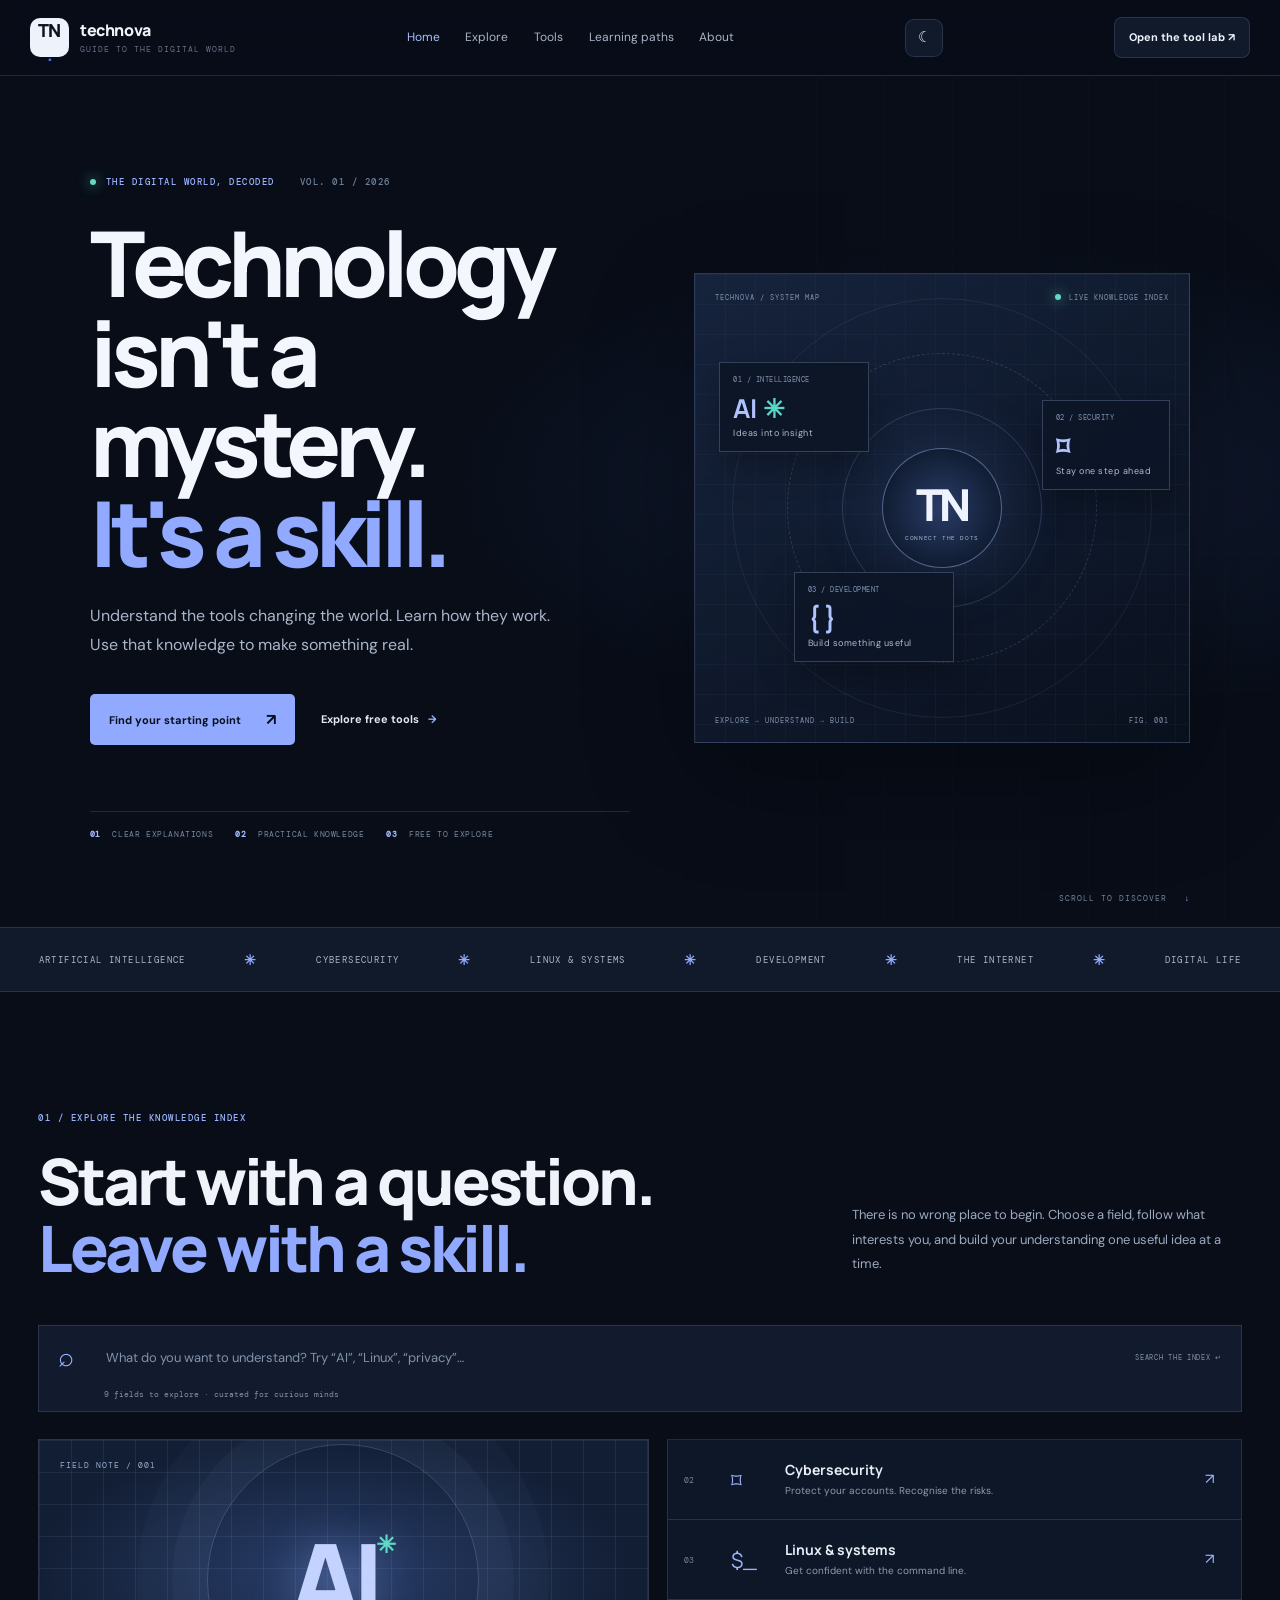
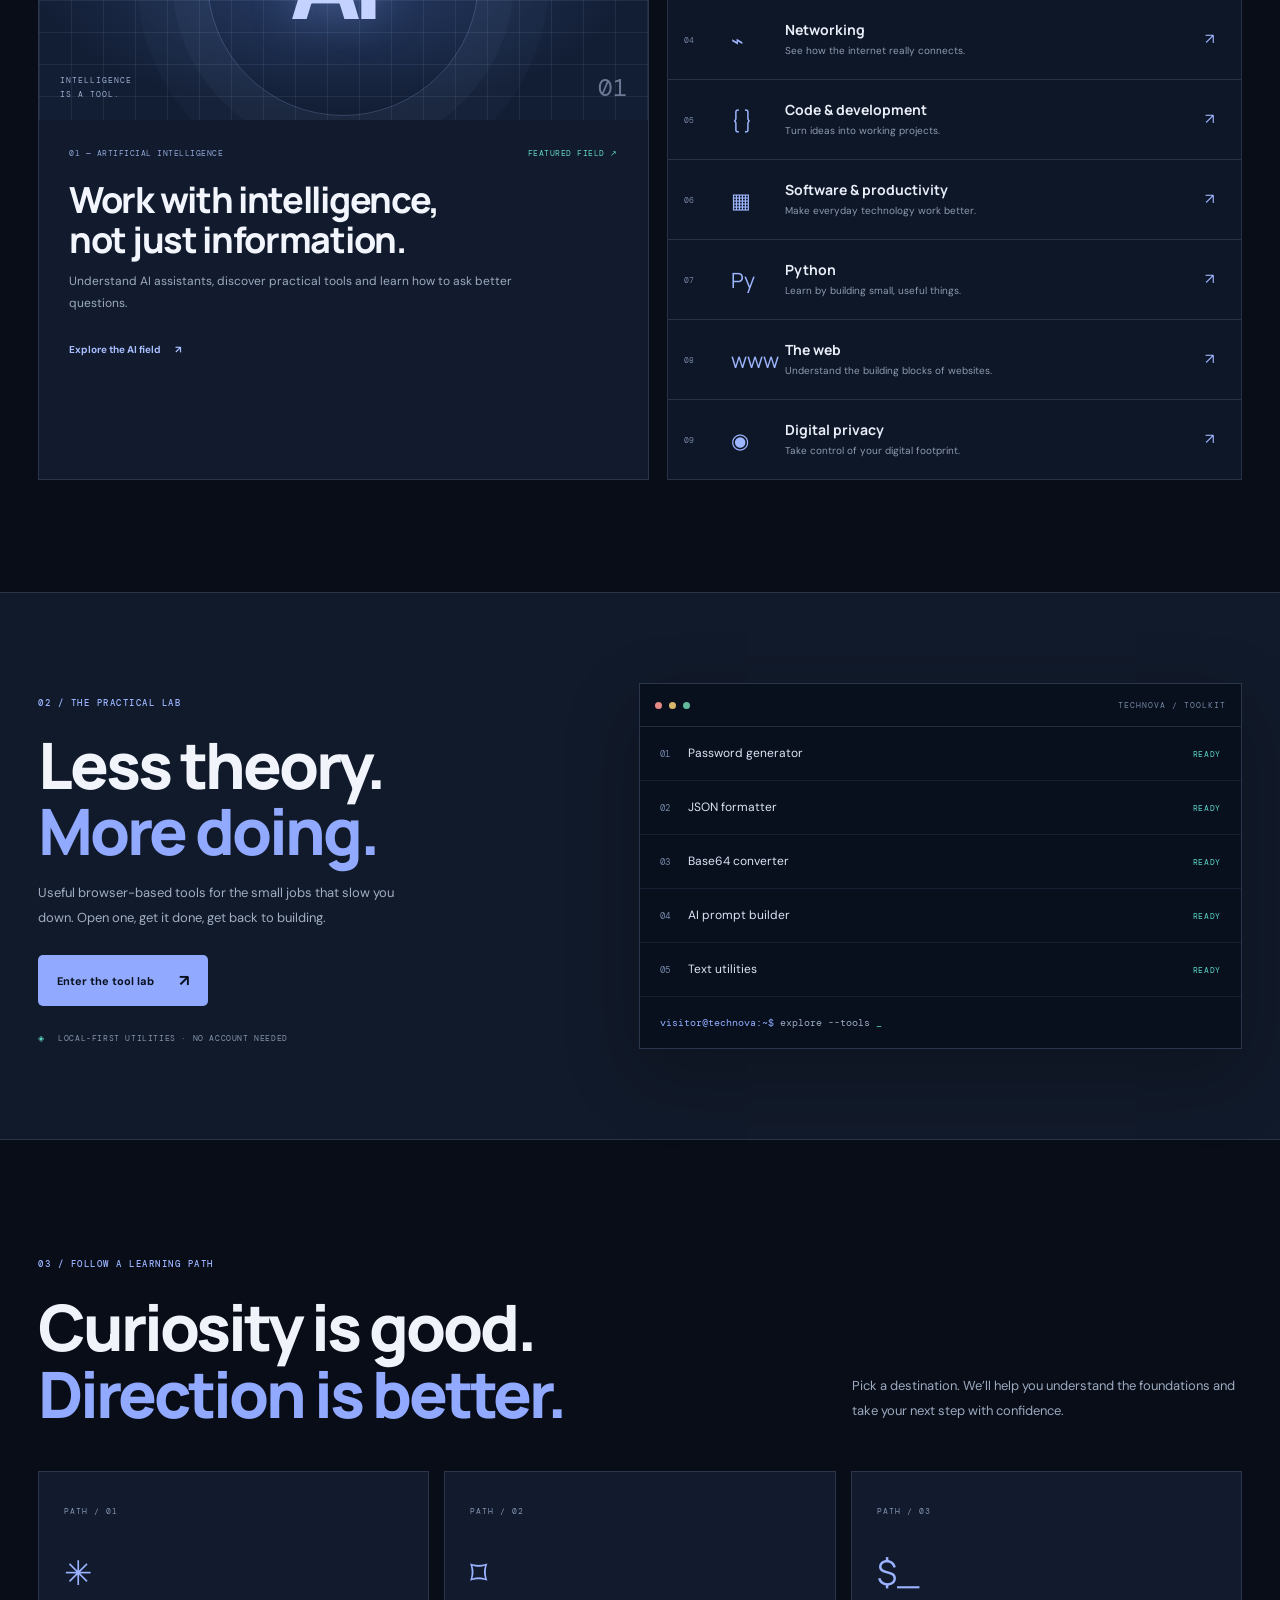
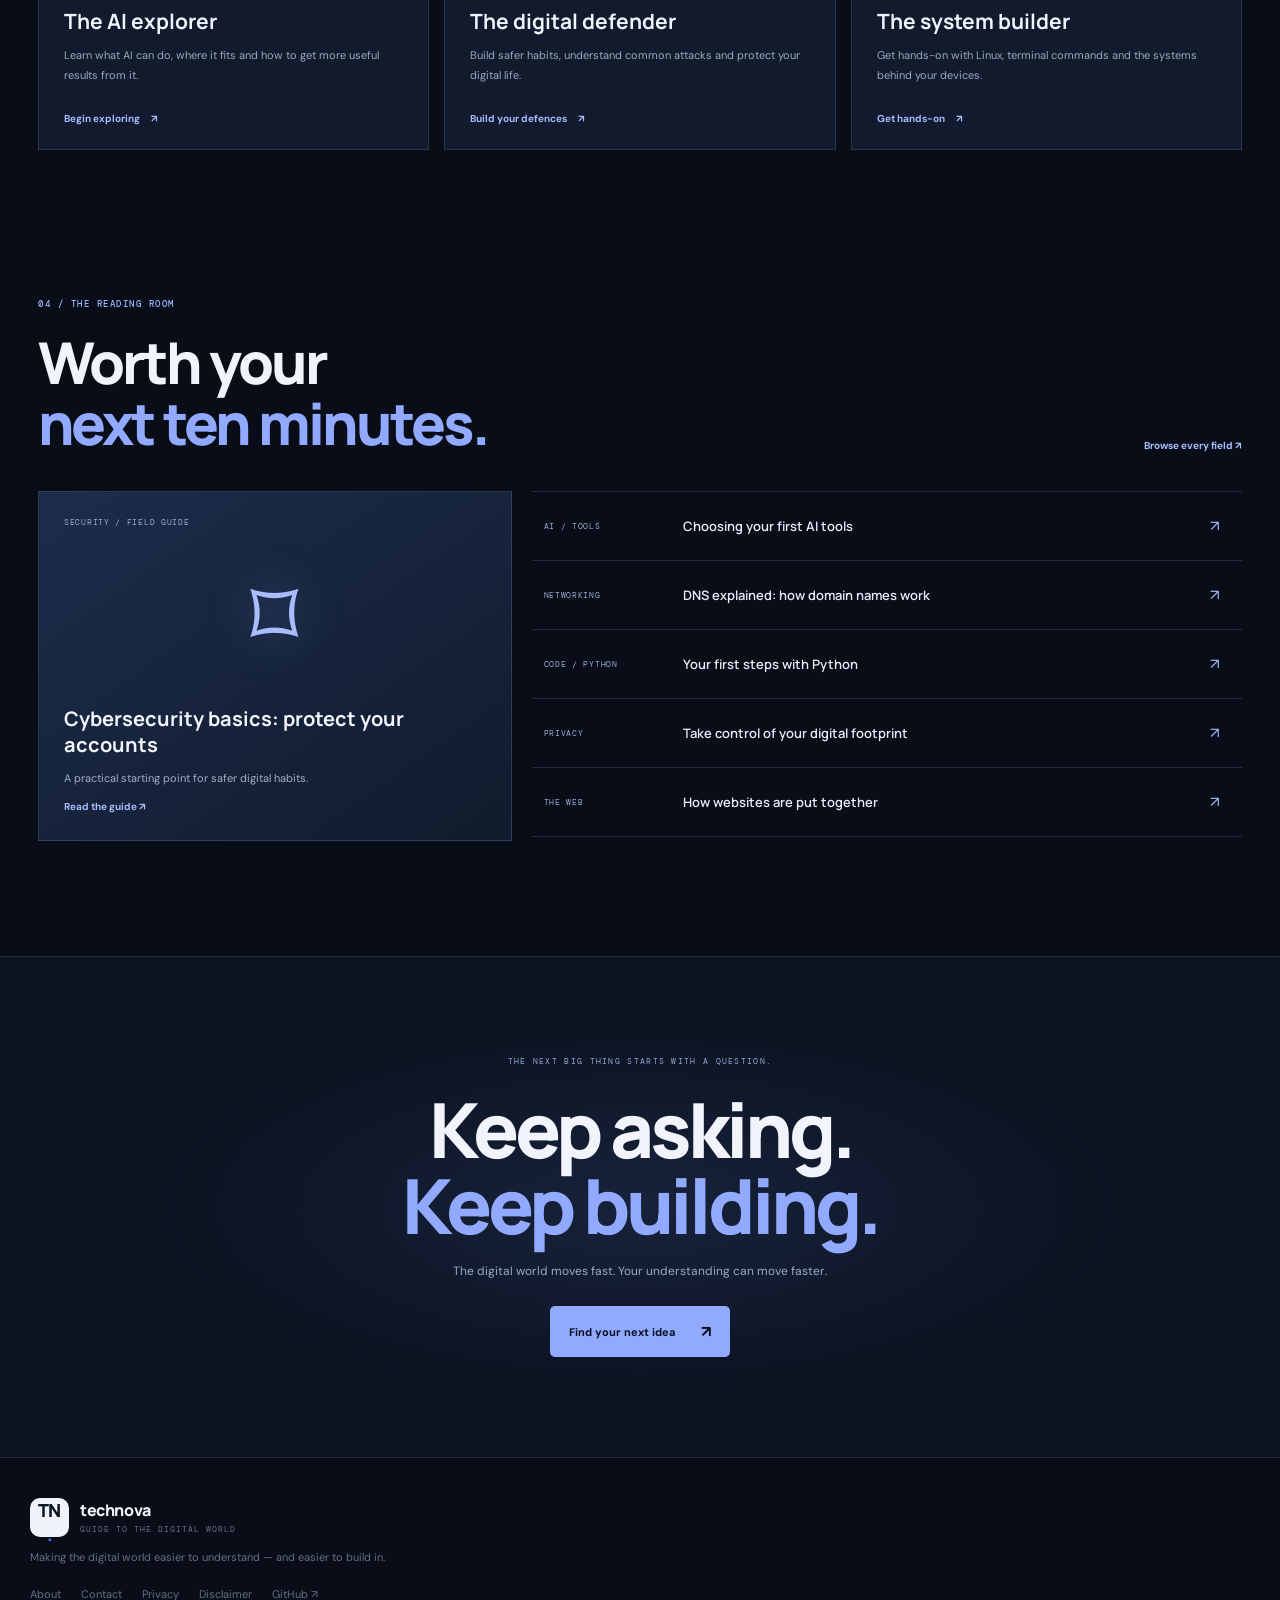
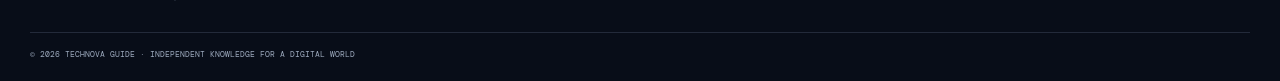
<file: technova-guide/index.html>
<!doctype html>
<html lang="en">
<head>
<meta charset="utf-8"><meta name="viewport" content="width=device-width,initial-scale=1">
<meta name="description" content="A smarter way to understand AI, cybersecurity, software, programming and the digital world. Practical guides and free tools from TechNova Guide.">
<meta name="theme-color" content="#080d18"><meta name="color-scheme" content="light dark">
<meta property="og:site_name" content="TechNova Guide"><meta property="og:url" content="https://technova-guide.neupanesisir2.workers.dev/">
<meta property="og:title" content="TechNova Guide — Technology, made understandable"><meta property="og:description" content="Learn the systems shaping tomorrow. Start building your skills today."><meta property="og:type" content="website">
<title>TechNova Guide — Technology, made understandable</title>
<link rel="canonical" href="https://technova-guide.neupanesisir2.workers.dev/"><link rel="icon" href="assets/favicon.svg">
<link rel="preconnect" href="https://fonts.googleapis.com"><link rel="preconnect" href="https://fonts.gstatic.com" crossorigin>
<link href="https://fonts.googleapis.com/css2?family=DM+Mono:wght@400;500&family=DM+Sans:wght@400;500;600;700&family=Manrope:wght@400;500;600;700;800&display=swap" rel="stylesheet">
<link rel="stylesheet" href="assets/style.css">
</head>
<body class="home-page nova-v2 tn-editorial">
<header class="tn-header"><a class="tn-brand" href="index.html" aria-label="TechNova Guide home"><b>TN<span>.</span></b><span>technova<small>GUIDE TO THE DIGITAL WORLD</small></span></a><button class="menu-toggle" aria-label="Open navigation" aria-expanded="false">☰</button><nav class="nav tn-nav" aria-label="Main navigation"><a class="active" href="index.html">Home</a><a href="#explore">Explore</a><a href="tools.html">Tools</a><a href="#paths">Learning paths</a><a href="about.html">About</a></nav><button class="theme-toggle" type="button" aria-label="Switch color theme">☾</button><a class="tn-cta" href="tools.html">Open the tool lab ↗</a></header>
<main>
<section class="nx-hero">
<div class="nx-hero-copy"><div class="nx-eyebrow"><i></i> THE DIGITAL WORLD, DECODED <span>VOL. 01 / 2026</span></div>
<h1>Technology<br>isn't a mystery.<br><em>It's a skill.</em></h1>
<p>Understand the tools changing the world. Learn how they work. Use that knowledge to make something real.</p>
<div class="nx-hero-actions"><a class="nx-primary" href="#explore">Find your starting point <span>↗</span></a><a class="nx-textlink" href="tools.html">Explore free tools <span>→</span></a></div>
<div class="nx-proof"><span><b>01</b> CLEAR EXPLANATIONS</span><span><b>02</b> PRACTICAL KNOWLEDGE</span><span><b>03</b> FREE TO EXPLORE</span></div></div>
<div class="nx-visual" aria-label="Abstract illustration of connected technology systems">
<div class="nx-visual-top"><span>TECHNOVA / SYSTEM MAP</span><span><i></i> LIVE KNOWLEDGE INDEX</span></div>
<div class="nx-orbit nx-orbit-a"></div><div class="nx-orbit nx-orbit-b"></div><div class="nx-orbit nx-orbit-c"></div>
<div class="nx-visual-center"><b>TN</b><small>CONNECT THE DOTS</small></div>
<div class="nx-float nx-float-ai"><small>01 / INTELLIGENCE</small><b>AI<span>✳</span></b><em>Ideas into insight</em></div>
<div class="nx-float nx-float-sec"><small>02 / SECURITY</small><b>⌑</b><em>Stay one step ahead</em></div>
<div class="nx-float nx-float-code"><small>03 / DEVELOPMENT</small><b>{ }</b><em>Build something useful</em></div>
<div class="nx-visual-bottom"><span>EXPLORE → UNDERSTAND → BUILD</span><span>FIG. 001</span></div>
</div>
<div class="nx-scroll">SCROLL TO DISCOVER <span>↓</span></div>
</section>
<div class="nx-marquee"><span>ARTIFICIAL INTELLIGENCE</span><b>✳</b><span>CYBERSECURITY</span><b>✳</b><span>LINUX & SYSTEMS</span><b>✳</b><span>DEVELOPMENT</span><b>✳</b><span>THE INTERNET</span><b>✳</b><span>DIGITAL LIFE</span></div>
<section class="nx-section nx-explore" id="explore">
<div class="nx-section-head"><div><span class="nx-index">01 / EXPLORE THE KNOWLEDGE INDEX</span><h2>Start with a question.<br><em>Leave with a skill.</em></h2></div><p>There is no wrong place to begin. Choose a field, follow what interests you, and build your understanding one useful idea at a time.</p></div>
<div class="nx-search"><span>⌕</span><input id="site-search" type="search" placeholder="What do you want to understand? Try “AI”, “Linux”, “privacy”…" aria-label="Search topics"><small>SEARCH THE INDEX ↵</small><p id="search-status" aria-live="polite">9 fields to explore · curated for curious minds</p></div>
<div class="nx-topic-layout">
<a class="nx-topic-feature" data-search="artificial intelligence ai prompts chatbots machine learning automation tools" href="articles/ai-tools-for-beginners.html"><div class="nx-feature-art"><span class="nx-art-caption">FIELD NOTE / 001</span><div class="nx-ai-glyph">AI<sup>✳</sup></div><div class="nx-feature-coordinates">INTELLIGENCE<br>IS A TOOL.</div><span class="nx-art-index">01</span></div><div class="nx-feature-copy"><div class="nx-topic-meta">01 — ARTIFICIAL INTELLIGENCE <span>FEATURED FIELD ↗</span></div><h3>Work with intelligence,<br>not just information.</h3><p>Understand AI assistants, discover practical tools and learn how to ask better questions.</p><b>Explore the AI field <span>↗</span></b></div></a>
<div class="nx-topic-list">
<a class="nx-topic-row" data-search="cybersecurity privacy passwords phishing online safety ethical security" href="articles/cybersecurity-basics.html"><span class="nx-topic-num">02</span><span class="nx-topic-symbol">⌑</span><span class="nx-topic-text"><b>Cybersecurity</b><small>Protect your accounts. Recognise the risks.</small></span><span class="nx-topic-arrow">↗</span></a>
<a class="nx-topic-row" data-search="linux ubuntu kali terminal operating system commands" href="articles/linux-for-beginners.html"><span class="nx-topic-num">03</span><span class="nx-topic-symbol">$_</span><span class="nx-topic-text"><b>Linux & systems</b><small>Get confident with the command line.</small></span><span class="nx-topic-arrow">↗</span></a>
<a class="nx-topic-row" data-search="networking dns ip wifi router internet protocols" href="articles/dns-explained.html"><span class="nx-topic-num">04</span><span class="nx-topic-symbol">⌁</span><span class="nx-topic-text"><b>Networking</b><small>See how the internet really connects.</small></span><span class="nx-topic-arrow">↗</span></a>
<a class="nx-topic-row" data-search="programming coding python javascript html css web development" href="articles/python-for-beginners.html"><span class="nx-topic-num">05</span><span class="nx-topic-symbol">{ }</span><span class="nx-topic-text"><b>Code & development</b><small>Turn ideas into working projects.</small></span><span class="nx-topic-arrow">↗</span></a>
<a class="nx-topic-row" data-search="software apps productivity digital tools pc troubleshooting windows" href="tools.html"><span class="nx-topic-num">06</span><span class="nx-topic-symbol">▦</span><span class="nx-topic-text"><b>Software & productivity</b><small>Make everyday technology work better.</small></span><span class="nx-topic-arrow">↗</span></a>
<a class="nx-topic-row" data-search="python programming coding variables loops beginner" href="articles/python-for-beginners.html"><span class="nx-topic-num">07</span><span class="nx-topic-symbol">Py</span><span class="nx-topic-text"><b>Python</b><small>Learn by building small, useful things.</small></span><span class="nx-topic-arrow">↗</span></a>
<a class="nx-topic-row" data-search="web development html css javascript websites" href="articles/web-development-basics.html"><span class="nx-topic-num">08</span><span class="nx-topic-symbol">www</span><span class="nx-topic-text"><b>The web</b><small>Understand the building blocks of websites.</small></span><span class="nx-topic-arrow">↗</span></a>
<a class="nx-topic-row" data-search="privacy data protection tracking browser permissions digital footprint" href="articles/digital-privacy-basics.html"><span class="nx-topic-num">09</span><span class="nx-topic-symbol">◉</span><span class="nx-topic-text"><b>Digital privacy</b><small>Take control of your digital footprint.</small></span><span class="nx-topic-arrow">↗</span></a>
</div></div><p id="no-results" hidden>No matching fields. Try a different search.</p>
</section>
<section class="nx-lab"><div class="nx-lab-inner"><div class="nx-lab-copy"><span class="nx-index">02 / THE PRACTICAL LAB</span><h2>Less theory.<br><em>More doing.</em></h2><p>Useful browser-based tools for the small jobs that slow you down. Open one, get it done, get back to building.</p><a class="nx-primary" href="tools.html">Enter the tool lab <span>↗</span></a><div class="nx-privacy-note"><span>◈</span> LOCAL-FIRST UTILITIES · NO ACCOUNT NEEDED</div></div><div class="nx-terminal"><div class="nx-terminal-bar"><span></span><span></span><span></span><small>TECHNOVA / TOOLKIT</small></div><div class="nx-terminal-line"><i>01</i><span>Password generator</span><b>READY</b></div><div class="nx-terminal-line"><i>02</i><span>JSON formatter</span><b>READY</b></div><div class="nx-terminal-line"><i>03</i><span>Base64 converter</span><b>READY</b></div><div class="nx-terminal-line"><i>04</i><span>AI prompt builder</span><b>READY</b></div><div class="nx-terminal-line"><i>05</i><span>Text utilities</span><b>READY</b></div><div class="nx-terminal-command"><span>visitor@technova:~$</span> explore --tools <i>_</i></div></div></div></section>
<section class="nx-section nx-paths" id="paths"><div class="nx-section-head"><div><span class="nx-index">03 / FOLLOW A LEARNING PATH</span><h2>Curiosity is good.<br><em>Direction is better.</em></h2></div><p>Pick a destination. We’ll help you understand the foundations and take your next step with confidence.</p></div><div class="nx-path-cards">
<a href="articles/ai-tools-for-beginners.html"><span class="nx-path-no">PATH / 01</span><div class="nx-path-icon">✳</div><h3>The AI explorer</h3><p>Learn what AI can do, where it fits and how to get more useful results from it.</p><b>Begin exploring <span>↗</span></b></a>
<a href="articles/cybersecurity-basics.html"><span class="nx-path-no">PATH / 02</span><div class="nx-path-icon">⌑</div><h3>The digital defender</h3><p>Build safer habits, understand common attacks and protect your digital life.</p><b>Build your defences <span>↗</span></b></a>
<a href="articles/linux-for-beginners.html"><span class="nx-path-no">PATH / 03</span><div class="nx-path-icon">$_</div><h3>The system builder</h3><p>Get hands-on with Linux, terminal commands and the systems behind your devices.</p><b>Get hands-on <span>↗</span></b></a>
</div></section>
<section class="nx-reading"><div class="nx-reading-head"><div><span class="nx-index">04 / THE READING ROOM</span><h2>Worth your<br><em>next ten minutes.</em></h2></div><a href="#explore">Browse every field ↗</a></div><div class="nx-reading-grid">
<a class="nx-read-feature" href="articles/cybersecurity-basics.html"><small>SECURITY / FIELD GUIDE</small><span class="nx-read-graphic">⌑</span><b>Cybersecurity basics: protect your accounts</b><p>A practical starting point for safer digital habits.</p><strong>Read the guide ↗</strong></a>
<div class="nx-read-list"><a href="articles/ai-tools-for-beginners.html"><small>AI / TOOLS</small><b>Choosing your first AI tools</b><span>↗</span></a><a href="articles/dns-explained.html"><small>NETWORKING</small><b>DNS explained: how domain names work</b><span>↗</span></a><a href="articles/python-for-beginners.html"><small>CODE / PYTHON</small><b>Your first steps with Python</b><span>↗</span></a><a href="articles/digital-privacy-basics.html"><small>PRIVACY</small><b>Take control of your digital footprint</b><span>↗</span></a><a href="articles/web-development-basics.html"><small>THE WEB</small><b>How websites are put together</b><span>↗</span></a></div>
</div></section>
<section class="nx-final"><span>THE NEXT BIG THING STARTS WITH A QUESTION.</span><h2>Keep asking.<br><em>Keep building.</em></h2><p>The digital world moves fast. Your understanding can move faster.</p><a class="nx-primary" href="#explore">Find your next idea <span>↗</span></a></section>
</main>
<footer class="tn-footer"><div><a class="tn-brand" href="index.html"><b>TN<span>.</span></b><span>technova<small>GUIDE TO THE DIGITAL WORLD</small></span></a><p>Making the digital world easier to understand — and easier to build in.</p><nav><a href="about.html">About</a><a href="contact.html">Contact</a><a href="privacy.html">Privacy</a><a href="disclaimer.html">Disclaimer</a><a href="https://github.com/neupanesisir2-bit/technova-guide">GitHub ↗</a></nav></div><small>© 2026 TECHNOVA GUIDE · INDEPENDENT KNOWLEDGE FOR A DIGITAL WORLD</small></footer>
<script src="assets/main.js"></script>
</body></html>
</file>
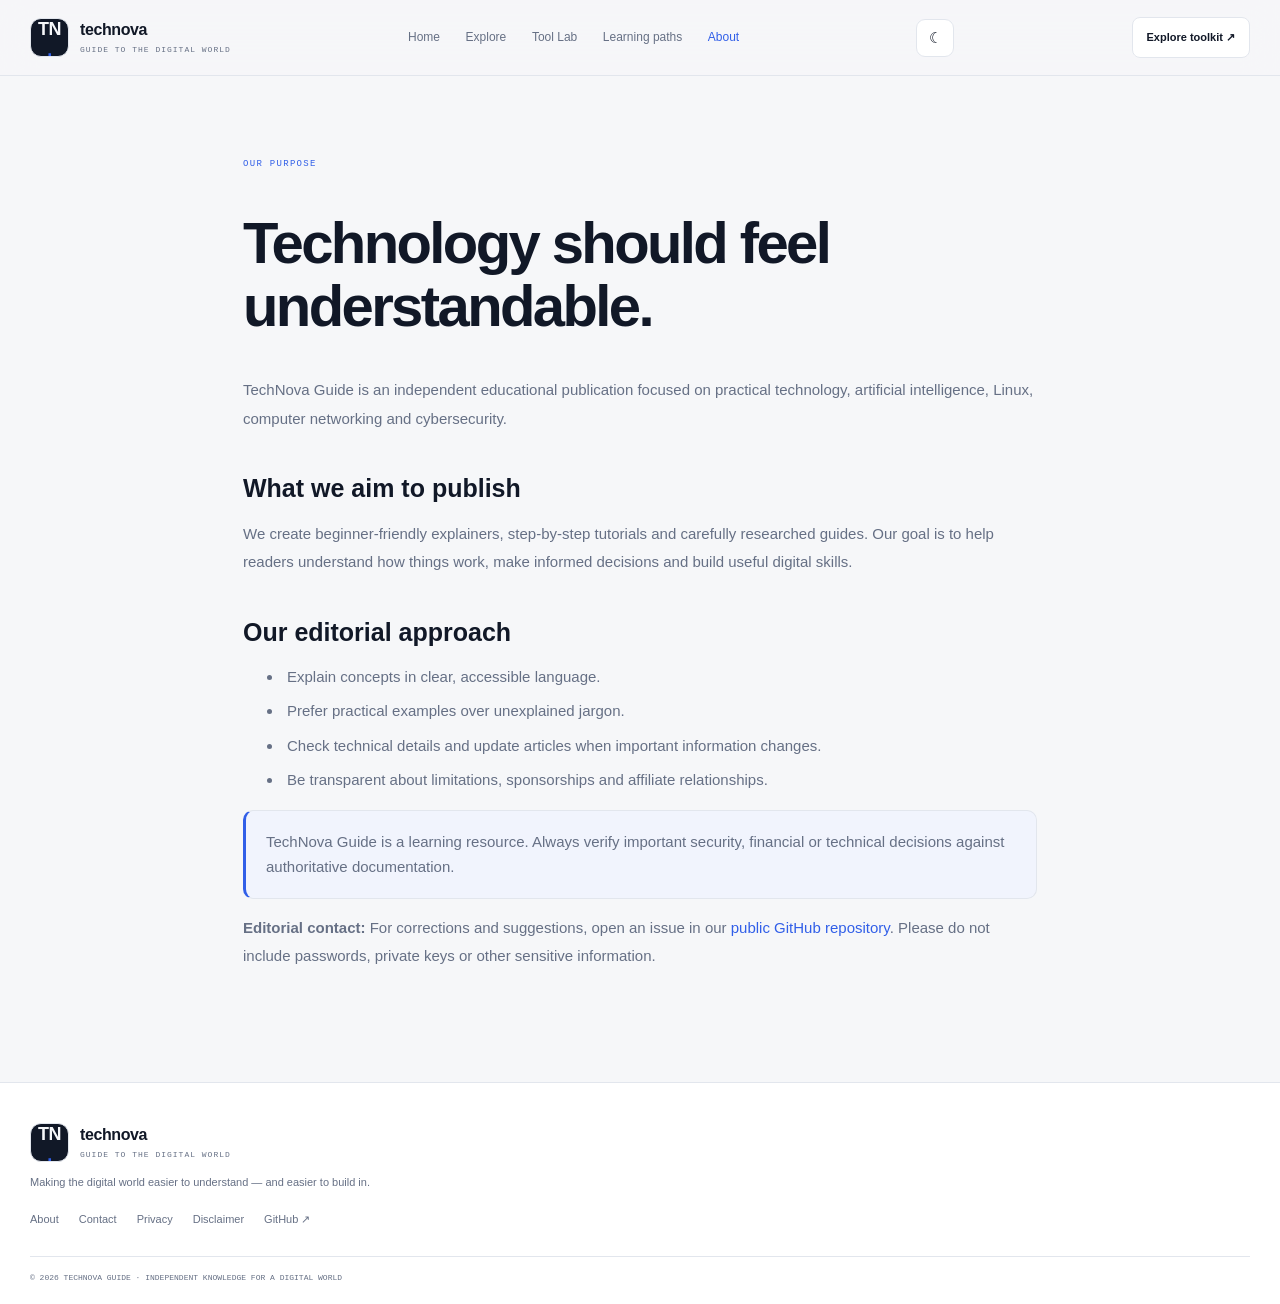
<file: technova-guide/about.html>
<!doctype html><html lang="en"><head><meta charset="utf-8"><meta name="viewport" content="width=device-width,initial-scale=1"><meta name="description" content="Learn about TechNova Guide and its mission to make technology easier to understand."><title>About — TechNova Guide</title><link rel="stylesheet" href="assets/style.css"><meta name="theme-color" content="#f6f7f9"><meta name="color-scheme" content="light dark"><link rel="canonical" href="https://technova-guide.neupanesisir2.workers.dev/about.html"></head><body class="nova-v2"><header class="tn-header"><a class="tn-brand" href="index.html" aria-label="TechNova Guide home"><b>TN<span>.</span></b><span>technova<small>GUIDE TO THE DIGITAL WORLD</small></span></a><button class="menu-toggle" aria-label="Open navigation" aria-expanded="false">☰</button><nav class="tn-nav nav" aria-label="Main navigation"><a href="index.html">Home</a><a href="index.html#explore">Explore</a><a  href="tools.html">Tool Lab</a><a href="index.html#paths">Learning paths</a><a class="active" href="about.html">About</a></nav><button class="theme-toggle" type="button" aria-label="Switch color theme">☾</button><a class="tn-cta" href="tools.html">Explore toolkit ↗</a></header><main class="page-wrap"><span class="eyebrow">OUR PURPOSE</span><h1>Technology should feel understandable.</h1><p>TechNova Guide is an independent educational publication focused on practical technology, artificial intelligence, Linux, computer networking and cybersecurity.</p><h2>What we aim to publish</h2><p>We create beginner-friendly explainers, step-by-step tutorials and carefully researched guides. Our goal is to help readers understand how things work, make informed decisions and build useful digital skills.</p><h2>Our editorial approach</h2><ul><li>Explain concepts in clear, accessible language.</li><li>Prefer practical examples over unexplained jargon.</li><li>Check technical details and update articles when important information changes.</li><li>Be transparent about limitations, sponsorships and affiliate relationships.</li></ul><div class="callout">TechNova Guide is a learning resource. Always verify important security, financial or technical decisions against authoritative documentation.</div><p><b>Editorial contact:</b> For corrections and suggestions, open an issue in our <a href="https://github.com/neupanesisir2-bit/technova-guide">public GitHub repository</a>. Please do not include passwords, private keys or other sensitive information.</p></main><footer class="tn-footer"><div><a class="tn-brand" href="index.html"><b>TN<span>.</span></b><span>technova<small>GUIDE TO THE DIGITAL WORLD</small></span></a><p>Making the digital world easier to understand — and easier to build in.</p><nav><a href="about.html">About</a><a href="contact.html">Contact</a><a href="privacy.html">Privacy</a><a href="disclaimer.html">Disclaimer</a><a href="https://github.com/neupanesisir2-bit/technova-guide">GitHub ↗</a></nav></div><small>© 2026 TECHNOVA GUIDE · INDEPENDENT KNOWLEDGE FOR A DIGITAL WORLD</small></footer><script src="assets/main.js"></script></body></html>
</file>
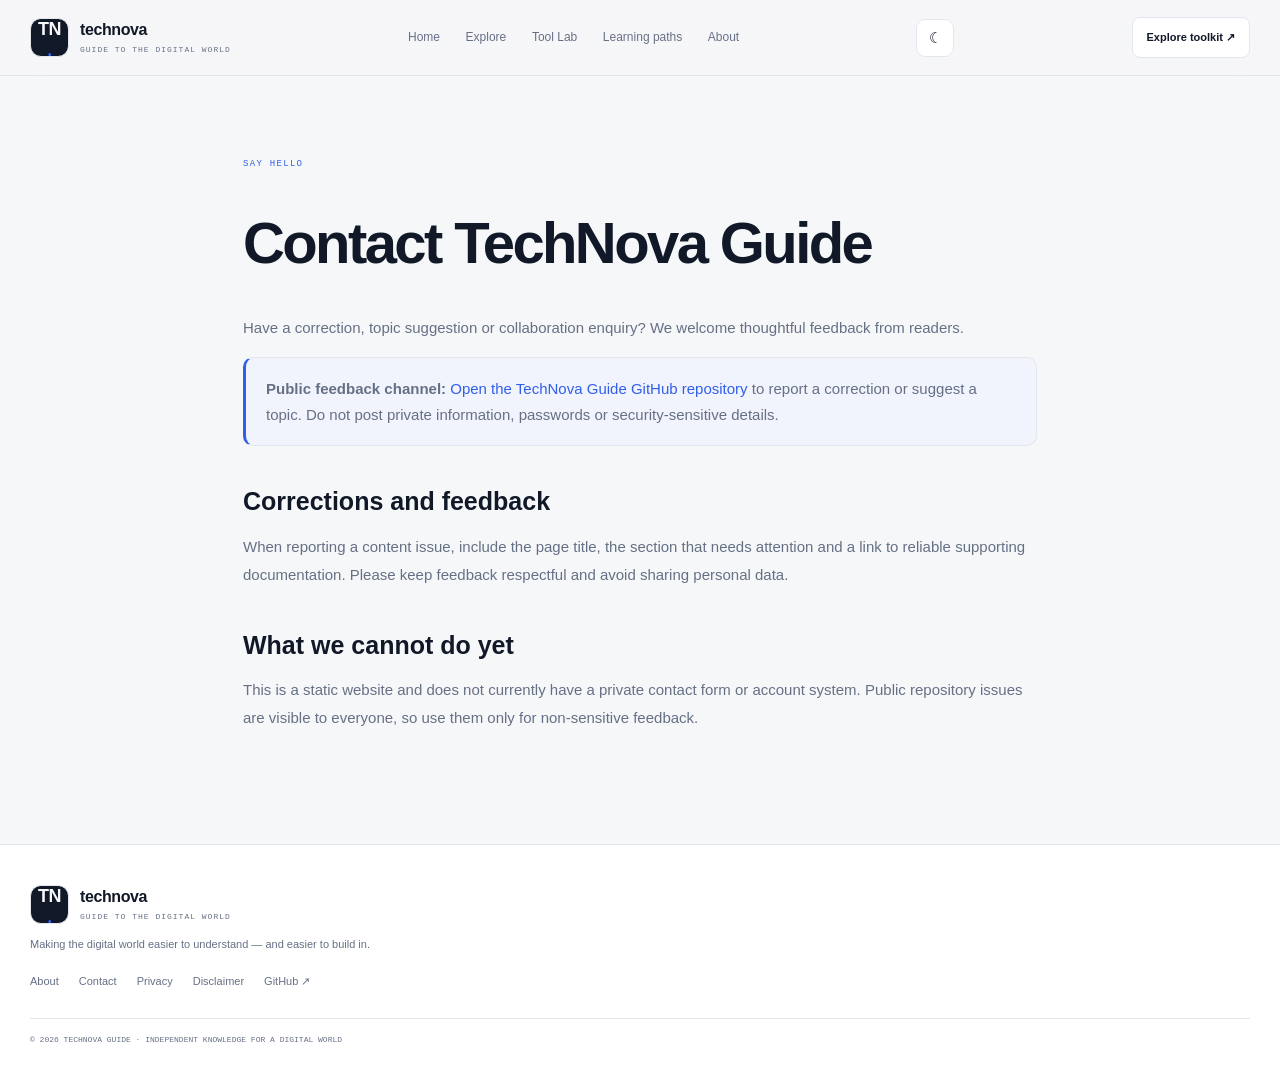
<file: technova-guide/contact.html>
<!doctype html><html lang="en"><head><meta charset="utf-8"><meta name="viewport" content="width=device-width,initial-scale=1"><meta name="description" content="Contact TechNova Guide with corrections, questions or editorial enquiries."><title>Contact — TechNova Guide</title><link rel="stylesheet" href="assets/style.css"><meta name="theme-color" content="#f6f7f9"><meta name="color-scheme" content="light dark"><link rel="canonical" href="https://technova-guide.neupanesisir2.workers.dev/contact.html"></head><body class="nova-v2"><header class="tn-header"><a class="tn-brand" href="index.html" aria-label="TechNova Guide home"><b>TN<span>.</span></b><span>technova<small>GUIDE TO THE DIGITAL WORLD</small></span></a><button class="menu-toggle" aria-label="Open navigation" aria-expanded="false">☰</button><nav class="tn-nav nav" aria-label="Main navigation"><a href="index.html">Home</a><a href="index.html#explore">Explore</a><a  href="tools.html">Tool Lab</a><a href="index.html#paths">Learning paths</a><a  href="about.html">About</a></nav><button class="theme-toggle" type="button" aria-label="Switch color theme">☾</button><a class="tn-cta" href="tools.html">Explore toolkit ↗</a></header><main class="page-wrap"><span class="eyebrow">SAY HELLO</span><h1>Contact TechNova Guide</h1><p>Have a correction, topic suggestion or collaboration enquiry? We welcome thoughtful feedback from readers.</p><div class="callout"><b>Public feedback channel:</b> <a href="https://github.com/neupanesisir2-bit/technova-guide">Open the TechNova Guide GitHub repository</a> to report a correction or suggest a topic. Do not post private information, passwords or security-sensitive details.</div><h2>Corrections and feedback</h2><p>When reporting a content issue, include the page title, the section that needs attention and a link to reliable supporting documentation. Please keep feedback respectful and avoid sharing personal data.</p><h2>What we cannot do yet</h2><p>This is a static website and does not currently have a private contact form or account system. Public repository issues are visible to everyone, so use them only for non-sensitive feedback.</p></main><footer class="tn-footer"><div><a class="tn-brand" href="index.html"><b>TN<span>.</span></b><span>technova<small>GUIDE TO THE DIGITAL WORLD</small></span></a><p>Making the digital world easier to understand — and easier to build in.</p><nav><a href="about.html">About</a><a href="contact.html">Contact</a><a href="privacy.html">Privacy</a><a href="disclaimer.html">Disclaimer</a><a href="https://github.com/neupanesisir2-bit/technova-guide">GitHub ↗</a></nav></div><small>© 2026 TECHNOVA GUIDE · INDEPENDENT KNOWLEDGE FOR A DIGITAL WORLD</small></footer><script src="assets/main.js"></script></body></html>
</file>
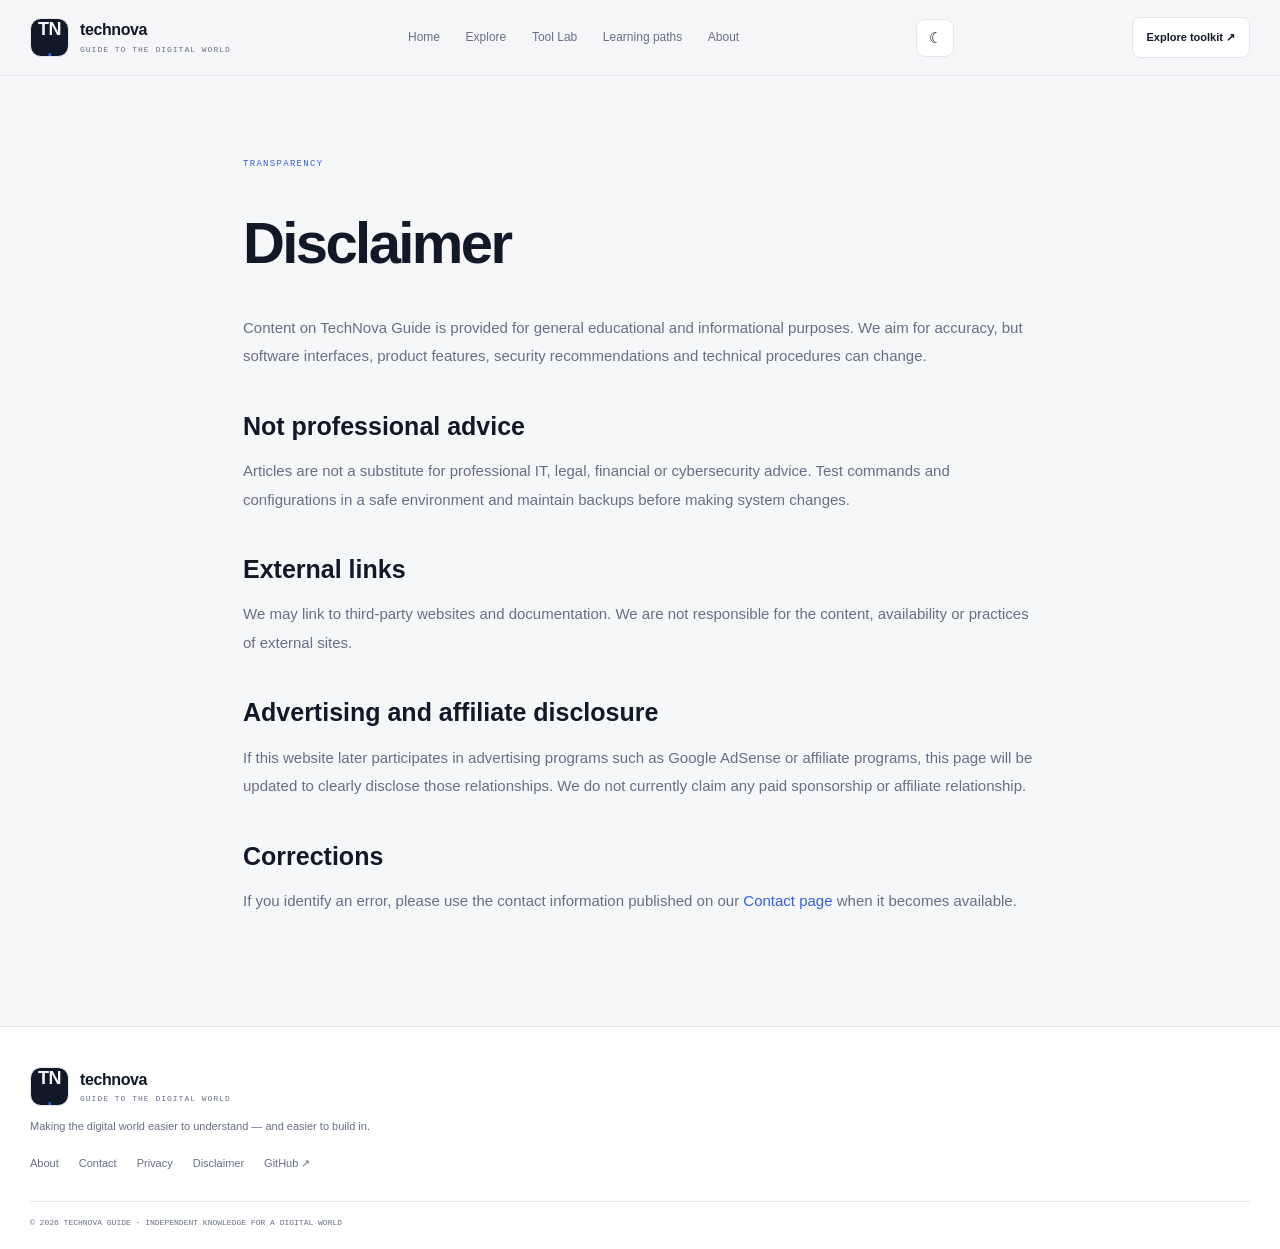
<file: technova-guide/disclaimer.html>
<!doctype html><html lang="en"><head><meta charset="utf-8"><meta name="viewport" content="width=device-width,initial-scale=1"><meta name="description" content="Editorial and educational disclaimer for TechNova Guide."><title>Disclaimer — TechNova Guide</title><link rel="stylesheet" href="assets/style.css"><meta name="theme-color" content="#f6f7f9"><meta name="color-scheme" content="light dark"><link rel="canonical" href="https://technova-guide.neupanesisir2.workers.dev/disclaimer.html"></head><body class="nova-v2"><header class="tn-header"><a class="tn-brand" href="index.html" aria-label="TechNova Guide home"><b>TN<span>.</span></b><span>technova<small>GUIDE TO THE DIGITAL WORLD</small></span></a><button class="menu-toggle" aria-label="Open navigation" aria-expanded="false">☰</button><nav class="tn-nav nav" aria-label="Main navigation"><a href="index.html">Home</a><a href="index.html#explore">Explore</a><a  href="tools.html">Tool Lab</a><a href="index.html#paths">Learning paths</a><a  href="about.html">About</a></nav><button class="theme-toggle" type="button" aria-label="Switch color theme">☾</button><a class="tn-cta" href="tools.html">Explore toolkit ↗</a></header><main class="page-wrap"><span class="eyebrow">TRANSPARENCY</span><h1>Disclaimer</h1><p>Content on TechNova Guide is provided for general educational and informational purposes. We aim for accuracy, but software interfaces, product features, security recommendations and technical procedures can change.</p><h2>Not professional advice</h2><p>Articles are not a substitute for professional IT, legal, financial or cybersecurity advice. Test commands and configurations in a safe environment and maintain backups before making system changes.</p><h2>External links</h2><p>We may link to third-party websites and documentation. We are not responsible for the content, availability or practices of external sites.</p><h2>Advertising and affiliate disclosure</h2><p>If this website later participates in advertising programs such as Google AdSense or affiliate programs, this page will be updated to clearly disclose those relationships. We do not currently claim any paid sponsorship or affiliate relationship.</p><h2>Corrections</h2><p>If you identify an error, please use the contact information published on our <a href="contact.html">Contact page</a> when it becomes available.</p></main><footer class="tn-footer"><div><a class="tn-brand" href="index.html"><b>TN<span>.</span></b><span>technova<small>GUIDE TO THE DIGITAL WORLD</small></span></a><p>Making the digital world easier to understand — and easier to build in.</p><nav><a href="about.html">About</a><a href="contact.html">Contact</a><a href="privacy.html">Privacy</a><a href="disclaimer.html">Disclaimer</a><a href="https://github.com/neupanesisir2-bit/technova-guide">GitHub ↗</a></nav></div><small>© 2026 TECHNOVA GUIDE · INDEPENDENT KNOWLEDGE FOR A DIGITAL WORLD</small></footer><script src="assets/main.js"></script></body></html>
</file>
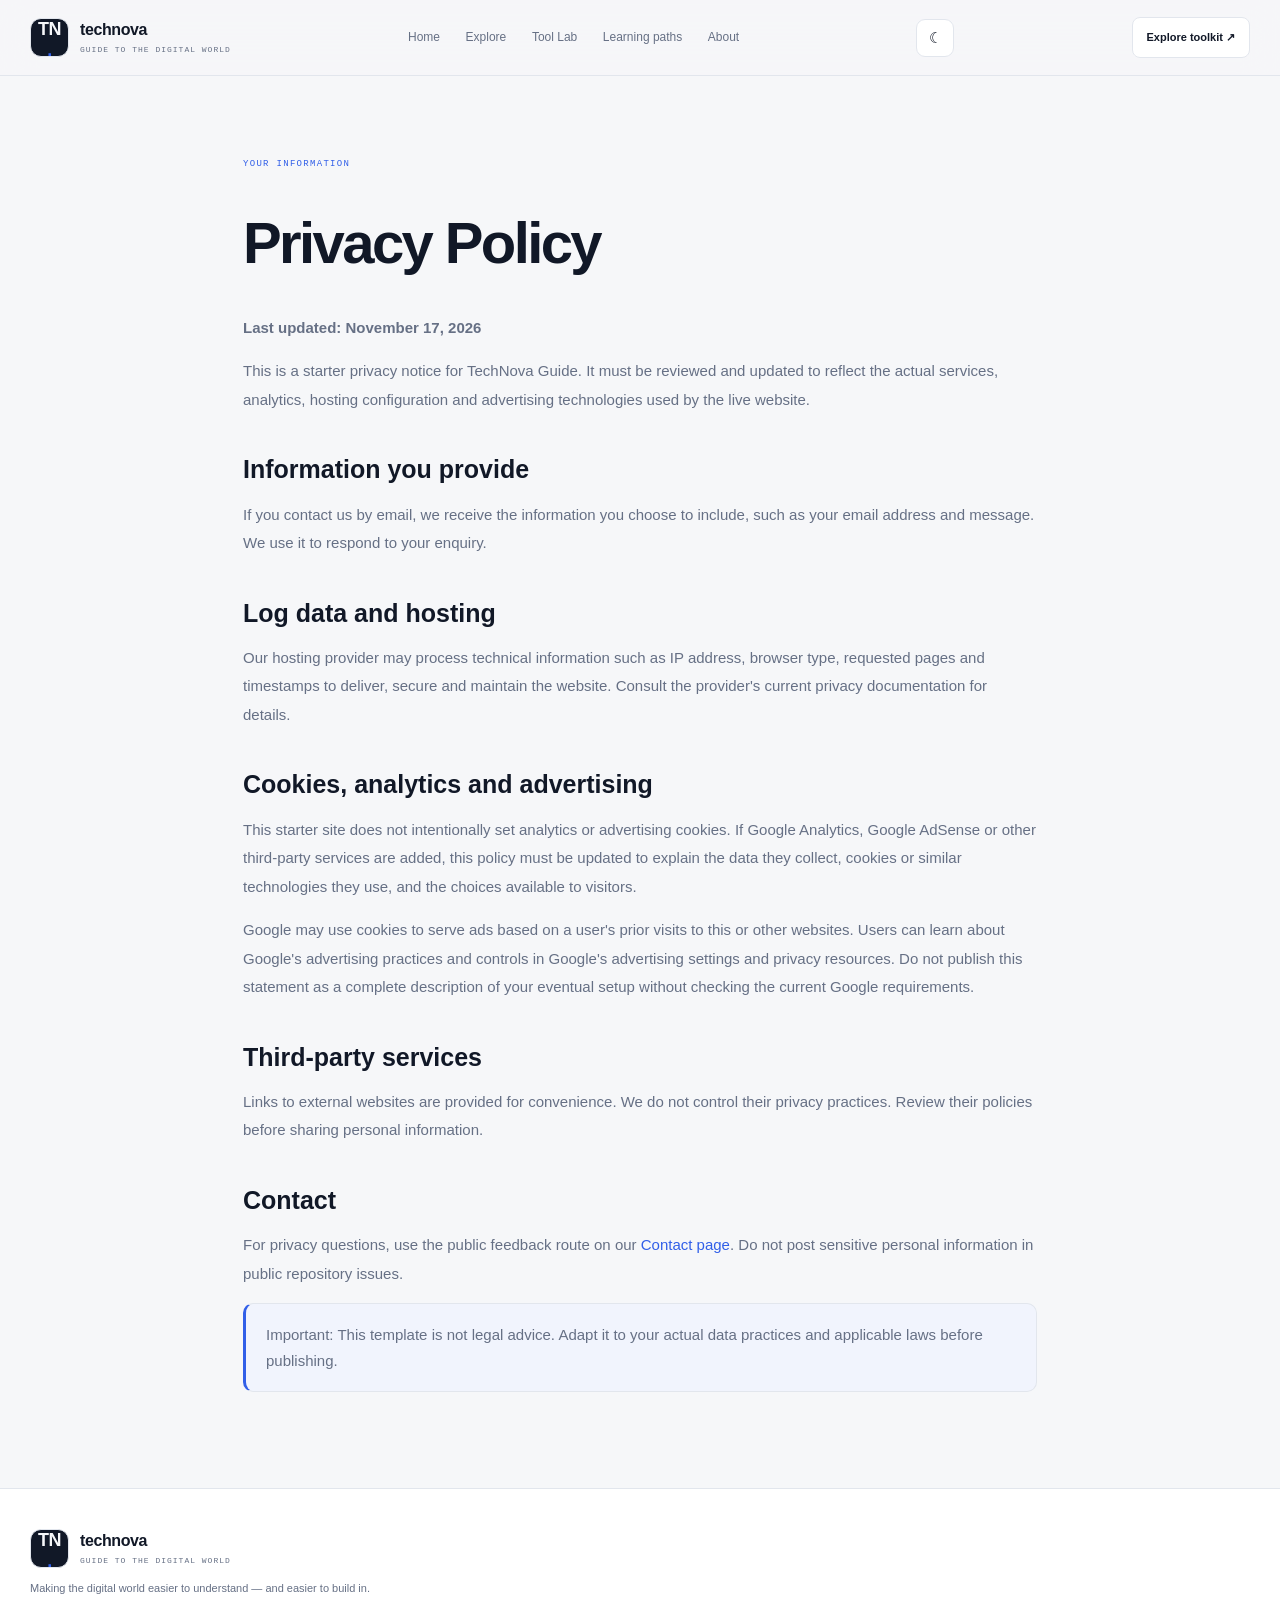
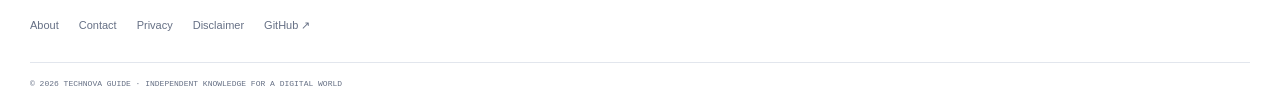
<file: technova-guide/privacy.html>
<!doctype html><html lang="en"><head><meta charset="utf-8"><meta name="viewport" content="width=device-width,initial-scale=1"><meta name="description" content="Privacy information for visitors to TechNova Guide."><title>Privacy Policy — TechNova Guide</title><link rel="stylesheet" href="assets/style.css"><meta name="theme-color" content="#f6f7f9"><meta name="color-scheme" content="light dark"><link rel="canonical" href="https://technova-guide.neupanesisir2.workers.dev/privacy.html"></head><body class="nova-v2"><header class="tn-header"><a class="tn-brand" href="index.html" aria-label="TechNova Guide home"><b>TN<span>.</span></b><span>technova<small>GUIDE TO THE DIGITAL WORLD</small></span></a><button class="menu-toggle" aria-label="Open navigation" aria-expanded="false">☰</button><nav class="tn-nav nav" aria-label="Main navigation"><a href="index.html">Home</a><a href="index.html#explore">Explore</a><a  href="tools.html">Tool Lab</a><a href="index.html#paths">Learning paths</a><a  href="about.html">About</a></nav><button class="theme-toggle" type="button" aria-label="Switch color theme">☾</button><a class="tn-cta" href="tools.html">Explore toolkit ↗</a></header><main class="page-wrap"><span class="eyebrow">YOUR INFORMATION</span><h1>Privacy Policy</h1><p><b>Last updated: November 17, 2026</b></p><p>This is a starter privacy notice for TechNova Guide. It must be reviewed and updated to reflect the actual services, analytics, hosting configuration and advertising technologies used by the live website.</p><h2>Information you provide</h2><p>If you contact us by email, we receive the information you choose to include, such as your email address and message. We use it to respond to your enquiry.</p><h2>Log data and hosting</h2><p>Our hosting provider may process technical information such as IP address, browser type, requested pages and timestamps to deliver, secure and maintain the website. Consult the provider's current privacy documentation for details.</p><h2>Cookies, analytics and advertising</h2><p>This starter site does not intentionally set analytics or advertising cookies. If Google Analytics, Google AdSense or other third-party services are added, this policy must be updated to explain the data they collect, cookies or similar technologies they use, and the choices available to visitors.</p><p>Google may use cookies to serve ads based on a user's prior visits to this or other websites. Users can learn about Google's advertising practices and controls in Google's advertising settings and privacy resources. Do not publish this statement as a complete description of your eventual setup without checking the current Google requirements.</p><h2>Third-party services</h2><p>Links to external websites are provided for convenience. We do not control their privacy practices. Review their policies before sharing personal information.</p><h2>Contact</h2><p>For privacy questions, use the public feedback route on our <a href="contact.html">Contact page</a>. Do not post sensitive personal information in public repository issues.</p><div class="callout">Important: This template is not legal advice. Adapt it to your actual data practices and applicable laws before publishing.</div></main><footer class="tn-footer"><div><a class="tn-brand" href="index.html"><b>TN<span>.</span></b><span>technova<small>GUIDE TO THE DIGITAL WORLD</small></span></a><p>Making the digital world easier to understand — and easier to build in.</p><nav><a href="about.html">About</a><a href="contact.html">Contact</a><a href="privacy.html">Privacy</a><a href="disclaimer.html">Disclaimer</a><a href="https://github.com/neupanesisir2-bit/technova-guide">GitHub ↗</a></nav></div><small>© 2026 TECHNOVA GUIDE · INDEPENDENT KNOWLEDGE FOR A DIGITAL WORLD</small></footer><script src="assets/main.js"></script></body></html>
</file>
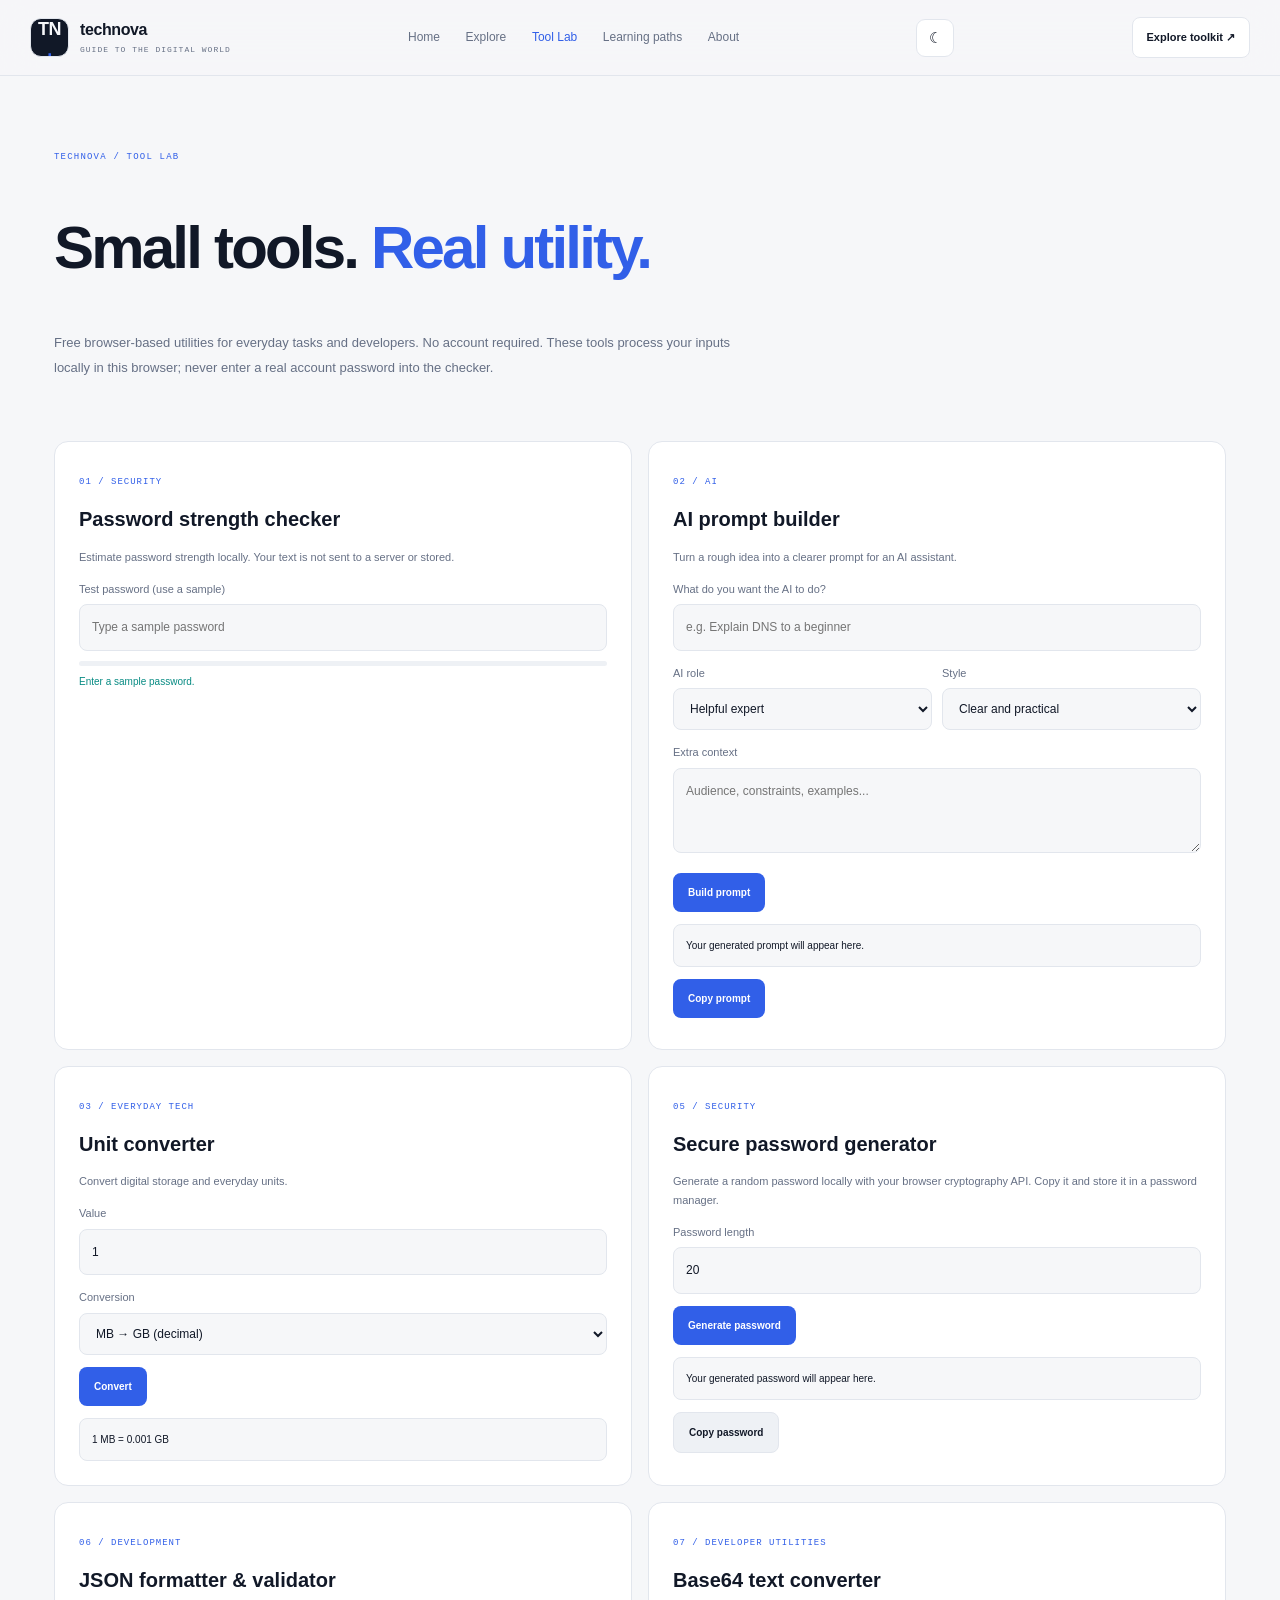
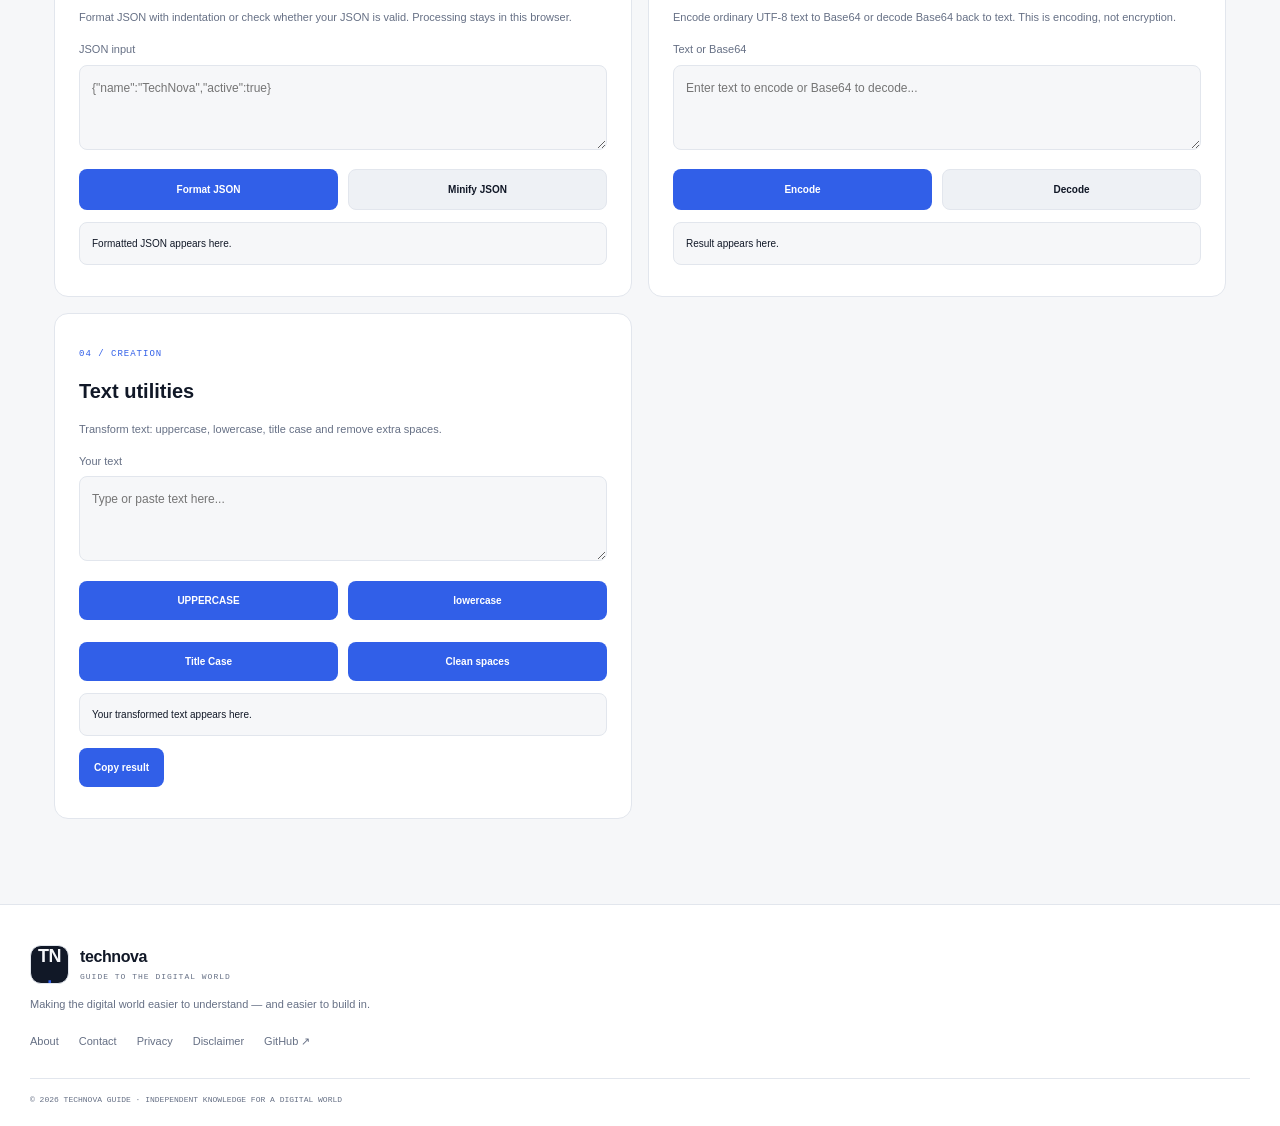
<file: technova-guide/tools.html>
<!doctype html><html lang="en"><head><meta charset="utf-8"><meta name="viewport" content="width=device-width, initial-scale=1"><meta name="description" content="Free browser-based technology tools: password strength checker, AI prompt builder, unit converter and text utilities."><meta name="theme-color" content="#080b16"><title>Free Tech Tools — TechNova Guide</title><link rel="canonical" href="https://technova-guide.neupanesisir2.workers.dev/tools.html"><link rel="stylesheet" href="assets/style.css"></head><body class="nova-v2"><header class="tn-header"><a class="tn-brand" href="index.html" aria-label="TechNova Guide home"><b>TN<span>.</span></b><span>technova<small>GUIDE TO THE DIGITAL WORLD</small></span></a><button class="menu-toggle" aria-label="Open navigation" aria-expanded="false">☰</button><nav class="tn-nav nav" aria-label="Main navigation"><a href="index.html">Home</a><a href="index.html#explore">Explore</a><a class="active" href="tools.html">Tool Lab</a><a href="index.html#paths">Learning paths</a><a  href="about.html">About</a></nav><button class="theme-toggle" type="button" aria-label="Switch color theme">☾</button><a class="tn-cta" href="tools.html">Explore toolkit ↗</a></header><main><section class="tool-hero"><small>TECHNOVA / TOOL LAB</small><h1>Small tools. <span style="color:#67f0df">Real utility.</span></h1><p>Free browser-based utilities for everyday tasks and developers. No account required. These tools process your inputs locally in this browser; never enter a real account password into the checker.</p></section><section class="tool-grid"><article class="tool-card"><small>01 / SECURITY</small><h2>Password strength checker</h2><p>Estimate password strength locally. Your text is not sent to a server or stored.</p><label for="pw">Test password (use a sample)</label><input id="pw" type="password" autocomplete="off" placeholder="Type a sample password"><div class="meter"><span id="meter"></span></div><div class="tool-status" id="pwstatus">Enter a sample password.</div></article><article class="tool-card"><small>02 / AI</small><h2>AI prompt builder</h2><p>Turn a rough idea into a clearer prompt for an AI assistant.</p><label for="task">What do you want the AI to do?</label><input id="task" placeholder="e.g. Explain DNS to a beginner"><div class="inline-controls"><div><label for="role">AI role</label><select id="role"><option>Helpful expert</option><option>Patient teacher</option><option>Software developer</option><option>Research assistant</option></select></div><div><label for="tone">Style</label><select id="tone"><option>Clear and practical</option><option>Beginner-friendly</option><option>Detailed and technical</option><option>Concise</option></select></div></div><label for="context">Extra context</label><textarea id="context" placeholder="Audience, constraints, examples..."></textarea><button id="build">Build prompt</button><div class="tool-output" id="prompt-output">Your generated prompt will appear here.</div><button id="copy-prompt">Copy prompt</button><div class="tool-status" id="prompt-status"></div></article><article class="tool-card"><small>03 / EVERYDAY TECH</small><h2>Unit converter</h2><p>Convert digital storage and everyday units.</p><label for="value">Value</label><input id="value" type="number" value="1" step="any"><label for="conversion">Conversion</label><select id="conversion"><option value="mbgb">MB → GB (decimal)</option><option value="gbmb">GB → MB (decimal)</option><option value="gbtb">GB → TB (decimal)</option><option value="kmmi">Kilometres → Miles</option><option value="mikm">Miles → Kilometres</option><option value="cf">°C → °F</option><option value="fc">°F → °C</option></select><button id="convert">Convert</button><div class="tool-output" id="converted">1 MB = 0.001 GB</div></article><article class="tool-card"><small>05 / SECURITY</small><h2>Secure password generator</h2><p>Generate a random password locally with your browser cryptography API. Copy it and store it in a password manager.</p><label for="pw-length">Password length</label><input id="pw-length" type="number" min="12" max="64" value="20"><button id="generate-password">Generate password</button><div class="tool-output" id="generated-password" aria-live="polite">Your generated password will appear here.</div><button class="secondary-button" id="copy-generated">Copy password</button><div class="tool-status" id="generated-status" aria-live="polite"></div></article><article class="tool-card"><small>06 / DEVELOPMENT</small><h2>JSON formatter & validator</h2><p>Format JSON with indentation or check whether your JSON is valid. Processing stays in this browser.</p><label for="json-input">JSON input</label><textarea id="json-input" placeholder='{"name":"TechNova","active":true}'></textarea><div class="inline-controls"><button id="format-json">Format JSON</button><button class="secondary-button" id="minify-json">Minify JSON</button></div><div class="tool-output" id="json-output" aria-live="polite">Formatted JSON appears here.</div><div class="tool-status" id="json-status" aria-live="polite"></div></article><article class="tool-card"><small>07 / DEVELOPER UTILITIES</small><h2>Base64 text converter</h2><p>Encode ordinary UTF-8 text to Base64 or decode Base64 back to text. This is encoding, not encryption.</p><label for="base64-input">Text or Base64</label><textarea id="base64-input" placeholder="Enter text to encode or Base64 to decode..."></textarea><div class="inline-controls"><button id="base64-encode">Encode</button><button class="secondary-button" id="base64-decode">Decode</button></div><div class="tool-output" id="base64-output" aria-live="polite">Result appears here.</div><div class="tool-status" id="base64-status" aria-live="polite"></div></article><article class="tool-card" id="text-tools"><small>04 / CREATION</small><h2>Text utilities</h2><p>Transform text: uppercase, lowercase, title case and remove extra spaces.</p><label for="rawtext">Your text</label><textarea id="rawtext" placeholder="Type or paste text here..."></textarea><div class="inline-controls"><button data-action="upper">UPPERCASE</button><button data-action="lower">lowercase</button><button data-action="title">Title Case</button><button data-action="clean">Clean spaces</button></div><div class="tool-output" id="text-output">Your transformed text appears here.</div><button id="copy-text">Copy result</button><div class="tool-status" id="text-status"></div></article></section></main><footer class="tn-footer"><div><a class="tn-brand" href="index.html"><b>TN<span>.</span></b><span>technova<small>GUIDE TO THE DIGITAL WORLD</small></span></a><p>Making the digital world easier to understand — and easier to build in.</p><nav><a href="about.html">About</a><a href="contact.html">Contact</a><a href="privacy.html">Privacy</a><a href="disclaimer.html">Disclaimer</a><a href="https://github.com/neupanesisir2-bit/technova-guide">GitHub ↗</a></nav></div><small>© 2026 TECHNOVA GUIDE · INDEPENDENT KNOWLEDGE FOR A DIGITAL WORLD</small></footer><script src="assets/main.js"></script><script src="assets/tools.js"></script></body></html>
</file>
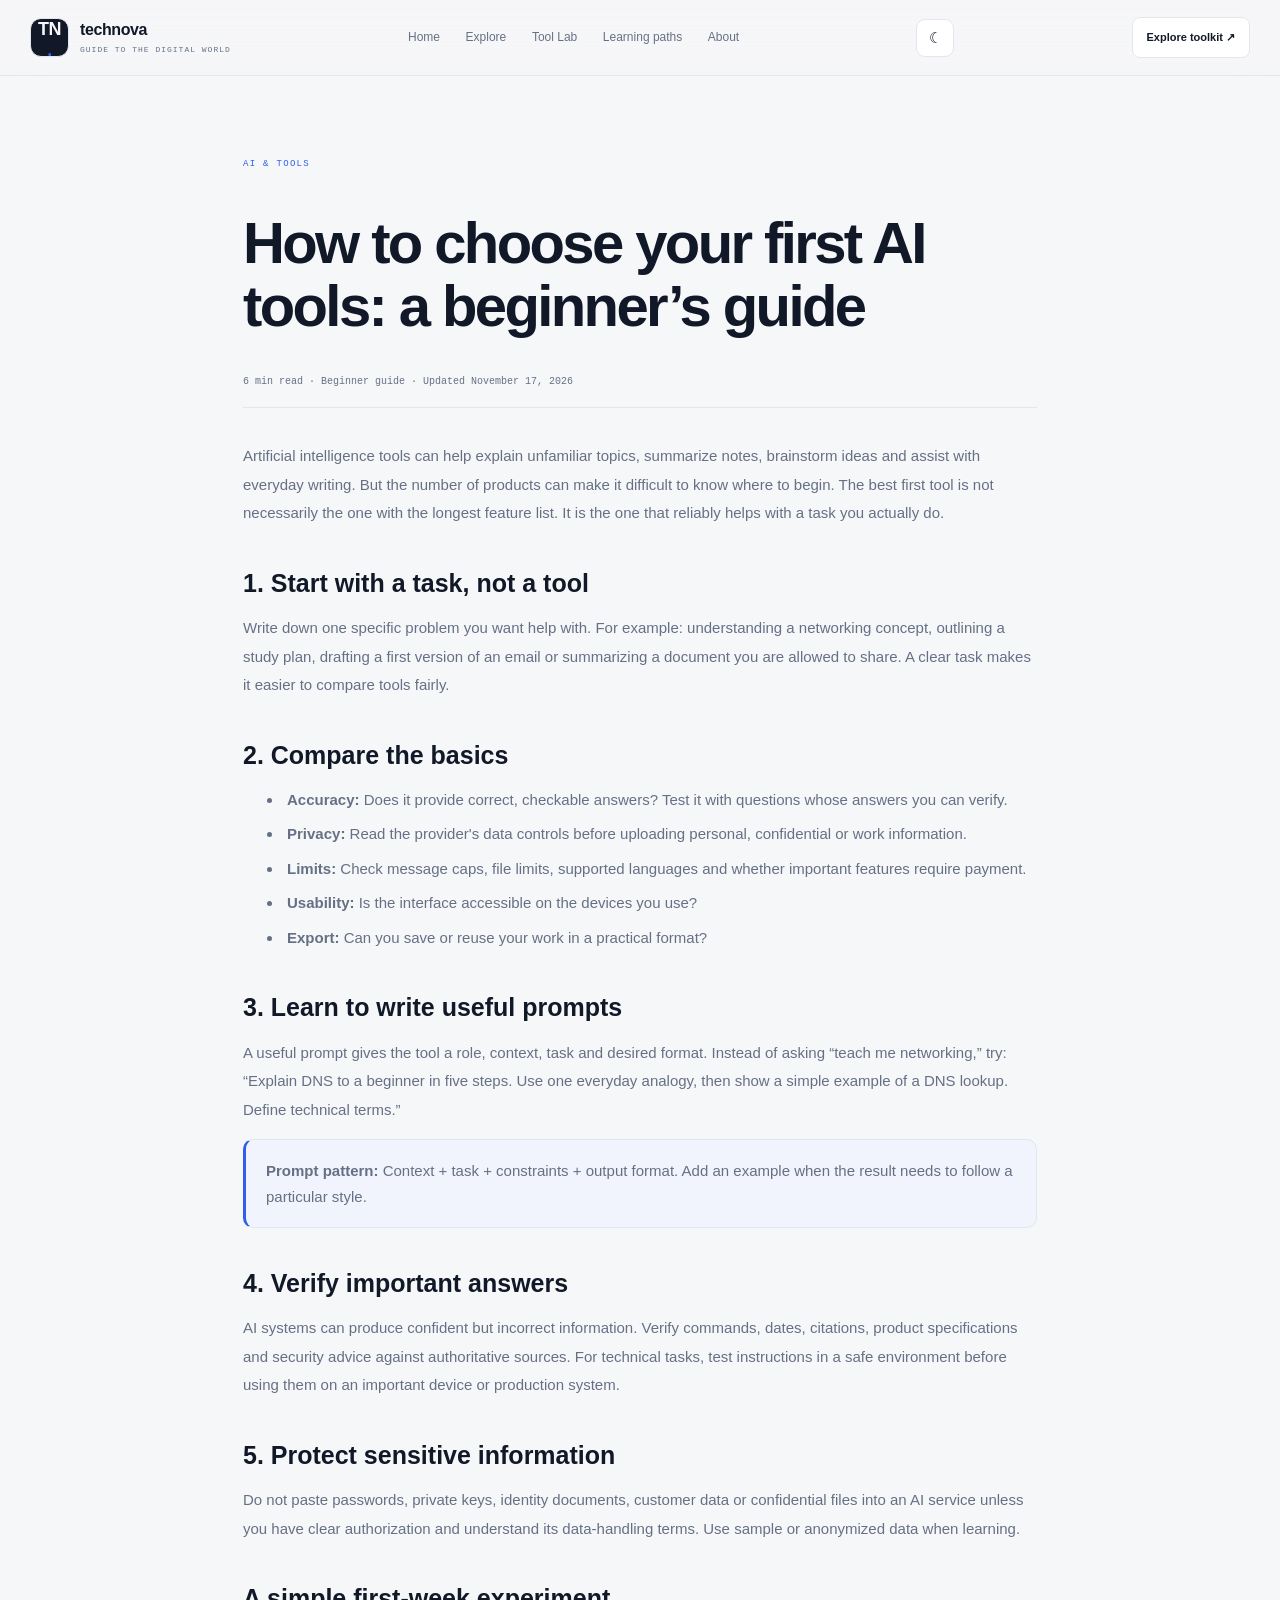
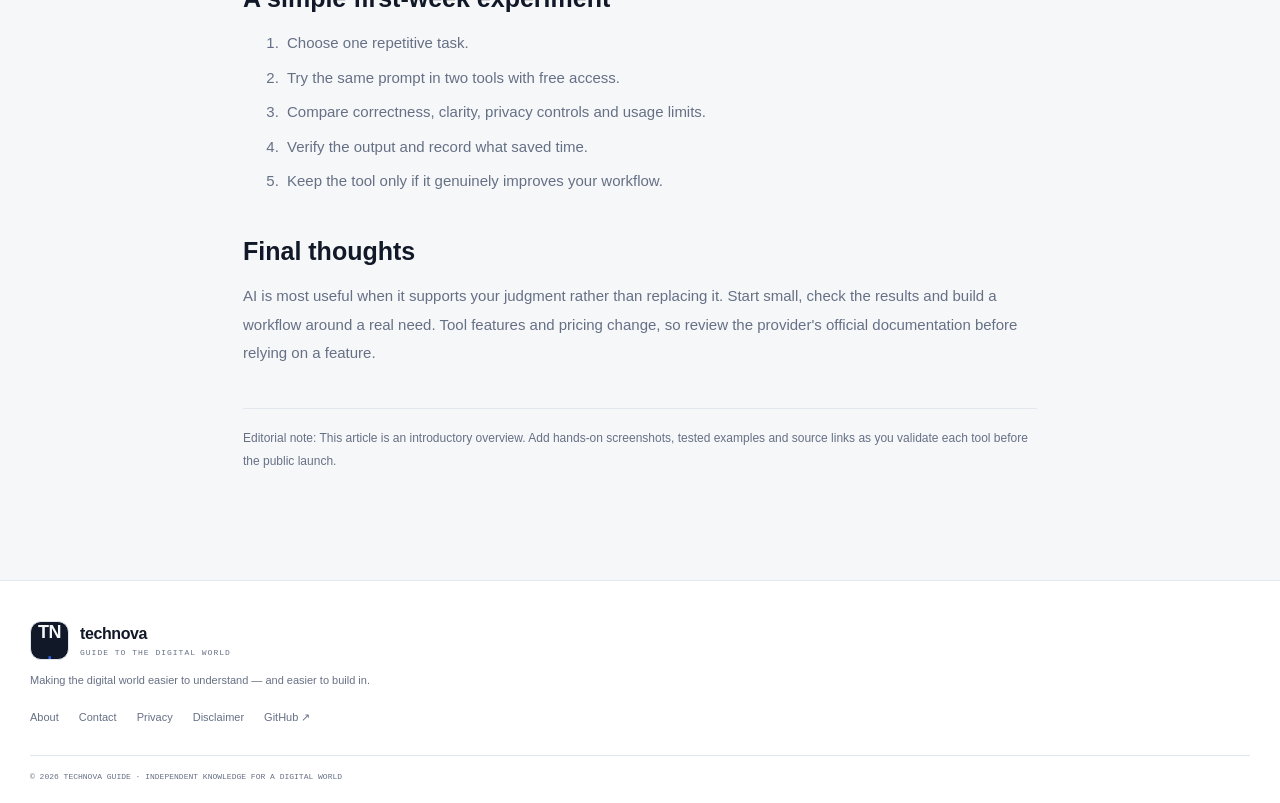
<file: technova-guide/articles/ai-tools-for-beginners.html>
<!doctype html><html lang="en"><head><meta charset="utf-8"><meta name="viewport" content="width=device-width,initial-scale=1"><meta name="description" content="A practical beginner's guide to choosing AI tools, checking their limitations and using them responsibly."><title>How to Choose Your First AI Tools — TechNova Guide</title><link rel="stylesheet" href="../assets/style.css"><meta name="theme-color" content="#f6f7f9"><meta name="color-scheme" content="light dark"><link rel="canonical" href="https://technova-guide.neupanesisir2.workers.dev/articles/ai-tools-for-beginners.html"><meta property="og:type" content="article"><meta property="og:site_name" content="TechNova Guide"></head><body class="nova-v2"><header class="tn-header"><a class="tn-brand" href="../index.html" aria-label="TechNova Guide home"><b>TN<span>.</span></b><span>technova<small>GUIDE TO THE DIGITAL WORLD</small></span></a><button class="menu-toggle" aria-label="Open navigation" aria-expanded="false">☰</button><nav class="tn-nav nav" aria-label="Main navigation"><a href="../index.html">Home</a><a href="../index.html#explore">Explore</a><a href="../tools.html">Tool Lab</a><a href="../index.html#paths">Learning paths</a><a href="../about.html">About</a></nav><button class="theme-toggle" type="button" aria-label="Switch color theme">☾</button><a class="tn-cta" href="../tools.html">Explore toolkit ↗</a></header><main class="page-wrap article-layout"><span class="eyebrow">AI & TOOLS</span><h1>How to choose your first AI tools: a beginner’s guide</h1><div class="article-meta">6 min read · Beginner guide · Updated November 17, 2026</div><p>Artificial intelligence tools can help explain unfamiliar topics, summarize notes, brainstorm ideas and assist with everyday writing. But the number of products can make it difficult to know where to begin. The best first tool is not necessarily the one with the longest feature list. It is the one that reliably helps with a task you actually do.</p><h2>1. Start with a task, not a tool</h2><p>Write down one specific problem you want help with. For example: understanding a networking concept, outlining a study plan, drafting a first version of an email or summarizing a document you are allowed to share. A clear task makes it easier to compare tools fairly.</p><h2>2. Compare the basics</h2><ul><li><b>Accuracy:</b> Does it provide correct, checkable answers? Test it with questions whose answers you can verify.</li><li><b>Privacy:</b> Read the provider's data controls before uploading personal, confidential or work information.</li><li><b>Limits:</b> Check message caps, file limits, supported languages and whether important features require payment.</li><li><b>Usability:</b> Is the interface accessible on the devices you use?</li><li><b>Export:</b> Can you save or reuse your work in a practical format?</li></ul><h2>3. Learn to write useful prompts</h2><p>A useful prompt gives the tool a role, context, task and desired format. Instead of asking “teach me networking,” try: “Explain DNS to a beginner in five steps. Use one everyday analogy, then show a simple example of a DNS lookup. Define technical terms.”</p><div class="callout"><b>Prompt pattern:</b> Context + task + constraints + output format. Add an example when the result needs to follow a particular style.</div><h2>4. Verify important answers</h2><p>AI systems can produce confident but incorrect information. Verify commands, dates, citations, product specifications and security advice against authoritative sources. For technical tasks, test instructions in a safe environment before using them on an important device or production system.</p><h2>5. Protect sensitive information</h2><p>Do not paste passwords, private keys, identity documents, customer data or confidential files into an AI service unless you have clear authorization and understand its data-handling terms. Use sample or anonymized data when learning.</p><h2>A simple first-week experiment</h2><ol><li>Choose one repetitive task.</li><li>Try the same prompt in two tools with free access.</li><li>Compare correctness, clarity, privacy controls and usage limits.</li><li>Verify the output and record what saved time.</li><li>Keep the tool only if it genuinely improves your workflow.</li></ol><h2>Final thoughts</h2><p>AI is most useful when it supports your judgment rather than replacing it. Start small, check the results and build a workflow around a real need. Tool features and pricing change, so review the provider's official documentation before relying on a feature.</p><p class="site-footer-note">Editorial note: This article is an introductory overview. Add hands-on screenshots, tested examples and source links as you validate each tool before the public launch.</p></main><footer class="tn-footer"><div><a class="tn-brand" href="../index.html"><b>TN<span>.</span></b><span>technova<small>GUIDE TO THE DIGITAL WORLD</small></span></a><p>Making the digital world easier to understand — and easier to build in.</p><nav><a href="../about.html">About</a><a href="../contact.html">Contact</a><a href="../privacy.html">Privacy</a><a href="../disclaimer.html">Disclaimer</a><a href="https://github.com/neupanesisir2-bit/technova-guide">GitHub ↗</a></nav></div><small>© 2026 TECHNOVA GUIDE · INDEPENDENT KNOWLEDGE FOR A DIGITAL WORLD</small></footer><script src="../assets/main.js"></script></body></html>
</file>
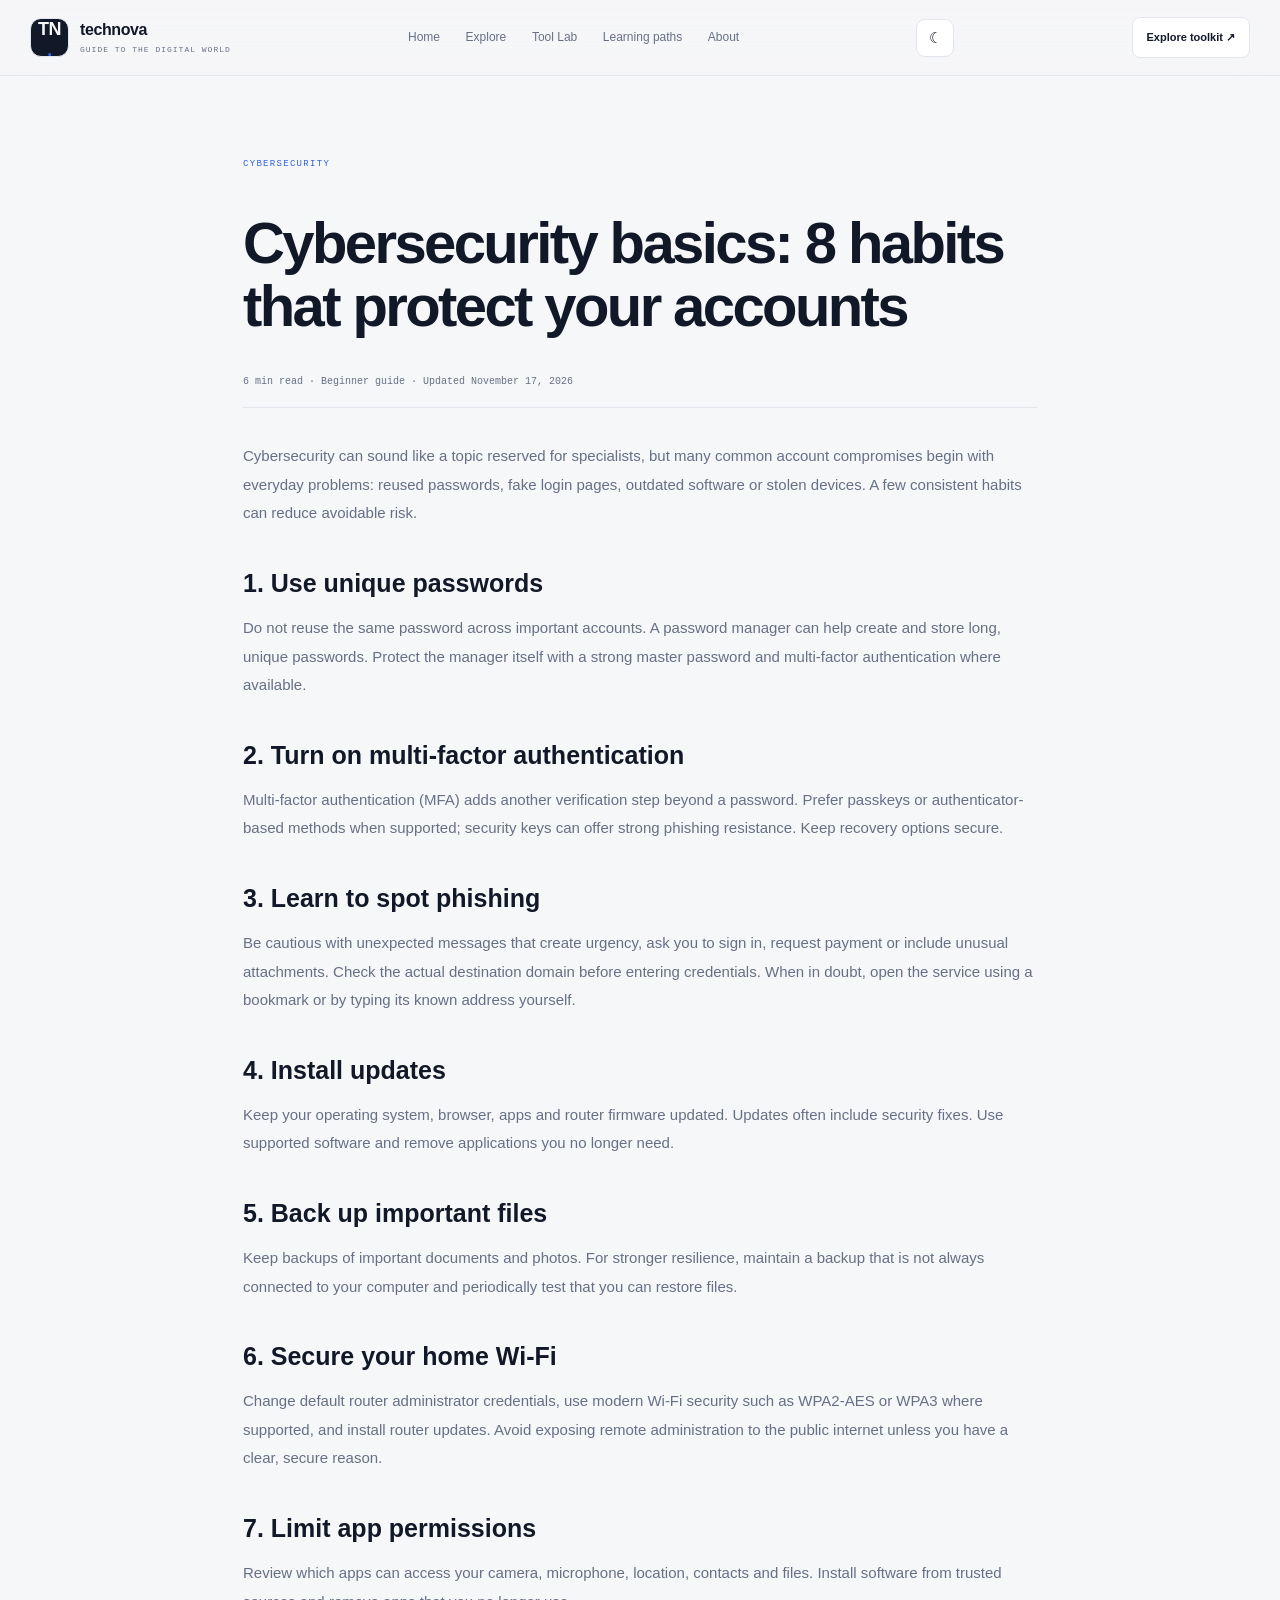
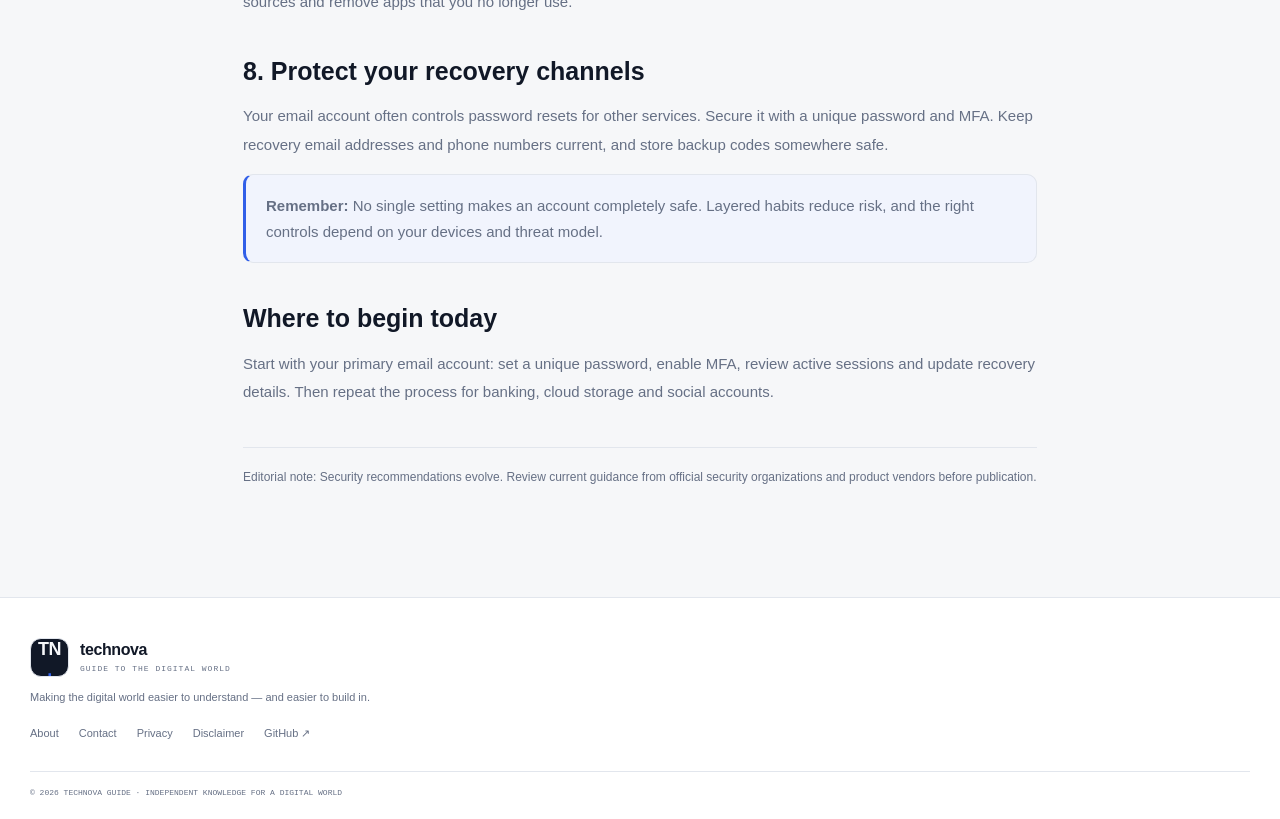
<file: technova-guide/articles/cybersecurity-basics.html>
<!doctype html><html lang="en"><head><meta charset="utf-8"><meta name="viewport" content="width=device-width,initial-scale=1"><meta name="description" content="Eight practical cybersecurity habits to protect online accounts, devices and personal information."><title>Cybersecurity Basics — TechNova Guide</title><link rel="stylesheet" href="../assets/style.css"><meta name="theme-color" content="#f6f7f9"><meta name="color-scheme" content="light dark"><link rel="canonical" href="https://technova-guide.neupanesisir2.workers.dev/articles/cybersecurity-basics.html"><meta property="og:type" content="article"><meta property="og:site_name" content="TechNova Guide"></head><body class="nova-v2"><header class="tn-header"><a class="tn-brand" href="../index.html" aria-label="TechNova Guide home"><b>TN<span>.</span></b><span>technova<small>GUIDE TO THE DIGITAL WORLD</small></span></a><button class="menu-toggle" aria-label="Open navigation" aria-expanded="false">☰</button><nav class="tn-nav nav" aria-label="Main navigation"><a href="../index.html">Home</a><a href="../index.html#explore">Explore</a><a href="../tools.html">Tool Lab</a><a href="../index.html#paths">Learning paths</a><a href="../about.html">About</a></nav><button class="theme-toggle" type="button" aria-label="Switch color theme">☾</button><a class="tn-cta" href="../tools.html">Explore toolkit ↗</a></header><main class="page-wrap article-layout"><span class="eyebrow">CYBERSECURITY</span><h1>Cybersecurity basics: 8 habits that protect your accounts</h1><div class="article-meta">6 min read · Beginner guide · Updated November 17, 2026</div><p>Cybersecurity can sound like a topic reserved for specialists, but many common account compromises begin with everyday problems: reused passwords, fake login pages, outdated software or stolen devices. A few consistent habits can reduce avoidable risk.</p><h2>1. Use unique passwords</h2><p>Do not reuse the same password across important accounts. A password manager can help create and store long, unique passwords. Protect the manager itself with a strong master password and multi-factor authentication where available.</p><h2>2. Turn on multi-factor authentication</h2><p>Multi-factor authentication (MFA) adds another verification step beyond a password. Prefer passkeys or authenticator-based methods when supported; security keys can offer strong phishing resistance. Keep recovery options secure.</p><h2>3. Learn to spot phishing</h2><p>Be cautious with unexpected messages that create urgency, ask you to sign in, request payment or include unusual attachments. Check the actual destination domain before entering credentials. When in doubt, open the service using a bookmark or by typing its known address yourself.</p><h2>4. Install updates</h2><p>Keep your operating system, browser, apps and router firmware updated. Updates often include security fixes. Use supported software and remove applications you no longer need.</p><h2>5. Back up important files</h2><p>Keep backups of important documents and photos. For stronger resilience, maintain a backup that is not always connected to your computer and periodically test that you can restore files.</p><h2>6. Secure your home Wi-Fi</h2><p>Change default router administrator credentials, use modern Wi-Fi security such as WPA2-AES or WPA3 where supported, and install router updates. Avoid exposing remote administration to the public internet unless you have a clear, secure reason.</p><h2>7. Limit app permissions</h2><p>Review which apps can access your camera, microphone, location, contacts and files. Install software from trusted sources and remove apps that you no longer use.</p><h2>8. Protect your recovery channels</h2><p>Your email account often controls password resets for other services. Secure it with a unique password and MFA. Keep recovery email addresses and phone numbers current, and store backup codes somewhere safe.</p><div class="callout"><b>Remember:</b> No single setting makes an account completely safe. Layered habits reduce risk, and the right controls depend on your devices and threat model.</div><h2>Where to begin today</h2><p>Start with your primary email account: set a unique password, enable MFA, review active sessions and update recovery details. Then repeat the process for banking, cloud storage and social accounts.</p><p class="site-footer-note">Editorial note: Security recommendations evolve. Review current guidance from official security organizations and product vendors before publication.</p></main><footer class="tn-footer"><div><a class="tn-brand" href="../index.html"><b>TN<span>.</span></b><span>technova<small>GUIDE TO THE DIGITAL WORLD</small></span></a><p>Making the digital world easier to understand — and easier to build in.</p><nav><a href="../about.html">About</a><a href="../contact.html">Contact</a><a href="../privacy.html">Privacy</a><a href="../disclaimer.html">Disclaimer</a><a href="https://github.com/neupanesisir2-bit/technova-guide">GitHub ↗</a></nav></div><small>© 2026 TECHNOVA GUIDE · INDEPENDENT KNOWLEDGE FOR A DIGITAL WORLD</small></footer><script src="../assets/main.js"></script></body></html>
</file>
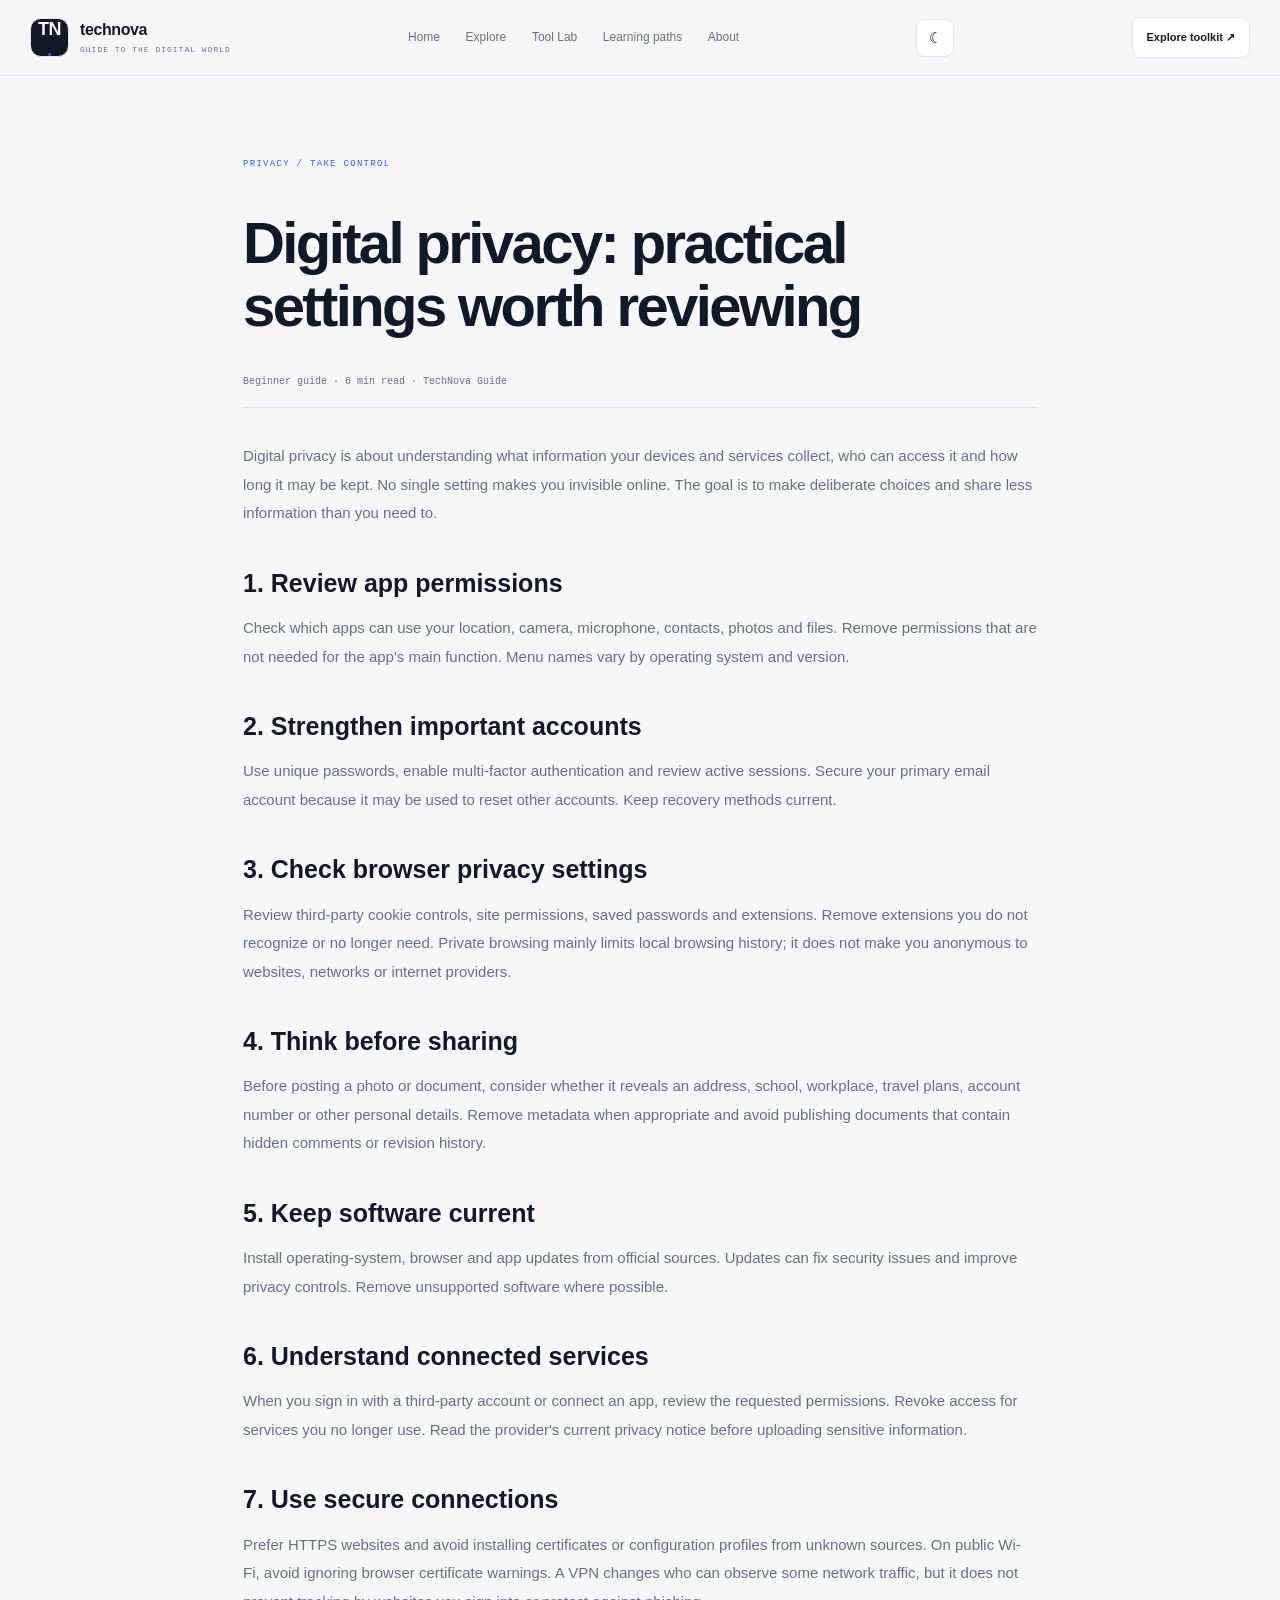
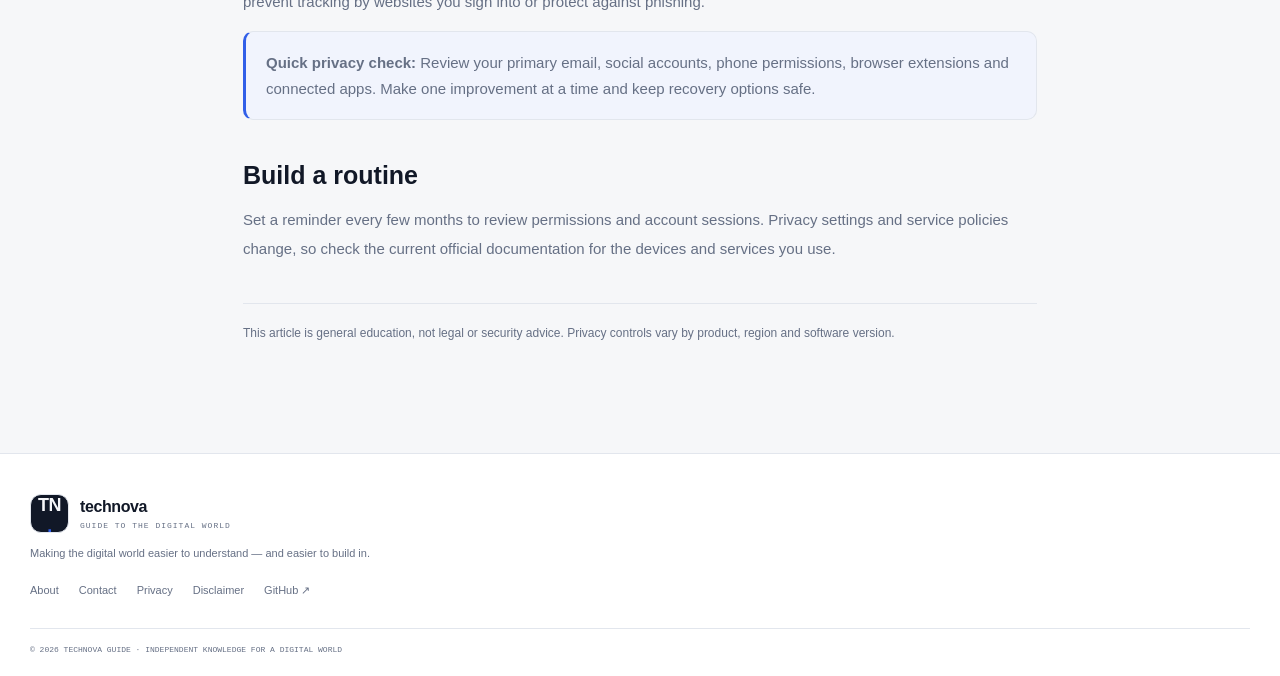
<file: technova-guide/articles/digital-privacy-basics.html>
<!doctype html>
<html lang="en"><head><meta charset="utf-8"><meta name="viewport" content="width=device-width,initial-scale=1"><meta name="description" content="Practical digital privacy steps for reviewing app permissions, browser settings, accounts and personal data."><meta name="theme-color" content="#080b16"><title>Digital Privacy Basics — TechNova Guide</title><link rel="canonical" href="https://technova-guide.neupanesisir2.workers.dev/articles/digital-privacy-basics.html"><link rel="stylesheet" href="../assets/style.css"><meta property="og:type" content="article"><meta property="og:site_name" content="TechNova Guide"></head>
<body class="nova-v2"><header class="tn-header"><a class="tn-brand" href="../index.html" aria-label="TechNova Guide home"><b>TN<span>.</span></b><span>technova<small>GUIDE TO THE DIGITAL WORLD</small></span></a><button class="menu-toggle" aria-label="Open navigation" aria-expanded="false">☰</button><nav class="tn-nav nav" aria-label="Main navigation"><a href="../index.html">Home</a><a href="../index.html#explore">Explore</a><a href="../tools.html">Tool Lab</a><a href="../index.html#paths">Learning paths</a><a href="../about.html">About</a></nav><button class="theme-toggle" type="button" aria-label="Switch color theme">☾</button><a class="tn-cta" href="../tools.html">Explore toolkit ↗</a></header>
<main class="page-wrap article-layout"><span class="eyebrow">PRIVACY / TAKE CONTROL</span><h1>Digital privacy: practical settings worth reviewing</h1><div class="article-meta">Beginner guide · 6 min read · TechNova Guide</div><p>Digital privacy is about understanding what information your devices and services collect, who can access it and how long it may be kept. No single setting makes you invisible online. The goal is to make deliberate choices and share less information than you need to.</p><h2>1. Review app permissions</h2><p>Check which apps can use your location, camera, microphone, contacts, photos and files. Remove permissions that are not needed for the app's main function. Menu names vary by operating system and version.</p><h2>2. Strengthen important accounts</h2><p>Use unique passwords, enable multi-factor authentication and review active sessions. Secure your primary email account because it may be used to reset other accounts. Keep recovery methods current.</p><h2>3. Check browser privacy settings</h2><p>Review third-party cookie controls, site permissions, saved passwords and extensions. Remove extensions you do not recognize or no longer need. Private browsing mainly limits local browsing history; it does not make you anonymous to websites, networks or internet providers.</p><h2>4. Think before sharing</h2><p>Before posting a photo or document, consider whether it reveals an address, school, workplace, travel plans, account number or other personal details. Remove metadata when appropriate and avoid publishing documents that contain hidden comments or revision history.</p><h2>5. Keep software current</h2><p>Install operating-system, browser and app updates from official sources. Updates can fix security issues and improve privacy controls. Remove unsupported software where possible.</p><h2>6. Understand connected services</h2><p>When you sign in with a third-party account or connect an app, review the requested permissions. Revoke access for services you no longer use. Read the provider's current privacy notice before uploading sensitive information.</p><h2>7. Use secure connections</h2><p>Prefer HTTPS websites and avoid installing certificates or configuration profiles from unknown sources. On public Wi-Fi, avoid ignoring browser certificate warnings. A VPN changes who can observe some network traffic, but it does not prevent tracking by websites you sign into or protect against phishing.</p><div class="callout"><b>Quick privacy check:</b> Review your primary email, social accounts, phone permissions, browser extensions and connected apps. Make one improvement at a time and keep recovery options safe.</div><h2>Build a routine</h2><p>Set a reminder every few months to review permissions and account sessions. Privacy settings and service policies change, so check the current official documentation for the devices and services you use.</p><p class="site-footer-note">This article is general education, not legal or security advice. Privacy controls vary by product, region and software version.</p></main><footer class="tn-footer"><div><a class="tn-brand" href="../index.html"><b>TN<span>.</span></b><span>technova<small>GUIDE TO THE DIGITAL WORLD</small></span></a><p>Making the digital world easier to understand — and easier to build in.</p><nav><a href="../about.html">About</a><a href="../contact.html">Contact</a><a href="../privacy.html">Privacy</a><a href="../disclaimer.html">Disclaimer</a><a href="https://github.com/neupanesisir2-bit/technova-guide">GitHub ↗</a></nav></div><small>© 2026 TECHNOVA GUIDE · INDEPENDENT KNOWLEDGE FOR A DIGITAL WORLD</small></footer><script src="../assets/main.js"></script></body></html>
</file>
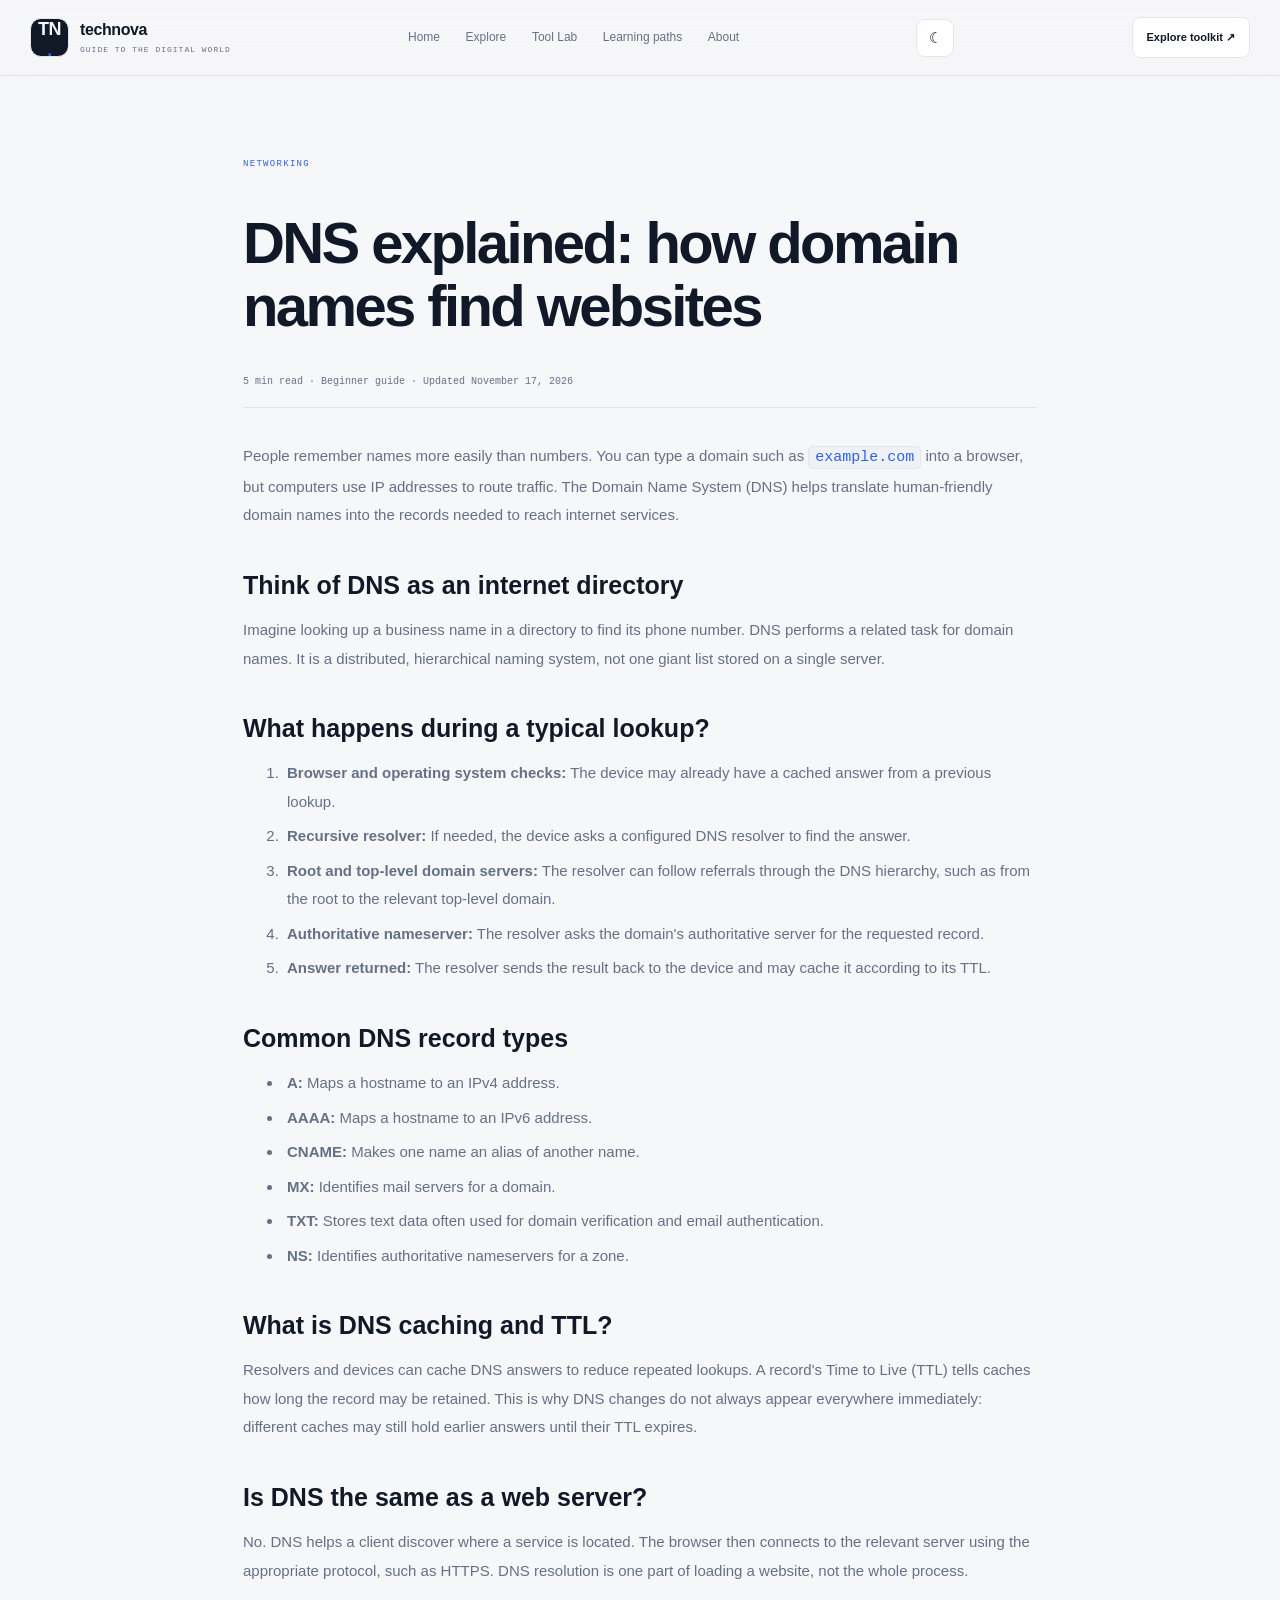
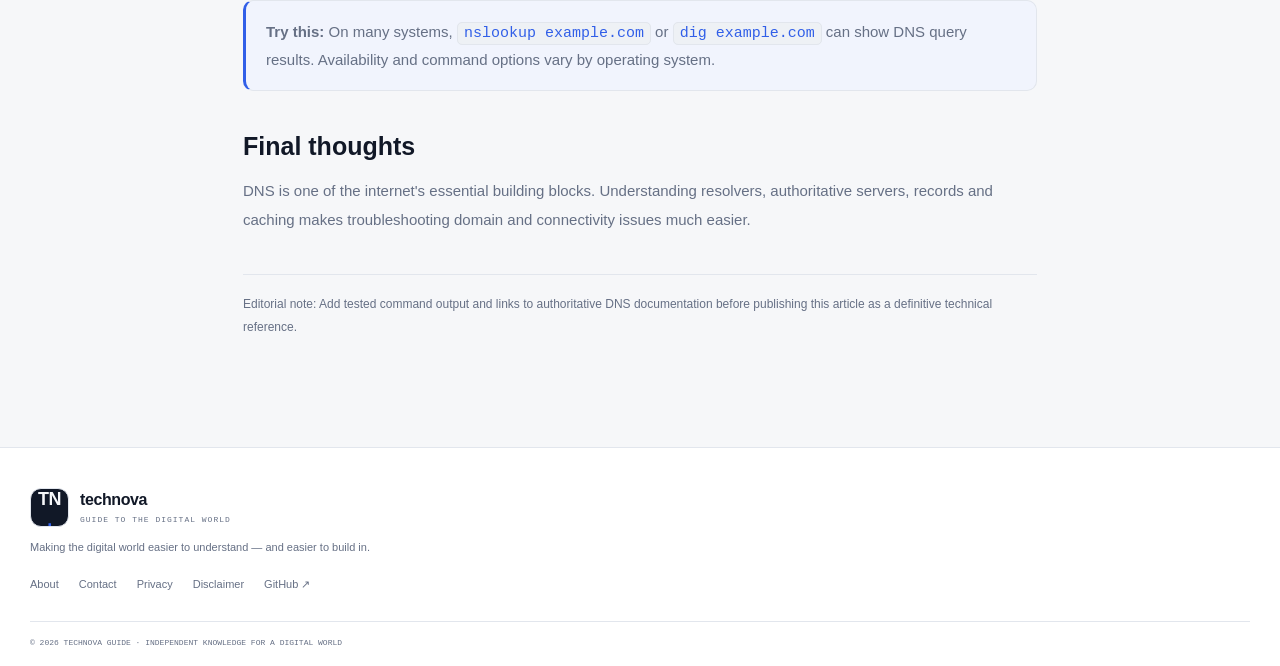
<file: technova-guide/articles/dns-explained.html>
<!doctype html><html lang="en"><head><meta charset="utf-8"><meta name="viewport" content="width=device-width,initial-scale=1"><meta name="description" content="Understand DNS, domain names, recursive resolvers, authoritative nameservers and how a browser finds a website."><title>DNS Explained — TechNova Guide</title><link rel="stylesheet" href="../assets/style.css"><meta name="theme-color" content="#f6f7f9"><meta name="color-scheme" content="light dark"><link rel="canonical" href="https://technova-guide.neupanesisir2.workers.dev/articles/dns-explained.html"><meta property="og:type" content="article"><meta property="og:site_name" content="TechNova Guide"></head><body class="nova-v2"><header class="tn-header"><a class="tn-brand" href="../index.html" aria-label="TechNova Guide home"><b>TN<span>.</span></b><span>technova<small>GUIDE TO THE DIGITAL WORLD</small></span></a><button class="menu-toggle" aria-label="Open navigation" aria-expanded="false">☰</button><nav class="tn-nav nav" aria-label="Main navigation"><a href="../index.html">Home</a><a href="../index.html#explore">Explore</a><a href="../tools.html">Tool Lab</a><a href="../index.html#paths">Learning paths</a><a href="../about.html">About</a></nav><button class="theme-toggle" type="button" aria-label="Switch color theme">☾</button><a class="tn-cta" href="../tools.html">Explore toolkit ↗</a></header><main class="page-wrap article-layout"><span class="eyebrow">NETWORKING</span><h1>DNS explained: how domain names find websites</h1><div class="article-meta">5 min read · Beginner guide · Updated November 17, 2026</div><p>People remember names more easily than numbers. You can type a domain such as <code>example.com</code> into a browser, but computers use IP addresses to route traffic. The Domain Name System (DNS) helps translate human-friendly domain names into the records needed to reach internet services.</p><h2>Think of DNS as an internet directory</h2><p>Imagine looking up a business name in a directory to find its phone number. DNS performs a related task for domain names. It is a distributed, hierarchical naming system, not one giant list stored on a single server.</p><h2>What happens during a typical lookup?</h2><ol><li><b>Browser and operating system checks:</b> The device may already have a cached answer from a previous lookup.</li><li><b>Recursive resolver:</b> If needed, the device asks a configured DNS resolver to find the answer.</li><li><b>Root and top-level domain servers:</b> The resolver can follow referrals through the DNS hierarchy, such as from the root to the relevant top-level domain.</li><li><b>Authoritative nameserver:</b> The resolver asks the domain's authoritative server for the requested record.</li><li><b>Answer returned:</b> The resolver sends the result back to the device and may cache it according to its TTL.</li></ol><h2>Common DNS record types</h2><ul><li><b>A:</b> Maps a hostname to an IPv4 address.</li><li><b>AAAA:</b> Maps a hostname to an IPv6 address.</li><li><b>CNAME:</b> Makes one name an alias of another name.</li><li><b>MX:</b> Identifies mail servers for a domain.</li><li><b>TXT:</b> Stores text data often used for domain verification and email authentication.</li><li><b>NS:</b> Identifies authoritative nameservers for a zone.</li></ul><h2>What is DNS caching and TTL?</h2><p>Resolvers and devices can cache DNS answers to reduce repeated lookups. A record's Time to Live (TTL) tells caches how long the record may be retained. This is why DNS changes do not always appear everywhere immediately: different caches may still hold earlier answers until their TTL expires.</p><h2>Is DNS the same as a web server?</h2><p>No. DNS helps a client discover where a service is located. The browser then connects to the relevant server using the appropriate protocol, such as HTTPS. DNS resolution is one part of loading a website, not the whole process.</p><div class="callout"><b>Try this:</b> On many systems, <code>nslookup example.com</code> or <code>dig example.com</code> can show DNS query results. Availability and command options vary by operating system.</div><h2>Final thoughts</h2><p>DNS is one of the internet's essential building blocks. Understanding resolvers, authoritative servers, records and caching makes troubleshooting domain and connectivity issues much easier.</p><p class="site-footer-note">Editorial note: Add tested command output and links to authoritative DNS documentation before publishing this article as a definitive technical reference.</p></main><footer class="tn-footer"><div><a class="tn-brand" href="../index.html"><b>TN<span>.</span></b><span>technova<small>GUIDE TO THE DIGITAL WORLD</small></span></a><p>Making the digital world easier to understand — and easier to build in.</p><nav><a href="../about.html">About</a><a href="../contact.html">Contact</a><a href="../privacy.html">Privacy</a><a href="../disclaimer.html">Disclaimer</a><a href="https://github.com/neupanesisir2-bit/technova-guide">GitHub ↗</a></nav></div><small>© 2026 TECHNOVA GUIDE · INDEPENDENT KNOWLEDGE FOR A DIGITAL WORLD</small></footer><script src="../assets/main.js"></script></body></html>
</file>
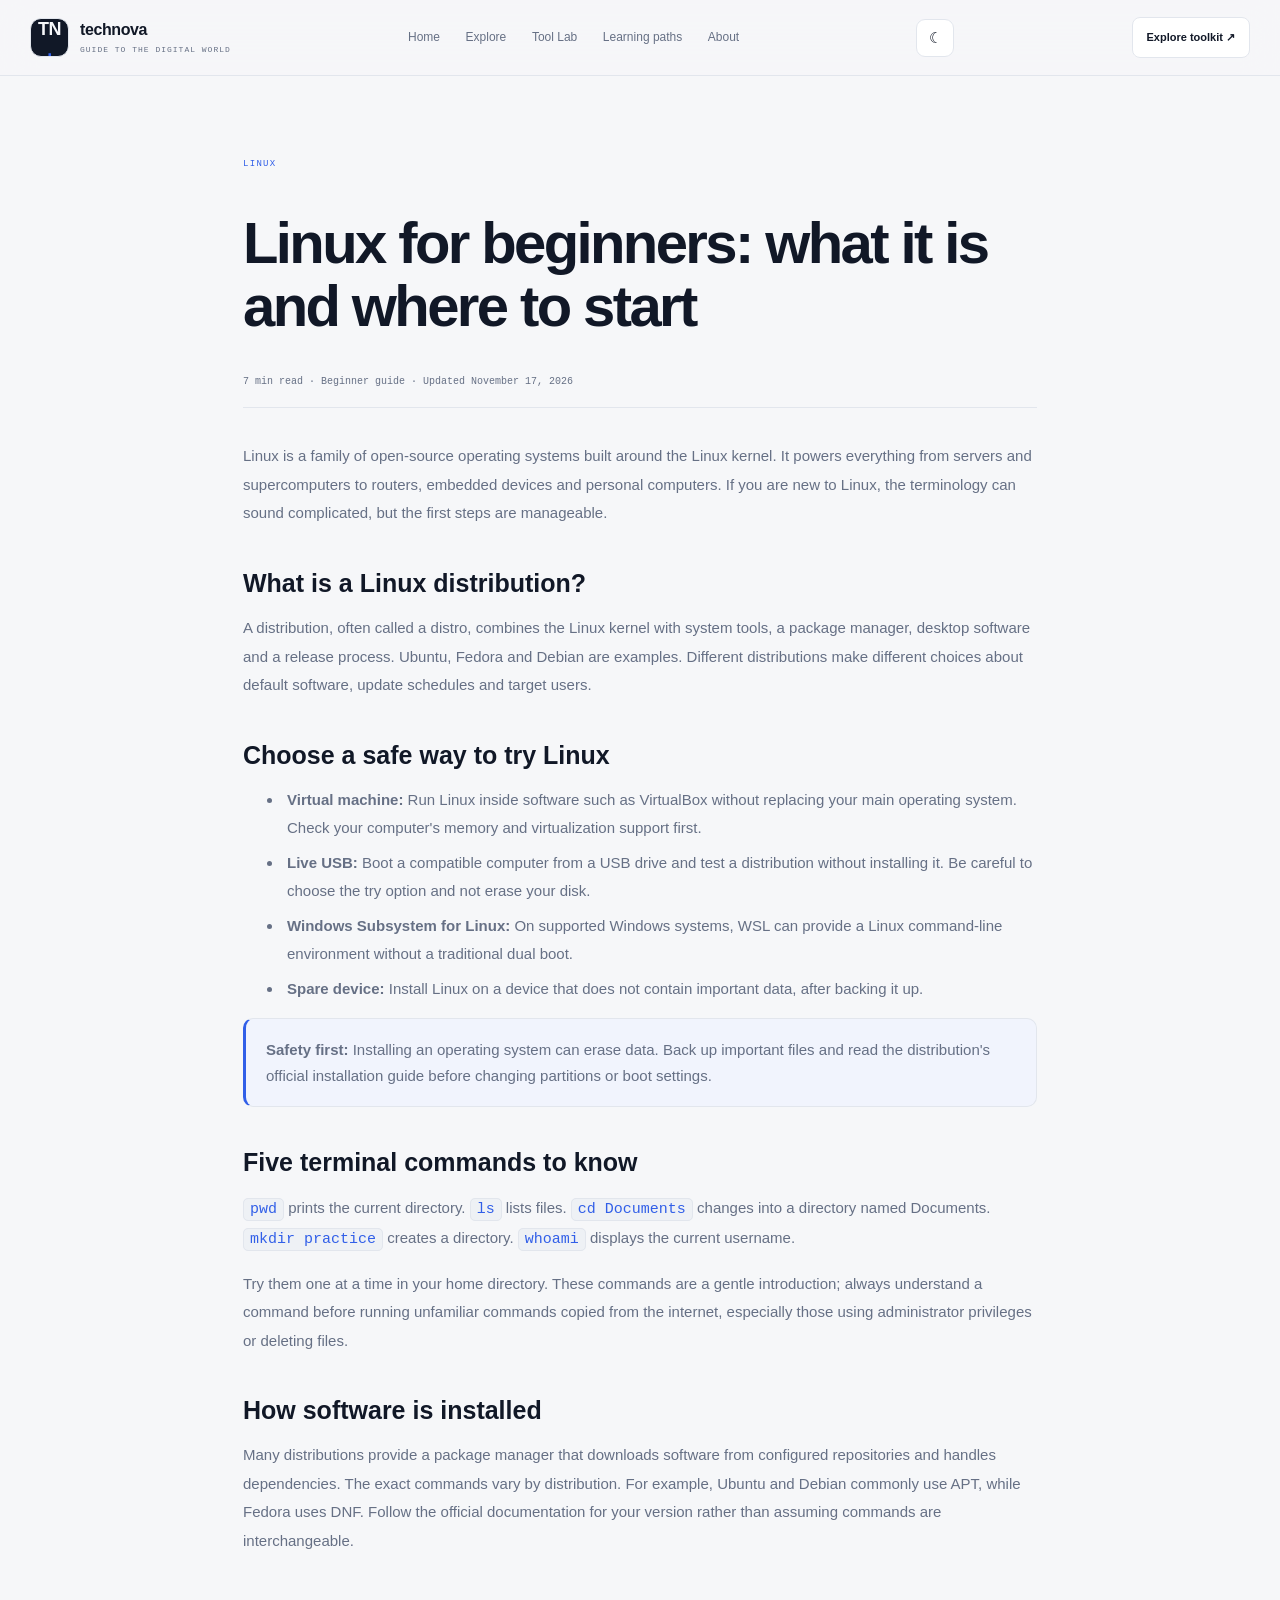
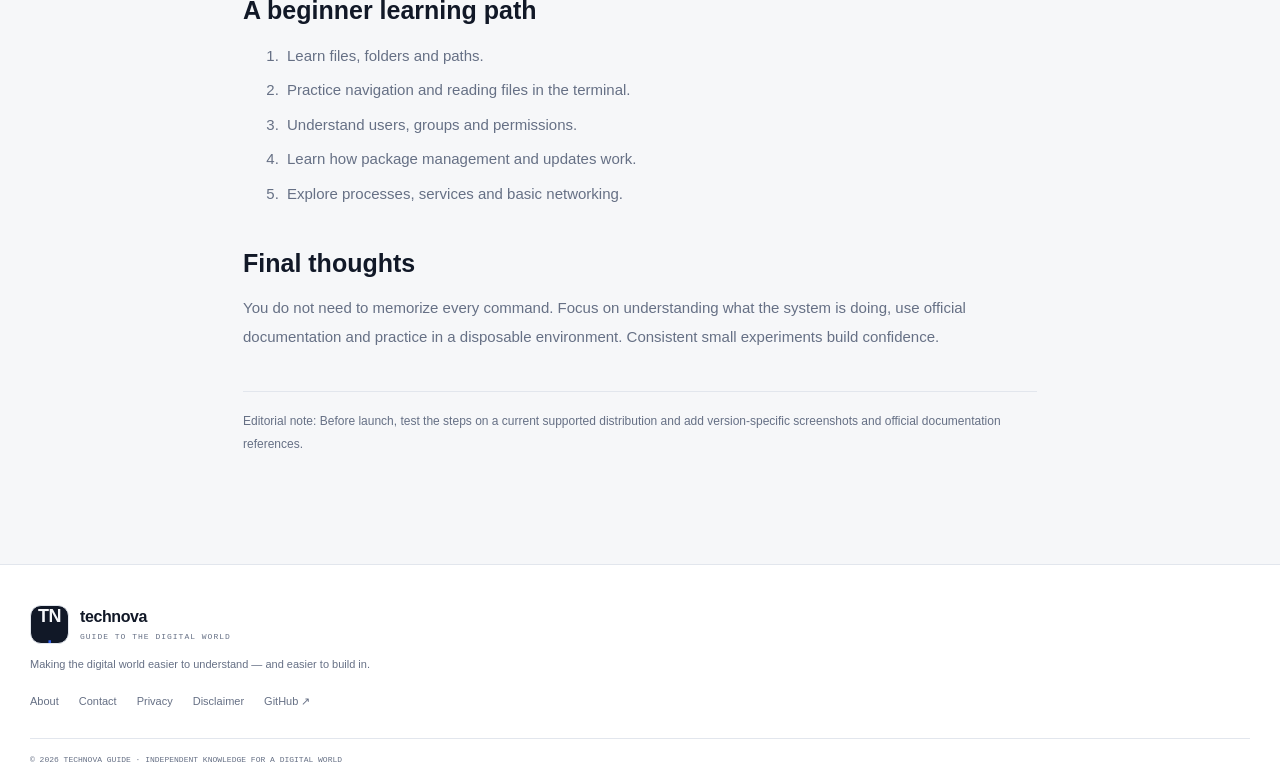
<file: technova-guide/articles/linux-for-beginners.html>
<!doctype html><html lang="en"><head><meta charset="utf-8"><meta name="viewport" content="width=device-width,initial-scale=1"><meta name="description" content="Learn what Linux is, what a distribution means, how to try Linux safely and basic terminal commands."><title>Linux for Beginners — TechNova Guide</title><link rel="stylesheet" href="../assets/style.css"><meta name="theme-color" content="#f6f7f9"><meta name="color-scheme" content="light dark"><link rel="canonical" href="https://technova-guide.neupanesisir2.workers.dev/articles/linux-for-beginners.html"><meta property="og:type" content="article"><meta property="og:site_name" content="TechNova Guide"></head><body class="nova-v2"><header class="tn-header"><a class="tn-brand" href="../index.html" aria-label="TechNova Guide home"><b>TN<span>.</span></b><span>technova<small>GUIDE TO THE DIGITAL WORLD</small></span></a><button class="menu-toggle" aria-label="Open navigation" aria-expanded="false">☰</button><nav class="tn-nav nav" aria-label="Main navigation"><a href="../index.html">Home</a><a href="../index.html#explore">Explore</a><a href="../tools.html">Tool Lab</a><a href="../index.html#paths">Learning paths</a><a href="../about.html">About</a></nav><button class="theme-toggle" type="button" aria-label="Switch color theme">☾</button><a class="tn-cta" href="../tools.html">Explore toolkit ↗</a></header><main class="page-wrap article-layout"><span class="eyebrow">LINUX</span><h1>Linux for beginners: what it is and where to start</h1><div class="article-meta">7 min read · Beginner guide · Updated November 17, 2026</div><p>Linux is a family of open-source operating systems built around the Linux kernel. It powers everything from servers and supercomputers to routers, embedded devices and personal computers. If you are new to Linux, the terminology can sound complicated, but the first steps are manageable.</p><h2>What is a Linux distribution?</h2><p>A distribution, often called a distro, combines the Linux kernel with system tools, a package manager, desktop software and a release process. Ubuntu, Fedora and Debian are examples. Different distributions make different choices about default software, update schedules and target users.</p><h2>Choose a safe way to try Linux</h2><ul><li><b>Virtual machine:</b> Run Linux inside software such as VirtualBox without replacing your main operating system. Check your computer's memory and virtualization support first.</li><li><b>Live USB:</b> Boot a compatible computer from a USB drive and test a distribution without installing it. Be careful to choose the try option and not erase your disk.</li><li><b>Windows Subsystem for Linux:</b> On supported Windows systems, WSL can provide a Linux command-line environment without a traditional dual boot.</li><li><b>Spare device:</b> Install Linux on a device that does not contain important data, after backing it up.</li></ul><div class="callout"><b>Safety first:</b> Installing an operating system can erase data. Back up important files and read the distribution's official installation guide before changing partitions or boot settings.</div><h2>Five terminal commands to know</h2><p><code>pwd</code> prints the current directory. <code>ls</code> lists files. <code>cd Documents</code> changes into a directory named Documents. <code>mkdir practice</code> creates a directory. <code>whoami</code> displays the current username.</p><p>Try them one at a time in your home directory. These commands are a gentle introduction; always understand a command before running unfamiliar commands copied from the internet, especially those using administrator privileges or deleting files.</p><h2>How software is installed</h2><p>Many distributions provide a package manager that downloads software from configured repositories and handles dependencies. The exact commands vary by distribution. For example, Ubuntu and Debian commonly use APT, while Fedora uses DNF. Follow the official documentation for your version rather than assuming commands are interchangeable.</p><h2>A beginner learning path</h2><ol><li>Learn files, folders and paths.</li><li>Practice navigation and reading files in the terminal.</li><li>Understand users, groups and permissions.</li><li>Learn how package management and updates work.</li><li>Explore processes, services and basic networking.</li></ol><h2>Final thoughts</h2><p>You do not need to memorize every command. Focus on understanding what the system is doing, use official documentation and practice in a disposable environment. Consistent small experiments build confidence.</p><p class="site-footer-note">Editorial note: Before launch, test the steps on a current supported distribution and add version-specific screenshots and official documentation references.</p></main><footer class="tn-footer"><div><a class="tn-brand" href="../index.html"><b>TN<span>.</span></b><span>technova<small>GUIDE TO THE DIGITAL WORLD</small></span></a><p>Making the digital world easier to understand — and easier to build in.</p><nav><a href="../about.html">About</a><a href="../contact.html">Contact</a><a href="../privacy.html">Privacy</a><a href="../disclaimer.html">Disclaimer</a><a href="https://github.com/neupanesisir2-bit/technova-guide">GitHub ↗</a></nav></div><small>© 2026 TECHNOVA GUIDE · INDEPENDENT KNOWLEDGE FOR A DIGITAL WORLD</small></footer><script src="../assets/main.js"></script></body></html>
</file>
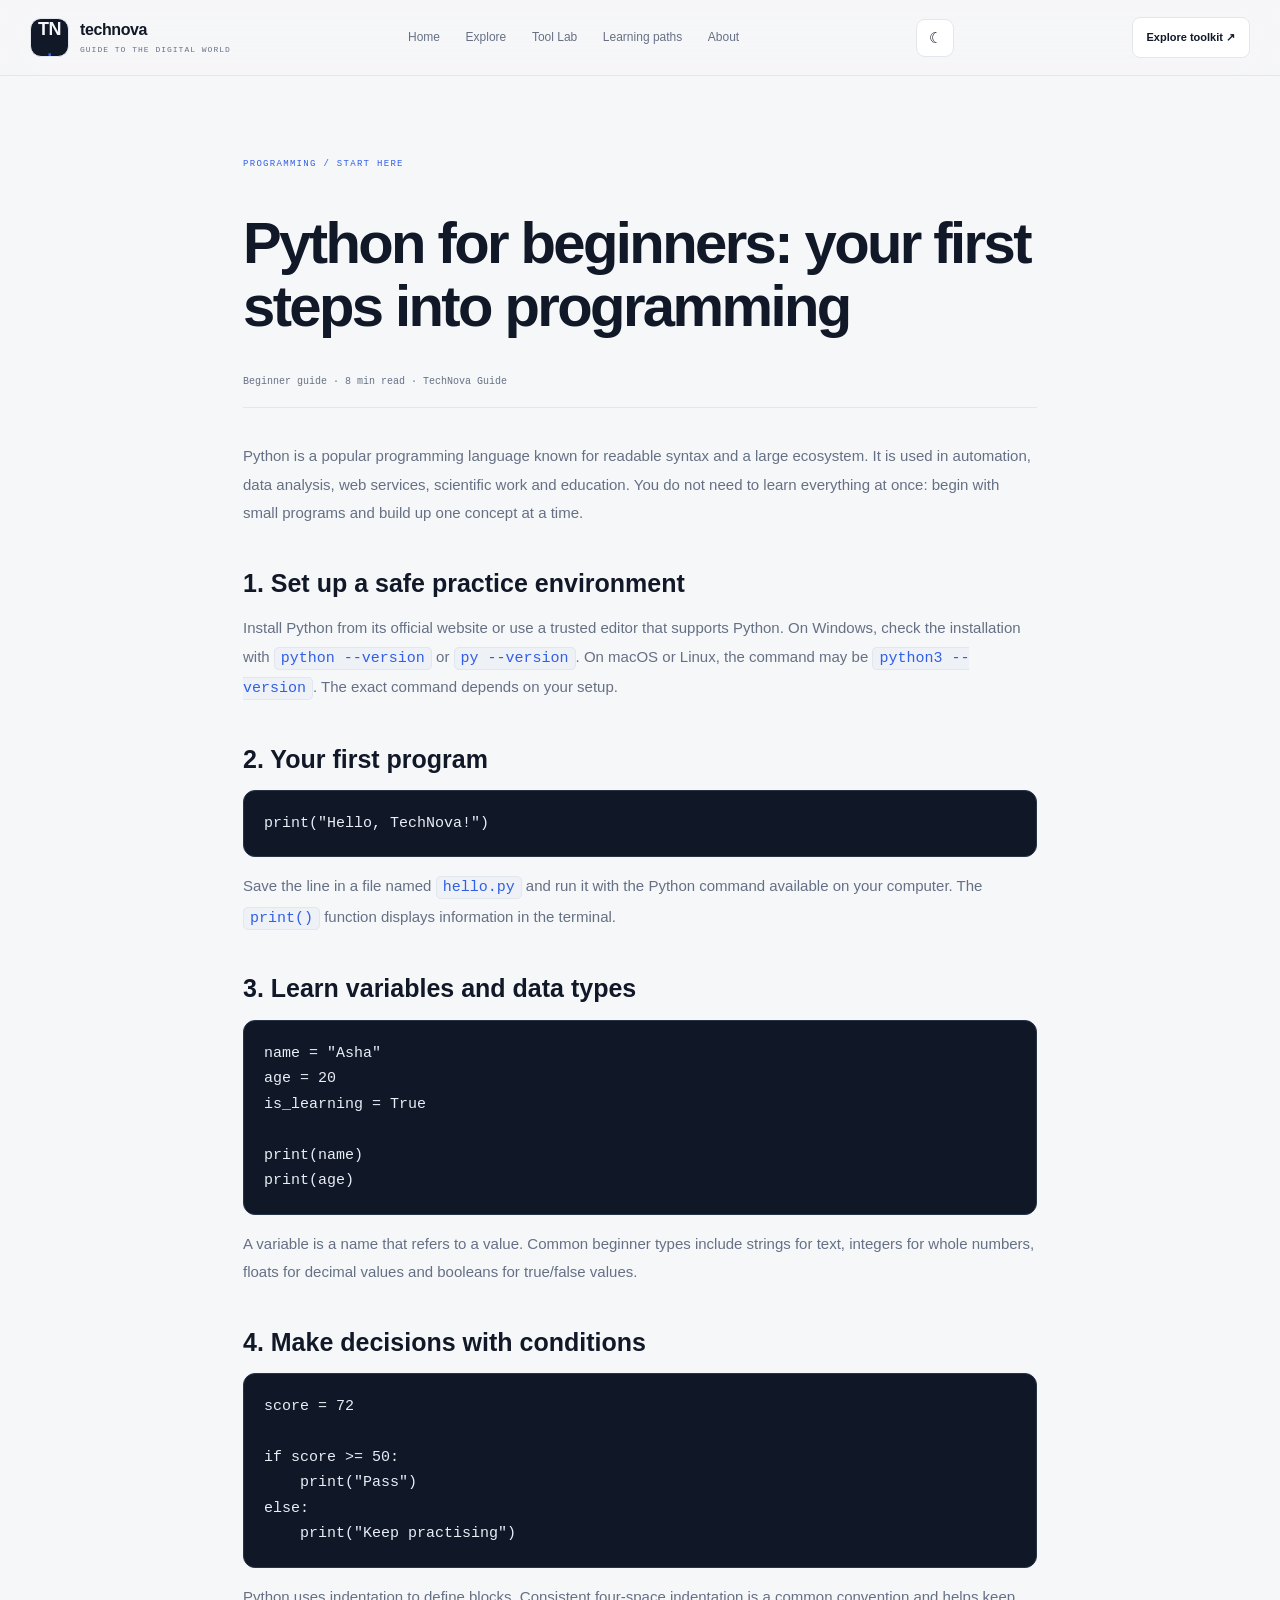
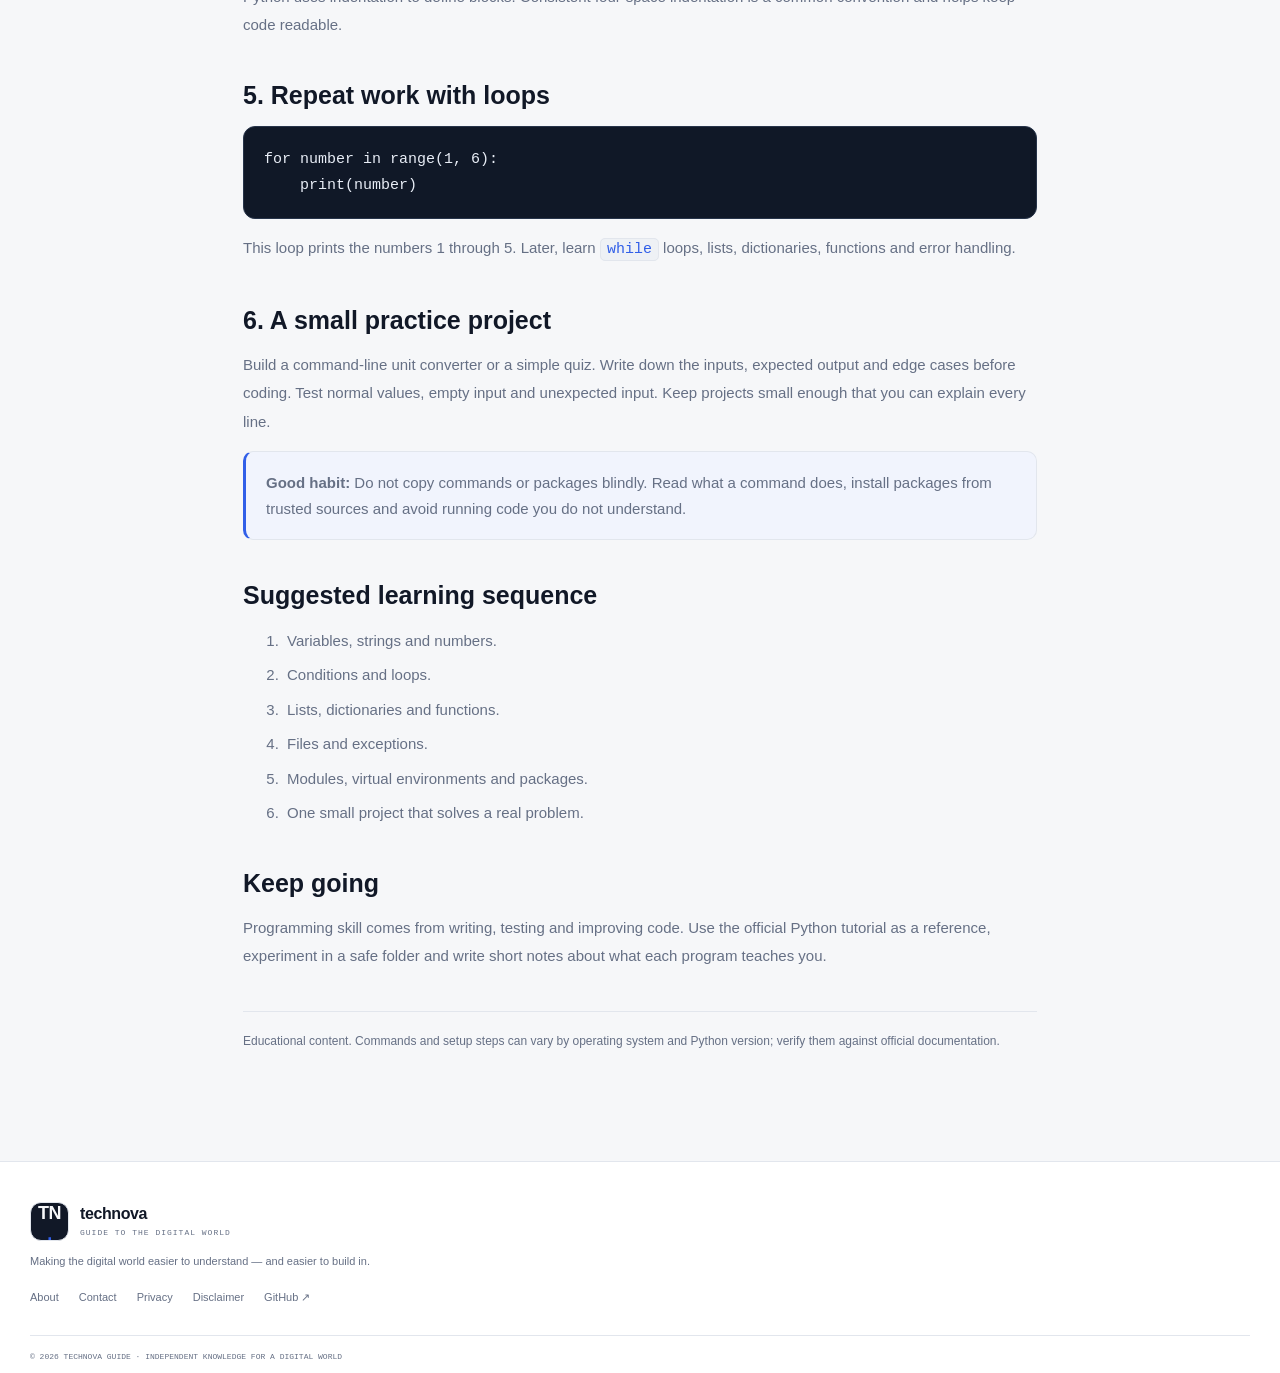
<file: technova-guide/articles/python-for-beginners.html>
<!doctype html>
<html lang="en"><head><meta charset="utf-8"><meta name="viewport" content="width=device-width,initial-scale=1"><meta name="description" content="Start learning Python with variables, data types, conditions, loops and a safe first practice project."><meta name="theme-color" content="#080b16"><title>Python for Beginners — TechNova Guide</title><link rel="canonical" href="https://technova-guide.neupanesisir2.workers.dev/articles/python-for-beginners.html"><link rel="stylesheet" href="../assets/style.css"><meta property="og:type" content="article"><meta property="og:site_name" content="TechNova Guide"></head>
<body class="nova-v2"><header class="tn-header"><a class="tn-brand" href="../index.html" aria-label="TechNova Guide home"><b>TN<span>.</span></b><span>technova<small>GUIDE TO THE DIGITAL WORLD</small></span></a><button class="menu-toggle" aria-label="Open navigation" aria-expanded="false">☰</button><nav class="tn-nav nav" aria-label="Main navigation"><a href="../index.html">Home</a><a href="../index.html#explore">Explore</a><a href="../tools.html">Tool Lab</a><a href="../index.html#paths">Learning paths</a><a href="../about.html">About</a></nav><button class="theme-toggle" type="button" aria-label="Switch color theme">☾</button><a class="tn-cta" href="../tools.html">Explore toolkit ↗</a></header>
<main class="page-wrap article-layout"><span class="eyebrow">PROGRAMMING / START HERE</span><h1>Python for beginners: your first steps into programming</h1><div class="article-meta">Beginner guide · 8 min read · TechNova Guide</div><p>Python is a popular programming language known for readable syntax and a large ecosystem. It is used in automation, data analysis, web services, scientific work and education. You do not need to learn everything at once: begin with small programs and build up one concept at a time.</p>
<h2>1. Set up a safe practice environment</h2><p>Install Python from its official website or use a trusted editor that supports Python. On Windows, check the installation with <code>python --version</code> or <code>py --version</code>. On macOS or Linux, the command may be <code>python3 --version</code>. The exact command depends on your setup.</p><h2>2. Your first program</h2><pre><code>print("Hello, TechNova!")</code></pre><p>Save the line in a file named <code>hello.py</code> and run it with the Python command available on your computer. The <code>print()</code> function displays information in the terminal.</p>
<h2>3. Learn variables and data types</h2><pre><code>name = "Asha"
age = 20
is_learning = True

print(name)
print(age)</code></pre><p>A variable is a name that refers to a value. Common beginner types include strings for text, integers for whole numbers, floats for decimal values and booleans for true/false values.</p><h2>4. Make decisions with conditions</h2><pre><code>score = 72

if score >= 50:
    print("Pass")
else:
    print("Keep practising")</code></pre><p>Python uses indentation to define blocks. Consistent four-space indentation is a common convention and helps keep code readable.</p><h2>5. Repeat work with loops</h2><pre><code>for number in range(1, 6):
    print(number)</code></pre><p>This loop prints the numbers 1 through 5. Later, learn <code>while</code> loops, lists, dictionaries, functions and error handling.</p><h2>6. A small practice project</h2><p>Build a command-line unit converter or a simple quiz. Write down the inputs, expected output and edge cases before coding. Test normal values, empty input and unexpected input. Keep projects small enough that you can explain every line.</p><div class="callout"><b>Good habit:</b> Do not copy commands or packages blindly. Read what a command does, install packages from trusted sources and avoid running code you do not understand.</div><h2>Suggested learning sequence</h2><ol><li>Variables, strings and numbers.</li><li>Conditions and loops.</li><li>Lists, dictionaries and functions.</li><li>Files and exceptions.</li><li>Modules, virtual environments and packages.</li><li>One small project that solves a real problem.</li></ol><h2>Keep going</h2><p>Programming skill comes from writing, testing and improving code. Use the official Python tutorial as a reference, experiment in a safe folder and write short notes about what each program teaches you.</p><p class="site-footer-note">Educational content. Commands and setup steps can vary by operating system and Python version; verify them against official documentation.</p></main><footer class="tn-footer"><div><a class="tn-brand" href="../index.html"><b>TN<span>.</span></b><span>technova<small>GUIDE TO THE DIGITAL WORLD</small></span></a><p>Making the digital world easier to understand — and easier to build in.</p><nav><a href="../about.html">About</a><a href="../contact.html">Contact</a><a href="../privacy.html">Privacy</a><a href="../disclaimer.html">Disclaimer</a><a href="https://github.com/neupanesisir2-bit/technova-guide">GitHub ↗</a></nav></div><small>© 2026 TECHNOVA GUIDE · INDEPENDENT KNOWLEDGE FOR A DIGITAL WORLD</small></footer><script src="../assets/main.js"></script></body></html>
</file>
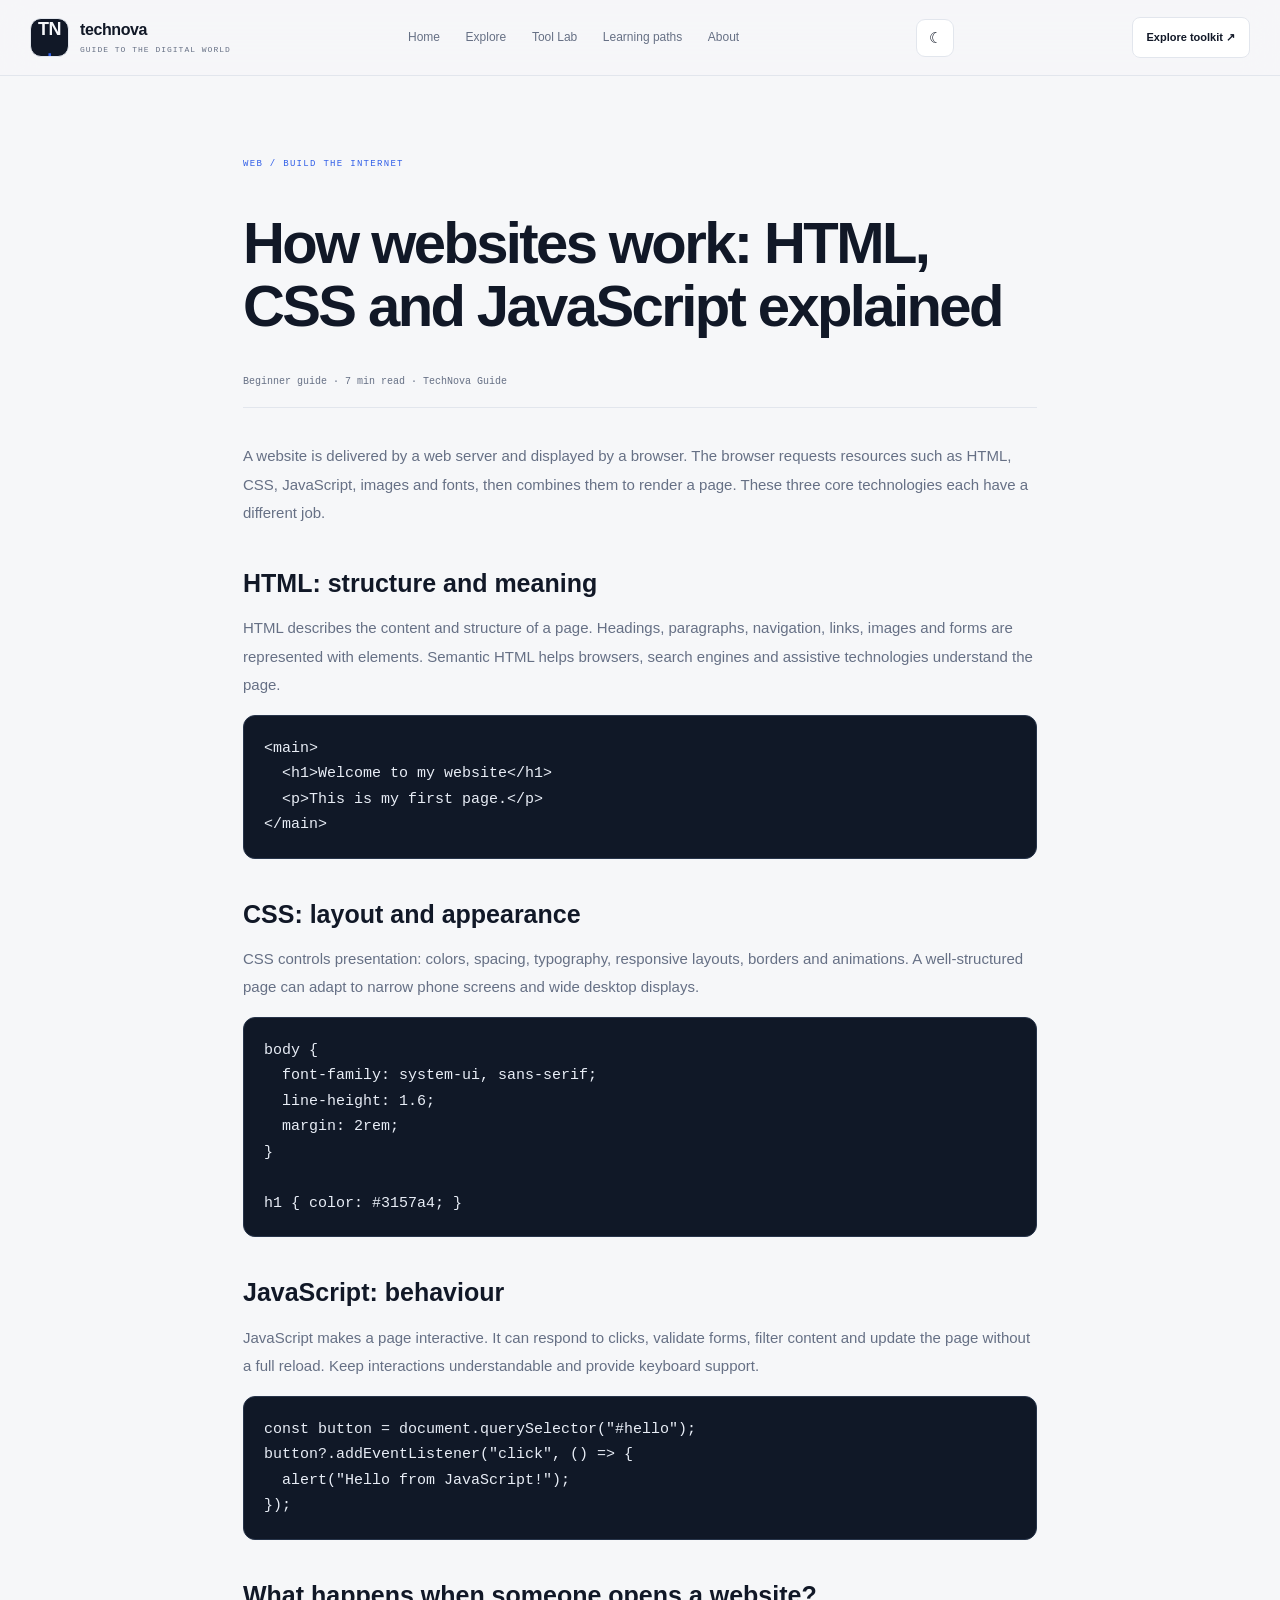
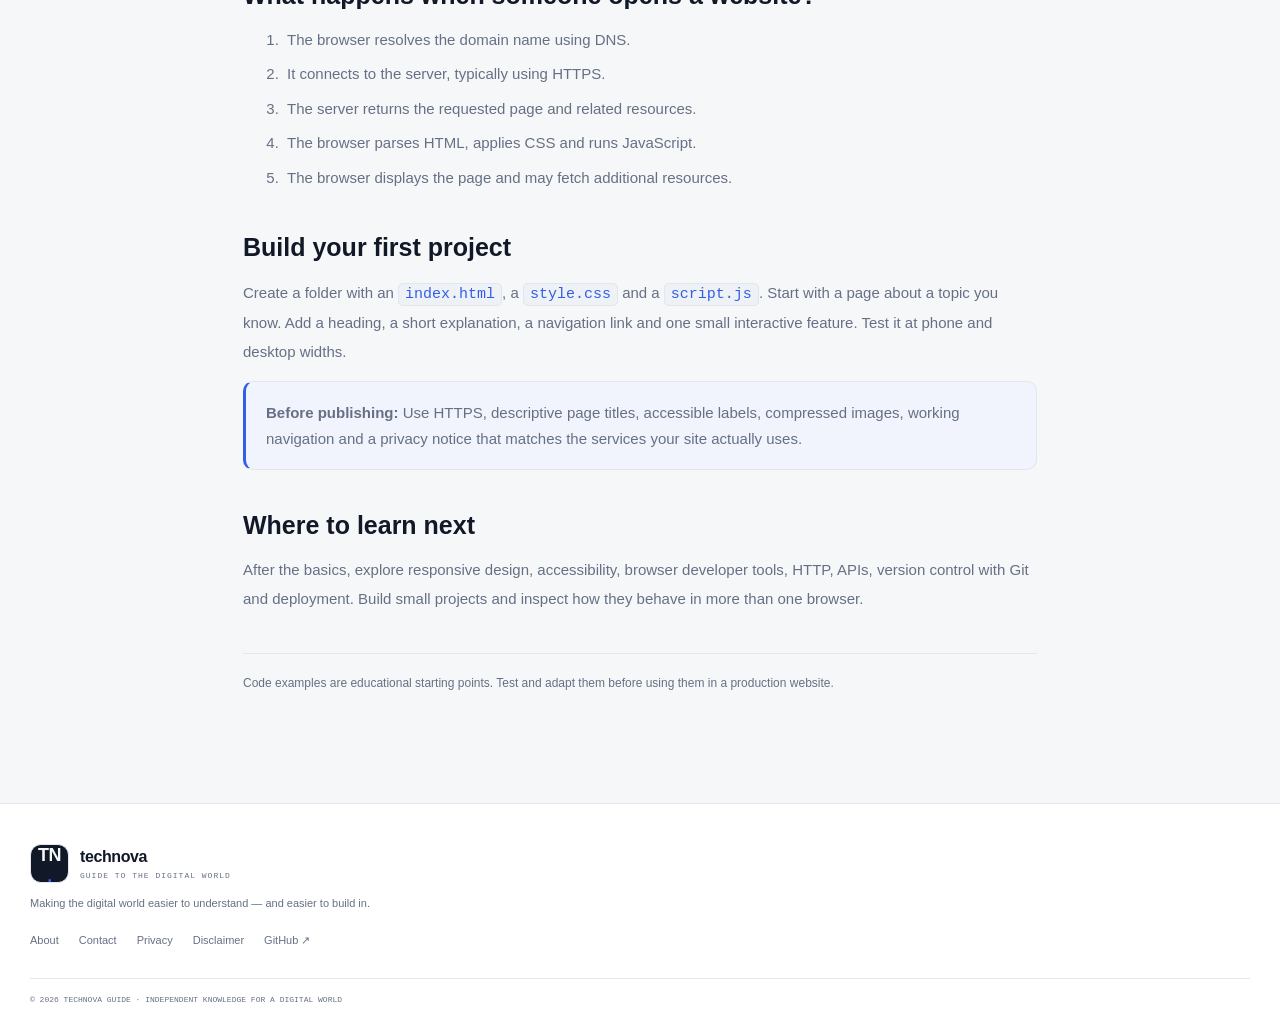
<file: technova-guide/articles/web-development-basics.html>
<!doctype html>
<html lang="en"><head><meta charset="utf-8"><meta name="viewport" content="width=device-width,initial-scale=1"><meta name="description" content="Understand how websites work and how HTML, CSS and JavaScript combine to build interactive web pages."><meta name="theme-color" content="#080b16"><title>Web Development Basics — TechNova Guide</title><link rel="canonical" href="https://technova-guide.neupanesisir2.workers.dev/articles/web-development-basics.html"><link rel="stylesheet" href="../assets/style.css"><meta property="og:type" content="article"><meta property="og:site_name" content="TechNova Guide"></head>
<body class="nova-v2"><header class="tn-header"><a class="tn-brand" href="../index.html" aria-label="TechNova Guide home"><b>TN<span>.</span></b><span>technova<small>GUIDE TO THE DIGITAL WORLD</small></span></a><button class="menu-toggle" aria-label="Open navigation" aria-expanded="false">☰</button><nav class="tn-nav nav" aria-label="Main navigation"><a href="../index.html">Home</a><a href="../index.html#explore">Explore</a><a href="../tools.html">Tool Lab</a><a href="../index.html#paths">Learning paths</a><a href="../about.html">About</a></nav><button class="theme-toggle" type="button" aria-label="Switch color theme">☾</button><a class="tn-cta" href="../tools.html">Explore toolkit ↗</a></header>
<main class="page-wrap article-layout"><span class="eyebrow">WEB / BUILD THE INTERNET</span><h1>How websites work: HTML, CSS and JavaScript explained</h1><div class="article-meta">Beginner guide · 7 min read · TechNova Guide</div><p>A website is delivered by a web server and displayed by a browser. The browser requests resources such as HTML, CSS, JavaScript, images and fonts, then combines them to render a page. These three core technologies each have a different job.</p><h2>HTML: structure and meaning</h2><p>HTML describes the content and structure of a page. Headings, paragraphs, navigation, links, images and forms are represented with elements. Semantic HTML helps browsers, search engines and assistive technologies understand the page.</p><pre><code>&lt;main&gt;
  &lt;h1&gt;Welcome to my website&lt;/h1&gt;
  &lt;p&gt;This is my first page.&lt;/p&gt;
&lt;/main&gt;</code></pre><h2>CSS: layout and appearance</h2><p>CSS controls presentation: colors, spacing, typography, responsive layouts, borders and animations. A well-structured page can adapt to narrow phone screens and wide desktop displays.</p><pre><code>body {
  font-family: system-ui, sans-serif;
  line-height: 1.6;
  margin: 2rem;
}

h1 { color: #3157a4; }</code></pre><h2>JavaScript: behaviour</h2><p>JavaScript makes a page interactive. It can respond to clicks, validate forms, filter content and update the page without a full reload. Keep interactions understandable and provide keyboard support.</p><pre><code>const button = document.querySelector("#hello");
button?.addEventListener("click", () => {
  alert("Hello from JavaScript!");
});</code></pre><h2>What happens when someone opens a website?</h2><ol><li>The browser resolves the domain name using DNS.</li><li>It connects to the server, typically using HTTPS.</li><li>The server returns the requested page and related resources.</li><li>The browser parses HTML, applies CSS and runs JavaScript.</li><li>The browser displays the page and may fetch additional resources.</li></ol><h2>Build your first project</h2><p>Create a folder with an <code>index.html</code>, a <code>style.css</code> and a <code>script.js</code>. Start with a page about a topic you know. Add a heading, a short explanation, a navigation link and one small interactive feature. Test it at phone and desktop widths.</p><div class="callout"><b>Before publishing:</b> Use HTTPS, descriptive page titles, accessible labels, compressed images, working navigation and a privacy notice that matches the services your site actually uses.</div><h2>Where to learn next</h2><p>After the basics, explore responsive design, accessibility, browser developer tools, HTTP, APIs, version control with Git and deployment. Build small projects and inspect how they behave in more than one browser.</p><p class="site-footer-note">Code examples are educational starting points. Test and adapt them before using them in a production website.</p></main><footer class="tn-footer"><div><a class="tn-brand" href="../index.html"><b>TN<span>.</span></b><span>technova<small>GUIDE TO THE DIGITAL WORLD</small></span></a><p>Making the digital world easier to understand — and easier to build in.</p><nav><a href="../about.html">About</a><a href="../contact.html">Contact</a><a href="../privacy.html">Privacy</a><a href="../disclaimer.html">Disclaimer</a><a href="https://github.com/neupanesisir2-bit/technova-guide">GitHub ↗</a></nav></div><small>© 2026 TECHNOVA GUIDE · INDEPENDENT KNOWLEDGE FOR A DIGITAL WORLD</small></footer><script src="../assets/main.js"></script></body></html>
</file>
<file: technova-guide/assets/style.css>
/* TechNova Guide — unified editorial design system */
:root{color-scheme:light;--bg:#f6f7f9;--surface:#fff;--surface-2:#eef1f5;--ink:#111827;--muted:#667085;--soft:#98a2b3;--line:#e2e6ed;--blue:#315fe8;--blue-hover:#244bc5;--teal:#078b83;--shadow:0 16px 48px rgba(16,24,40,.07);--display:"Manrope",sans-serif;--body:"DM Sans",sans-serif;--mono:"DM Mono",monospace;--radius:14px;--max:1220px}
html[data-theme=dark]{color-scheme:dark;--bg:#0b1020;--surface:#121a2a;--surface-2:#182338;--ink:#f3f5fa;--muted:#a5afc1;--soft:#7e8ba1;--line:#28344a;--blue:#8da8ff;--blue-hover:#a9bcff;--teal:#5bd5c7;--shadow:0 18px 55px rgba(0,0,0,.25)}
*{box-sizing:border-box}html{scroll-behavior:smooth;scroll-padding-top:100px}body{margin:0;background:var(--bg);color:var(--ink);font:400 15px/1.7 var(--body);-webkit-font-smoothing:antialiased}a{color:inherit;text-decoration:none}button,input,textarea,select{font:inherit}button,a{-webkit-tap-highlight-color:transparent}:focus-visible{outline:3px solid var(--teal);outline-offset:4px}::selection{background:var(--blue);color:#fff}
.nova-v2{background:var(--bg);color:var(--ink)}.tn-header,.topbar,.site-header{position:sticky;top:0;z-index:100;min-height:76px;padding:12px max(24px,calc((100vw - var(--max))/2));display:flex;align-items:center;justify-content:space-between;gap:22px;background:color-mix(in srgb,var(--bg) 89%,transparent);border-bottom:1px solid var(--line);backdrop-filter:blur(18px);-webkit-backdrop-filter:blur(18px)}
.tn-brand,.brand{display:flex;align-items:center;gap:11px;color:var(--ink);font:800 16px var(--display);letter-spacing:-.4px;white-space:nowrap}.tn-brand>b,.brand .mark{width:39px;height:39px;display:grid;place-items:center;border:1px solid var(--line);border-radius:11px;background:var(--ink);color:var(--bg);font:800 18px var(--display)}.tn-brand>b span,.brand .mark span{color:var(--blue)}.tn-brand>span,.brand>span:last-child{display:grid;line-height:1.15}.tn-brand small,.brand small{margin-top:5px;color:var(--muted);font:8px var(--mono);letter-spacing:1px}
.tn-nav,.topbar .nav,.site-header .nav{display:flex;align-items:center;gap:clamp(14px,2vw,26px);color:var(--muted);font-size:12px}.tn-nav a,.topbar .nav a,.site-header .nav a{color:var(--muted);transition:color .18s}.tn-nav a:hover,.topbar .nav a:hover,.tn-nav a.active{color:var(--blue)}
.tn-cta,.nav-cta{padding:10px 14px;border:1px solid var(--line);border-radius:8px;background:var(--surface);color:var(--ink);font-size:11px;font-weight:700}.tn-cta:hover,.nav-cta:hover{border-color:var(--blue);color:var(--blue)}.theme-toggle{width:38px;height:38px;flex:0 0 38px;display:grid;place-items:center;border:1px solid var(--line);border-radius:9px;background:var(--surface);color:var(--ink);cursor:pointer}.menu-toggle{display:none;color:var(--ink);border:1px solid var(--line);border-radius:8px;padding:7px 10px;background:var(--surface);cursor:pointer}
.tn-hero{max-width:var(--max);min-height:610px;margin:auto;padding:88px 24px 78px;position:relative;display:grid;grid-template-columns:1.05fr .95fr;align-items:center;gap:58px}.tn-copy{position:relative;z-index:2}.tn-kicker,.tn-heading>div>small,.tn-tools>div>small,.tn-end>small,.eyebrow{color:var(--blue);font:500 9px var(--mono);letter-spacing:1.3px}.tn-copy h1{margin:23px 0 20px;color:var(--ink);font:800 clamp(52px,6vw,76px)/1.02 var(--display);letter-spacing:-4px}.tn-copy h1 em,.tn-heading h2 em,.tn-tools h2 em,.tn-end h2 em{font-style:normal;color:var(--blue)}.tn-copy>p,.tn-heading>p{max-width:540px;color:var(--muted);font-size:14px;line-height:1.9}.tn-actions{display:flex;align-items:center;gap:22px;flex-wrap:wrap;margin-top:30px}.tn-button{display:inline-flex;align-items:center;justify-content:center;padding:13px 18px;border-radius:8px;background:var(--blue);color:#fff!important;font-size:11px;font-weight:700;transition:transform .18s,background .18s}.tn-button:hover{transform:translateY(-2px);background:var(--blue-hover)}.tn-actions>a:not(.tn-button){color:var(--ink);font-size:11px;font-weight:700}.tn-meta{margin-top:45px;color:var(--soft);font:8px var(--mono);letter-spacing:.8px}
.tn-art{min-height:445px;position:relative;overflow:hidden;border:1px solid var(--line);border-radius:20px;background:radial-gradient(ellipse at center,color-mix(in srgb,var(--blue) 12%,var(--surface)),var(--surface) 70%);box-shadow:var(--shadow)}.art-label{position:absolute;z-index:3;top:18px;left:20px;color:var(--muted);font:8px var(--mono);letter-spacing:1px}.art-grid{position:absolute;inset:0;opacity:.4;background-image:linear-gradient(color-mix(in srgb,var(--muted) 14%,transparent) 1px,transparent 1px),linear-gradient(90deg,color-mix(in srgb,var(--muted) 14%,transparent) 1px,transparent 1px);background-size:38px 38px}.art-ring{position:absolute;left:50%;top:50%;border:1px solid color-mix(in srgb,var(--blue) 28%,transparent);border-radius:50%;transform:translate(-50%,-50%)}.r1{width:230px;height:230px}.r2{width:340px;height:340px;border-style:dashed}.r3{width:440px;height:440px;border-color:color-mix(in srgb,var(--muted) 10%,transparent)}.art-core{position:absolute;left:50%;top:50%;transform:translate(-50%,-50%);width:150px;height:150px;border-radius:50%;background:var(--ink);color:var(--bg);display:grid;place-content:center;text-align:center;font:800 52px var(--display);letter-spacing:-5px;box-shadow:var(--shadow)}.art-core small{font:7px var(--mono);letter-spacing:.4px;color:var(--muted)}.art-node{position:absolute;z-index:3;width:72px;height:72px;display:grid;place-content:center;text-align:center;background:var(--surface);border:1px solid var(--line);box-shadow:var(--shadow);font:700 23px var(--display);color:var(--blue)}.art-node small{font:6px var(--mono);color:var(--muted)}.n1{top:17%;left:16%}.n2{top:23%;right:13%}.n3{bottom:14%;left:20%}.n4{bottom:17%;right:17%}.art-foot{position:absolute;bottom:18px;right:20px;text-align:right;font:8px/1.6 var(--mono);letter-spacing:1px;color:var(--muted)}.tn-hero-foot{position:absolute;bottom:20px;left:max(calc((100vw - 1220px)/2),5.5vw);right:max(calc((100vw - 1220px)/2),5.5vw);display:flex;justify-content:space-between;font:8px var(--mono);letter-spacing:1px;color:var(--muted)}.tn-hero-foot a{color:var(--blue)}
.tn-ribbon{height:58px;background:var(--surface-2);border-block:1px solid var(--line);display:flex;align-items:center;justify-content:center;gap:35px;white-space:nowrap;overflow:hidden;font:8px var(--mono);letter-spacing:1px;color:var(--muted)}.tn-ribbon b{color:var(--blue)}
.tn-section,.tn-reading{max-width:var(--max);padding:90px 24px;margin:auto}.tn-heading{display:flex;align-items:flex-end;justify-content:space-between;gap:45px;margin-bottom:38px}.tn-heading h2,.tn-tools h2,.tn-end h2{color:var(--ink);font:800 clamp(38px,4.8vw,56px)/1.08 var(--display);letter-spacing:-2.5px;margin:14px 0 0}.tn-heading>p{max-width:410px;margin:0 0 4px}
.tn-search{display:grid;grid-template-columns:28px 1fr auto;align-items:center;gap:10px;padding:0 16px;background:var(--surface);border:1px solid var(--line);border-radius:10px;margin-bottom:20px}.tn-search>span{font-size:24px;color:var(--blue)}.tn-search input{height:56px;min-width:0;border:0;outline:0;background:transparent;color:var(--ink);font:12px var(--body)}.tn-search input::placeholder{color:var(--soft)}.tn-search>small{font:7px var(--mono);color:var(--muted)}.tn-search p{grid-column:2/-1;margin:-7px 0 10px;font:8px var(--mono);color:var(--muted)}
.tn-grid{display:grid;grid-template-columns:repeat(3,minmax(0,1fr));gap:14px}.tn-card{min-height:285px;padding:20px;background:var(--surface);border:1px solid var(--line);border-radius:var(--radius);display:flex;flex-direction:column;transition:transform .2s,border-color .2s,box-shadow .2s}.tn-card:hover{transform:translateY(-4px);border-color:var(--blue);box-shadow:var(--shadow)}.tn-card.featured{background:color-mix(in srgb,var(--blue) 7%,var(--surface))}.tn-card>small{font:8px var(--mono);letter-spacing:.6px;color:var(--muted)}.tn-illustration{height:94px;margin:14px 0 9px;display:grid;place-items:center;position:relative;overflow:hidden;background:var(--surface-2);font:700 40px var(--display);color:var(--blue)}.tn-illustration:before,.tn-illustration:after{content:"";position:absolute;width:110px;height:110px;border:1px solid color-mix(in srgb,var(--blue) 22%,transparent);border-radius:50%}.tn-illustration:after{width:170px;height:170px}.tn-illustration.linux,.tn-illustration.code{font-family:var(--mono)}.tn-card h3{font:700 18px var(--display);letter-spacing:-.5px;margin:3px 0 6px;color:var(--ink)}.tn-card p{font-size:10px;line-height:1.75;color:var(--muted);margin:0 0 14px}.tn-card>b{margin-top:auto;padding-top:12px;border-top:1px solid var(--line);font:7px var(--mono);letter-spacing:.4px;color:var(--blue)}.tn-card[hidden]{display:none}#no-results{padding:25px;text-align:center;color:var(--muted)}
.tn-tools{padding:80px max(calc((100vw - 1220px)/2),5.5vw);background:#111a2a;color:#f4f6fb;display:grid;grid-template-columns:.9fr 1.1fr;gap:70px;align-items:center}.tn-tools>div>small{color:#9eb2ff}.tn-tools h2{font-size:54px;color:#f4f6fb}.tn-tools h2 em{color:#9eb2ff}.tn-tools p{max-width:420px;color:#b2bdcf;font-size:12px;line-height:1.9;margin:19px 0 25px}.tn-tools label{display:block;margin-top:25px;font:7px var(--mono);letter-spacing:.6px;color:#8795aa}.tn-tool-list{border:1px solid #ffffff25;border-radius:12px;background:#0c1422;padding:17px 20px}.tn-tool-list>small{font:8px var(--mono);letter-spacing:.8px;color:#8794a8}.tn-tool-list>a{display:flex;align-items:center;gap:14px;padding:15px 3px;border-top:1px solid #ffffff1c;margin-top:7px;color:#a9c0ff;font-size:12px}.tn-tool-list>a>b{font:9px var(--mono);color:#8ea7ff}.tn-tool-list>a>span{flex:1}.tn-tool-list>a>span small{display:block;font-size:9px;color:#8996a8}
.tn-path-grid{display:grid;grid-template-columns:repeat(3,1fr);gap:13px}.tn-path-grid>a{padding:22px;background:var(--surface);border:1px solid var(--line);border-radius:var(--radius);min-height:220px;transition:transform .2s,border-color .2s}.tn-path-grid>a:hover{transform:translateY(-3px);border-color:var(--blue);box-shadow:var(--shadow)}.tn-path-grid small{font:8px var(--mono);color:var(--muted)}.tn-path-grid b{display:block;margin:21px 0 8px;color:var(--blue);font:24px var(--display)}.tn-path-grid h3{font:700 19px var(--display);margin:0 0 7px;color:var(--ink)}.tn-path-grid p{font-size:10px;line-height:1.8;color:var(--muted);min-height:42px}.tn-path-grid strong{font-size:9px;color:var(--blue)}
.tn-reading{padding-top:10px;padding-bottom:95px}.tn-reading .tn-heading>a{font-size:10px;font-weight:700;color:var(--blue)}.tn-articles{border-top:1px solid var(--line)}.tn-articles>a{display:grid;grid-template-columns:170px 1fr auto;gap:18px;align-items:center;padding:18px 8px;border-bottom:1px solid var(--line);transition:background .18s}.tn-articles>a:hover{background:var(--surface-2)}.tn-articles small,.tn-articles span{font:9px var(--mono);color:var(--muted)}.tn-articles b{font:600 13px var(--display);color:var(--ink)}
.tn-end{text-align:center;padding:75px 20px 88px;border-block:1px solid var(--line);background:var(--surface-2)}.tn-end h2{margin:16px 0}.tn-end p{font-size:12px;color:var(--muted);margin:0 0 24px}
.tn-footer{background:var(--surface);border-top:1px solid var(--line);color:var(--muted);padding:40px max(24px,calc((100vw - var(--max))/2)) 22px}.tn-footer>div:first-child,.tn-footer>small{max-width:var(--max);margin-left:auto;margin-right:auto}.tn-footer .tn-brand{color:var(--ink)}.tn-footer p{font-size:11px;color:var(--muted)}.tn-footer nav{display:flex;flex-wrap:wrap;gap:20px;margin-top:18px}.tn-footer nav a{color:var(--muted);font-size:11px}.tn-footer nav a:hover{color:var(--blue)}.tn-footer>small{display:block;margin-top:28px;padding-top:16px;border-top:1px solid var(--line);font:8px var(--mono)}
.page-wrap{max-width:850px;min-height:55vh;margin:0 auto;padding:72px 28px 96px;color:var(--ink)}.page-wrap h1{font:800 clamp(38px,5.4vw,58px)/1.08 var(--display);letter-spacing:-2.6px;color:var(--ink)}.page-wrap h2{margin:40px 0 12px;font:750 25px/1.25 var(--display);color:var(--ink)}.page-wrap h3{font:700 18px var(--display);color:var(--ink)}.page-wrap p,.page-wrap li{color:var(--muted);font-size:15px;line-height:1.9}.page-wrap li{padding-left:4px;margin:6px 0}.page-wrap a{color:var(--blue);text-underline-offset:3px}.article-meta{display:flex;flex-wrap:wrap;gap:10px;margin:18px 0 34px;padding-bottom:20px;border-bottom:1px solid var(--line);color:var(--muted);font:10px var(--mono)}.page-wrap .callout{padding:18px 20px;background:color-mix(in srgb,var(--blue) 7%,var(--surface));border:1px solid var(--line);border-left:3px solid var(--blue);border-radius:10px;color:var(--muted)}.page-wrap code{background:var(--surface-2);color:var(--blue);border:1px solid var(--line);border-radius:5px;padding:2px 6px}.page-wrap pre{overflow:auto;background:#101827;color:#e8edf6;border:1px solid #27344a;border-radius:12px;padding:20px;line-height:1.7}.page-wrap pre code{background:none;border:0;color:#e8edf6;padding:0}.page-wrap .site-footer-note{margin-top:40px;padding-top:18px;border-top:1px solid var(--line);color:var(--muted);font-size:12px}
.tool-hero{max-width:var(--max);padding:65px 24px 24px;margin:auto}.tool-hero>small{color:var(--blue);font:9px var(--mono);letter-spacing:1.2px}.tool-hero h1{font:800 clamp(40px,5vw,60px)/1.08 var(--display);letter-spacing:-2.8px;color:var(--ink)}.tool-hero h1 span{color:var(--blue)!important}.tool-hero p{color:var(--muted);font-size:13px;line-height:1.9;max-width:680px}.tool-grid{max-width:var(--max);margin:auto;padding:24px 24px 85px;display:grid;grid-template-columns:repeat(2,minmax(0,1fr));gap:16px}.tool-card{background:var(--surface);border:1px solid var(--line);border-radius:var(--radius);padding:24px;transition:box-shadow .18s,border-color .18s}.tool-card:hover{border-color:var(--blue);box-shadow:var(--shadow)}.tool-card>small{color:var(--blue);font:9px var(--mono);letter-spacing:1px}.tool-card h2{color:var(--ink);font:750 20px var(--display)}.tool-card p,.tool-card label{color:var(--muted);font-size:11px}.tool-card label{display:block;margin:13px 0 6px}.tool-card input,.tool-card textarea,.tool-card select{width:100%;background:var(--bg);color:var(--ink);border:1px solid var(--line);border-radius:8px;padding:12px;font-size:12px}.tool-card textarea{min-height:85px}.tool-card button{margin-top:12px;border:0;border-radius:8px;background:var(--blue);color:#fff;padding:11px 15px;font-size:10px;font-weight:800;cursor:pointer}.tool-card button:hover{filter:brightness(1.08)}.tool-card .secondary-button{background:var(--surface-2);color:var(--ink);border:1px solid var(--line)}.tool-output{margin-top:12px;padding:12px;background:var(--bg);border:1px solid var(--line);border-radius:8px;color:var(--ink);font-size:10px;white-space:pre-wrap;overflow-wrap:anywhere}.tool-output:empty{display:none}.tool-status{font-size:10px;color:var(--teal);margin-top:7px}.meter{height:5px;background:var(--surface-2);border-radius:8px;margin-top:10px;overflow:hidden}.meter span{display:block;height:100%;width:0;background:var(--teal)}.inline-controls{display:grid;grid-template-columns:1fr 1fr;gap:10px}
@media(max-width:900px){.tn-hero{gap:30px;min-height:560px}.tn-grid{grid-template-columns:repeat(2,minmax(0,1fr))}.tool-grid{grid-template-columns:repeat(2,minmax(0,1fr))}}
@media(max-width:680px){html{scroll-padding-top:78px}.tn-header,.topbar,.site-header{min-height:66px;padding:10px 18px;gap:10px}.menu-toggle{display:inline-flex;align-items:center;justify-content:center;margin-left:auto}.tn-nav,.topbar .nav,.site-header .nav{display:none;position:absolute;top:100%;left:0;right:0;padding:16px 20px;background:var(--surface);border-bottom:1px solid var(--line);box-shadow:var(--shadow);flex-direction:column;align-items:stretch;gap:0}.tn-nav.open,.topbar .nav.open,.site-header .nav.open{display:flex}.tn-nav a,.topbar .nav a,.site-header .nav a{padding:12px 4px;border-bottom:1px solid var(--line)}.tn-cta,.nav-cta{display:none}.tn-hero{grid-template-columns:1fr;gap:30px;min-height:0;padding:55px 20px 62px}.tn-copy h1{font-size:clamp(43px,12vw,60px);letter-spacing:-3px}.tn-copy>p{font-size:14px}.tn-art{min-height:350px}.art-core{width:120px;height:120px;font-size:43px}.r1{width:190px;height:190px}.r2{width:280px;height:280px}.r3{width:350px;height:350px}.art-node{width:60px;height:60px}.tn-hero-foot{left:20px;right:20px;font-size:7px}.tn-section,.tn-reading{padding:64px 20px}.tn-heading{display:block;margin-bottom:26px}.tn-heading h2,.tn-tools h2,.tn-end h2{font-size:clamp(36px,10vw,47px)}.tn-heading>p{margin-top:14px}.tn-grid,.tn-path-grid{grid-template-columns:1fr}.tn-card{min-height:245px}.tn-tools{padding:55px 20px;grid-template-columns:1fr;gap:26px}.tn-reading{padding-top:25px}.tn-articles>a{grid-template-columns:1fr;gap:7px;padding:17px 4px}.tn-end{padding:58px 20px}.page-wrap{padding:52px 21px 72px}.page-wrap h1{font-size:clamp(35px,10vw,48px);letter-spacing:-1.8px}.page-wrap p,.page-wrap li{font-size:14px}.tool-hero{padding:48px 20px 20px}.tool-grid{grid-template-columns:1fr;padding:18px 20px 62px}.tool-card{padding:19px}.tn-footer{padding:32px 20px 20px}}
@media(prefers-reduced-motion:reduce){html{scroll-behavior:auto}*,*:before,*:after{animation-duration:.01ms!important;transition-duration:.01ms!important}}


/* TechNova homepage — bespoke editorial / technology interface */
.home-page{--nx-ink:#edf2fb;--nx-muted:#9ca9bd;--nx-line:rgba(153,174,208,.18);--nx-panel:#111b2d;--nx-blue:#9ab2ff;background:#080d18;color:var(--nx-ink)}
.home-page .tn-header{background:rgba(8,13,24,.88);border-color:var(--nx-line);color:var(--nx-ink)}
.home-page .tn-brand{color:#f1f4fa}.home-page .tn-brand>b{background:#edf2fb;color:#0b1220;border:0;border-radius:10px}.home-page .tn-brand>b span{color:#496fff}
.home-page .tn-nav a{color:#aab5c8}.home-page .tn-nav a:hover,.home-page .tn-nav a.active{color:#a9beff}.home-page .theme-toggle,.home-page .tn-cta{background:#101a2b;border-color:var(--nx-line);color:#edf2fb}
.home-page .menu-toggle{background:#101a2b;color:#edf2fb;border-color:var(--nx-line)}
.home-page .tn-footer{background:#080d18;border-color:var(--nx-line);color:#9ca9bd}.home-page .tn-footer .tn-brand{color:#edf2fb}.home-page .tn-footer>small{border-color:var(--nx-line)}
.nx-hero{position:relative;max-width:1440px;min-height:680px;margin:auto;padding:100px clamp(26px,7vw,112px) 88px;display:grid;grid-template-columns:1fr .92fr;align-items:center;gap:5vw;overflow:hidden;background:radial-gradient(ellipse at 77% 48%,rgba(58,91,166,.19),transparent 39%),#080d18}
.nx-hero:before{content:"";position:absolute;inset:0;pointer-events:none;opacity:.17;background-image:linear-gradient(rgba(150,170,210,.09) 1px,transparent 1px),linear-gradient(90deg,rgba(150,170,210,.09) 1px,transparent 1px);background-size:68px 68px;mask-image:linear-gradient(90deg,transparent,#000 65%)}
.nx-hero-copy{position:relative;z-index:2;max-width:660px}.nx-eyebrow,.nx-index{font:500 9px var(--mono);letter-spacing:1.5px;color:#9bb4ff}.nx-eyebrow{display:flex;align-items:center;gap:10px}.nx-eyebrow>i,.nx-visual-top i{width:6px;height:6px;border-radius:50%;background:#64d8c3;box-shadow:0 0 13px #64d8c3}.nx-eyebrow span{margin-left:15px;color:#71819a}
.nx-hero h1{margin:30px 0 23px;font:800 clamp(58px,7.1vw,100px)/.99 var(--display);letter-spacing:-6px;color:#f3f6fc}.nx-hero h1 em,.nx-section-head h2 em,.nx-lab h2 em,.nx-reading h2 em,.nx-final h2 em{font-style:normal;color:#91aaff}
.nx-hero-copy>p{max-width:480px;font-size:16px;line-height:1.85;color:#aab6ca}.nx-hero-actions{display:flex;align-items:center;gap:26px;flex-wrap:wrap;margin-top:34px}.nx-primary{display:inline-flex;align-items:center;gap:25px;padding:15px 19px;background:#91aaff;color:#08101f!important;font:700 11px var(--body);border-radius:5px;transition:transform .2s,background .2s}.nx-primary:hover{transform:translateY(-3px);background:#b5c5ff}.nx-primary span{font-size:16px}.nx-textlink{font-size:11px;font-weight:700;color:#e0e7f3}.nx-textlink span{color:#9bb4ff;margin-left:6px}
.nx-proof{display:flex;gap:22px;flex-wrap:wrap;margin-top:66px;padding-top:17px;border-top:1px solid var(--nx-line)}.nx-proof span{font:8px var(--mono);letter-spacing:.6px;color:#7888a1}.nx-proof b{color:#a6baff;margin-right:6px}
.nx-visual{position:relative;z-index:1;height:470px;border:1px solid rgba(149,174,222,.22);background:linear-gradient(145deg,rgba(24,39,66,.85),rgba(9,16,29,.95));overflow:hidden;box-shadow:0 35px 100px rgba(0,0,0,.32)}
.nx-visual:before{content:"";position:absolute;inset:0;background-image:linear-gradient(rgba(150,175,220,.08) 1px,transparent 1px),linear-gradient(90deg,rgba(150,175,220,.08) 1px,transparent 1px);background-size:30px 30px;opacity:.55}
.nx-visual-top,.nx-visual-bottom{position:absolute;z-index:5;left:20px;right:20px;display:flex;justify-content:space-between;font:7px var(--mono);letter-spacing:1px;color:#8292ad}.nx-visual-top{top:19px}.nx-visual-top span:nth-child(2){display:flex;align-items:center;gap:8px}.nx-visual-bottom{bottom:17px}
.nx-orbit{position:absolute;left:50%;top:50%;border:1px solid rgba(143,171,235,.22);border-radius:50%;transform:translate(-50%,-50%)}.nx-orbit-a{width:200px;height:200px}.nx-orbit-b{width:310px;height:310px;border-style:dashed;animation:nx-spin 42s linear infinite}.nx-orbit-c{width:420px;height:420px;border-color:rgba(143,171,235,.1)}
@keyframes nx-spin{to{transform:translate(-50%,-50%) rotate(360deg)}}
.nx-visual-center{position:absolute;z-index:3;left:50%;top:50%;width:120px;height:120px;transform:translate(-50%,-50%);display:grid;align-content:center;justify-items:center;border:1px solid rgba(169,190,255,.45);border-radius:50%;background:radial-gradient(circle,#293c67,#111d33 70%);box-shadow:0 0 70px rgba(105,139,226,.2)}.nx-visual-center b{font:800 44px var(--display);letter-spacing:-4px;color:#eff3ff}.nx-visual-center small{font:6px var(--mono);letter-spacing:.6px;color:#aab9d5}
.nx-float{position:absolute;z-index:4;width:150px;padding:12px 13px;background:rgba(12,22,39,.94);border:1px solid rgba(153,177,226,.28);box-shadow:0 12px 35px rgba(0,0,0,.3)}.nx-float small,.nx-float em{display:block;font:7px var(--mono);letter-spacing:.5px;color:#8295b7}.nx-float b{display:block;margin:6px 0 1px;font:700 26px var(--display);color:#b0c2ff}.nx-float b span{color:#5bd5c7;margin-left:6px}.nx-float em{font-style:normal;font-family:var(--body);font-size:9px;color:#aebbd0}.nx-float-ai{top:19%;left:5%}.nx-float-sec{top:27%;right:4%;width:128px}.nx-float-code{bottom:17%;left:20%;width:160px}
.nx-scroll{position:absolute;bottom:24px;right:clamp(26px,7vw,112px);font:8px var(--mono);letter-spacing:1px;color:#73839c}.nx-scroll span{margin-left:12px;color:#a7bbff}
.nx-marquee{height:65px;display:flex;align-items:center;justify-content:space-evenly;gap:20px;overflow:hidden;white-space:nowrap;background:#111a2a;border-block:1px solid var(--nx-line);font:9px var(--mono);letter-spacing:1.4px;color:#aab7cc}.nx-marquee b{font-size:14px;color:#8fa9ff}
.nx-section{max-width:1300px;margin:auto;padding:112px 38px}.nx-section-head,.nx-reading-head{display:flex;justify-content:space-between;align-items:flex-end;gap:45px;margin-bottom:43px}.nx-section-head h2,.nx-reading h2{font:800 clamp(40px,5vw,64px)/1.06 var(--display);letter-spacing:-3px;margin:17px 0 0;color:#f0f3fa}.nx-section-head>p{max-width:390px;margin:0 0 5px;color:#9caac0;font-size:13px;line-height:1.9}
.nx-search{display:grid;grid-template-columns:36px 1fr auto;align-items:center;gap:10px;padding:0 19px;background:#111b2d;border:1px solid var(--nx-line);margin-bottom:27px}.nx-search>span{font-size:27px;color:#9bb4ff}.nx-search input{height:62px;min-width:0;border:0;outline:0;background:transparent;color:#edf2fb;font:13px var(--body)}.nx-search input::placeholder{color:#8292aa}.nx-search>small{font:7px var(--mono);letter-spacing:.7px;color:#8392aa}.nx-search p{grid-column:2/-1;margin:-9px 0 12px;color:#8493ab;font:8px var(--mono)}
.nx-topic-layout{display:grid;grid-template-columns:1.03fr .97fr;gap:18px;align-items:stretch}.nx-topic-feature{display:grid;grid-template-rows:280px 1fr;background:#111b2d;border:1px solid var(--nx-line);min-width:0;transition:border-color .2s,transform .2s}.nx-topic-feature:hover,.nx-topic-row:hover{border-color:#829eff;transform:translateY(-2px)}
.nx-feature-art{position:relative;overflow:hidden;background:radial-gradient(ellipse at 48% 48%,#293e6a,#121e34 67%);display:grid;place-items:center}.nx-feature-art:before{content:"";position:absolute;inset:0;background-image:linear-gradient(rgba(174,194,240,.09) 1px,transparent 1px),linear-gradient(90deg,rgba(174,194,240,.09) 1px,transparent 1px);background-size:32px 32px}.nx-feature-art:after{content:"";position:absolute;width:270px;height:270px;border:1px solid rgba(164,188,245,.25);border-radius:50%;box-shadow:0 0 0 35px rgba(164,188,245,.035),0 0 0 70px rgba(164,188,245,.025)}
.nx-art-caption,.nx-feature-coordinates,.nx-art-index{position:absolute;z-index:2;font:8px var(--mono);letter-spacing:1px;color:#9aaccd}.nx-art-caption{top:20px;left:21px}.nx-art-index{bottom:17px;right:20px;font-size:24px;color:rgba(195,210,244,.5)}.nx-feature-coordinates{left:21px;bottom:19px;line-height:1.7}.nx-ai-glyph{position:relative;z-index:2;font:800 104px/.9 var(--display);letter-spacing:-8px;color:#c4d2ff;text-shadow:0 0 45px rgba(151,180,255,.4)}.nx-ai-glyph sup{font-size:24px;vertical-align:top;color:#61d8c5;letter-spacing:0}
.nx-feature-copy{padding:28px 30px 30px}.nx-topic-meta{display:flex;justify-content:space-between;gap:10px;font:8px var(--mono);letter-spacing:.5px;color:#8fa6d7}.nx-topic-meta span{color:#62d5c3}.nx-feature-copy h3{margin:22px 0 10px;font:750 clamp(25px,3vw,36px)/1.1 var(--display);letter-spacing:-1.3px;color:#f2f5fc}.nx-feature-copy p{max-width:460px;color:#9caac0;font-size:12px;line-height:1.8}.nx-feature-copy>b{display:inline-block;margin-top:14px;color:#a9beff;font-size:10px}.nx-feature-copy>b span{margin-left:12px}
.nx-topic-list{display:flex;flex-direction:column;border-top:1px solid var(--nx-line)}.nx-topic-row{flex:1;min-height:80px;display:grid;grid-template-columns:35px 42px 1fr 20px;align-items:center;gap:12px;padding:12px 16px;border:1px solid var(--nx-line);border-top:0;background:rgba(17,27,45,.72);transition:transform .2s,border-color .2s}.nx-topic-num{font:8px var(--mono);color:#71839f}.nx-topic-symbol{font:21px var(--display);color:#9eb5ff}.nx-topic-text b,.nx-topic-text small{display:block}.nx-topic-text b{font:700 14px var(--display);color:#e8edf7}.nx-topic-text small{margin-top:3px;font-size:10px;color:#8d9bb1}.nx-topic-arrow{color:#9eb5ff;font-size:15px}
.nx-lab{background:#111a2a;border-block:1px solid var(--nx-line);padding:90px 38px}.nx-lab-inner{max-width:1224px;margin:auto;display:grid;grid-template-columns:.9fr 1.1fr;gap:9%;align-items:center}.nx-lab h2{font:800 clamp(45px,5vw,66px)/1.02 var(--display);letter-spacing:-3px;margin:18px 0;color:#f1f4fb}.nx-lab-copy>p{max-width:390px;color:#a0aec3;font-size:13px;line-height:1.9;margin:0 0 25px}.nx-privacy-note{margin-top:27px;color:#8494ad;font:8px var(--mono);letter-spacing:.6px}.nx-privacy-note span{color:#5bd5c7;margin-right:8px}
.nx-terminal{background:#080f1d;border:1px solid rgba(157,180,229,.23);box-shadow:0 25px 70px rgba(0,0,0,.24)}.nx-terminal-bar{height:43px;display:flex;align-items:center;gap:7px;padding:0 15px;border-bottom:1px solid var(--nx-line)}.nx-terminal-bar>span{width:7px;height:7px;border-radius:50%;background:#40516c}.nx-terminal-bar>span:first-child{background:#e58a84}.nx-terminal-bar>span:nth-child(2){background:#d8b76c}.nx-terminal-bar>span:nth-child(3){background:#62b99b}.nx-terminal-bar small{margin-left:auto;color:#7385a1;font:8px var(--mono);letter-spacing:1px}.nx-terminal-line{height:54px;padding:0 20px;display:flex;align-items:center;gap:18px;border-bottom:1px solid rgba(157,180,229,.1);font-size:12px;color:#dce5f5}.nx-terminal-line i{font:9px var(--mono);color:#7588a8;font-style:normal}.nx-terminal-line span{flex:1}.nx-terminal-line b{font:8px var(--mono);letter-spacing:.7px;color:#5bd5c7}.nx-terminal-command{padding:19px 20px;color:#9cabc2;font:10px var(--mono)}.nx-terminal-command span{color:#92adff}.nx-terminal-command i{color:#5bd5c7;font-style:normal;animation:nx-blink 1s steps(2,start) infinite}@keyframes nx-blink{to{visibility:hidden}}
.nx-paths{padding-top:110px;padding-bottom:110px}.nx-path-cards{display:grid;grid-template-columns:repeat(3,1fr);gap:15px}.nx-path-cards>a{position:relative;min-height:260px;padding:25px 25px 22px;background:#111b2d;border:1px solid var(--nx-line);transition:transform .2s,border-color .2s}.nx-path-cards>a:hover{transform:translateY(-4px);border-color:#91aaff}.nx-path-no{font:8px var(--mono);letter-spacing:1px;color:#8294b1}.nx-path-icon{margin:26px 0 12px;color:#9bb2ff;font:34px var(--display)}.nx-path-cards h3{font:700 21px var(--display);margin:0 0 9px;color:#eff3fb}.nx-path-cards p{min-height:46px;color:#9ba9be;font-size:11px;line-height:1.8}.nx-path-cards b{display:block;margin-top:18px;color:#a8bcff;font-size:10px}.nx-path-cards b span{margin-left:9px}
.nx-reading{max-width:1300px;margin:auto;padding:30px 38px 115px}.nx-reading-head{margin-bottom:37px}.nx-reading h2{font-size:clamp(40px,4.5vw,58px)}.nx-reading-head>a{font-size:10px;color:#a9beff;font-weight:700}.nx-reading-grid{display:grid;grid-template-columns:.8fr 1.2fr;gap:20px}.nx-read-feature{min-height:350px;padding:25px;background:linear-gradient(145deg,#1c2c4a,#111b2d);border:1px solid var(--nx-line);display:flex;flex-direction:column}.nx-read-feature>small,.nx-read-list small{font:8px var(--mono);letter-spacing:.7px;color:#9aadd0}.nx-read-graphic{flex:1;display:grid;place-items:center;font-size:95px;color:#a8bcff;text-shadow:0 0 45px rgba(145,170,255,.4)}.nx-read-feature>b{font:700 20px/1.3 var(--display);color:#f1f4fa}.nx-read-feature p{color:#a1afc5;font-size:11px}.nx-read-feature strong{font-size:10px;color:#a8bcff}.nx-read-list{border-top:1px solid var(--nx-line)}.nx-read-list>a{min-height:69px;display:grid;grid-template-columns:125px 1fr 20px;gap:14px;align-items:center;padding:12px;border-bottom:1px solid var(--nx-line)}.nx-read-list b{font:600 13px var(--display);color:#e7edf8}.nx-read-list span{color:#a9beff}.nx-read-list>a:hover{background:#111b2d}
.nx-final{padding:90px 20px 100px;text-align:center;background:radial-gradient(ellipse at center,rgba(76,105,176,.19),transparent 55%),#0b1220;border-top:1px solid var(--nx-line)}.nx-final>span{font:8px var(--mono);letter-spacing:1.3px;color:#91a8d6}.nx-final h2{margin:18px 0;font:800 clamp(48px,6vw,76px)/1 var(--display);letter-spacing:-4px;color:#f1f4fa}.nx-final p{margin:0 auto 25px;color:#9baac0;font-size:12px}
.home-page #no-results{padding:20px;text-align:center;color:#aab7cc}.home-page [hidden]{display:none!important}
@media(max-width:900px){.nx-hero{grid-template-columns:1fr;gap:42px;padding-top:75px}.nx-hero-copy{max-width:760px}.nx-visual{max-width:650px;width:100%;margin:auto}.nx-scroll{display:none}.nx-topic-layout{grid-template-columns:1fr}.nx-topic-feature{grid-template-columns:1fr 1fr;grid-template-rows:auto;min-height:300px}.nx-feature-art{min-height:300px}.nx-topic-list{display:grid;grid-template-columns:1fr 1fr}.nx-topic-row{min-height:84px;border-top:1px solid var(--nx-line);margin-top:-1px}.nx-lab-inner{gap:40px}}
@media(max-width:680px){.home-page .tn-header{padding:10px 16px}.home-page .tn-cta{display:none}.nx-hero{min-height:auto;padding:66px 21px 58px;gap:36px}.nx-eyebrow{font-size:8px;flex-wrap:wrap}.nx-eyebrow span{margin-left:auto}.nx-hero h1{font-size:clamp(52px,13vw,76px);letter-spacing:-4px;margin:25px 0 18px}.nx-hero-copy>p{font-size:14px}.nx-proof{gap:10px 17px;margin-top:40px}.nx-proof span{font-size:7px}.nx-visual{height:360px}.nx-orbit-a{width:160px;height:160px}.nx-orbit-b{width:245px;height:245px}.nx-orbit-c{width:330px;height:330px}.nx-visual-center{width:94px;height:94px}.nx-visual-center b{font-size:35px}.nx-float{width:118px;padding:9px}.nx-float-sec{width:105px}.nx-float-code{width:130px;left:12%}.nx-float b{font-size:21px}.nx-float em{font-size:8px}.nx-float-ai{left:3%;top:20%}.nx-float-sec{right:2%;top:28%}.nx-float-code{bottom:14%}.nx-visual-top,.nx-visual-bottom{left:12px;right:12px;font-size:6px}.nx-marquee{justify-content:flex-start;padding:0 20px;font-size:8px}.nx-section{padding:76px 20px}.nx-section-head,.nx-reading-head{display:block;margin-bottom:28px}.nx-section-head h2,.nx-reading h2{font-size:43px;letter-spacing:-2px}.nx-section-head>p{margin-top:17px;font-size:12px}.nx-search{grid-template-columns:25px 1fr;padding:0 12px}.nx-search input{font-size:11px;height:58px}.nx-search>small{display:none}.nx-topic-feature{grid-template-columns:1fr;grid-template-rows:210px auto}.nx-feature-art{min-height:210px}.nx-feature-copy{padding:22px}.nx-feature-copy h3{font-size:27px}.nx-topic-list{grid-template-columns:1fr}.nx-topic-row{min-height:76px;padding:10px 12px}.nx-lab{padding:72px 20px}.nx-lab-inner{grid-template-columns:1fr;gap:35px}.nx-lab h2{font-size:52px}.nx-path-cards{grid-template-columns:1fr}.nx-path-cards>a{min-height:220px}.nx-path-icon{margin:18px 0 8px}.nx-path-cards p{min-height:0}.nx-reading{padding:15px 20px 80px}.nx-reading-head>a{display:inline-block;margin-top:15px}.nx-reading-grid{grid-template-columns:1fr}.nx-read-feature{min-height:300px}.nx-read-list>a{grid-template-columns:90px 1fr 18px;gap:9px}.nx-read-list b{font-size:11px}.nx-final{padding:75px 20px}.nx-final h2{font-size:54px;letter-spacing:-3px}.nx-final>span{font-size:7px}.home-page .tn-footer{padding:35px 20px 20px}}
@media(prefers-reduced-motion:reduce){.nx-orbit-b,.nx-terminal-command i{animation:none!important}.nx-hero *,.nx-topic-feature,.nx-topic-row,.nx-path-cards>a{transition:none!important}}
</file>
